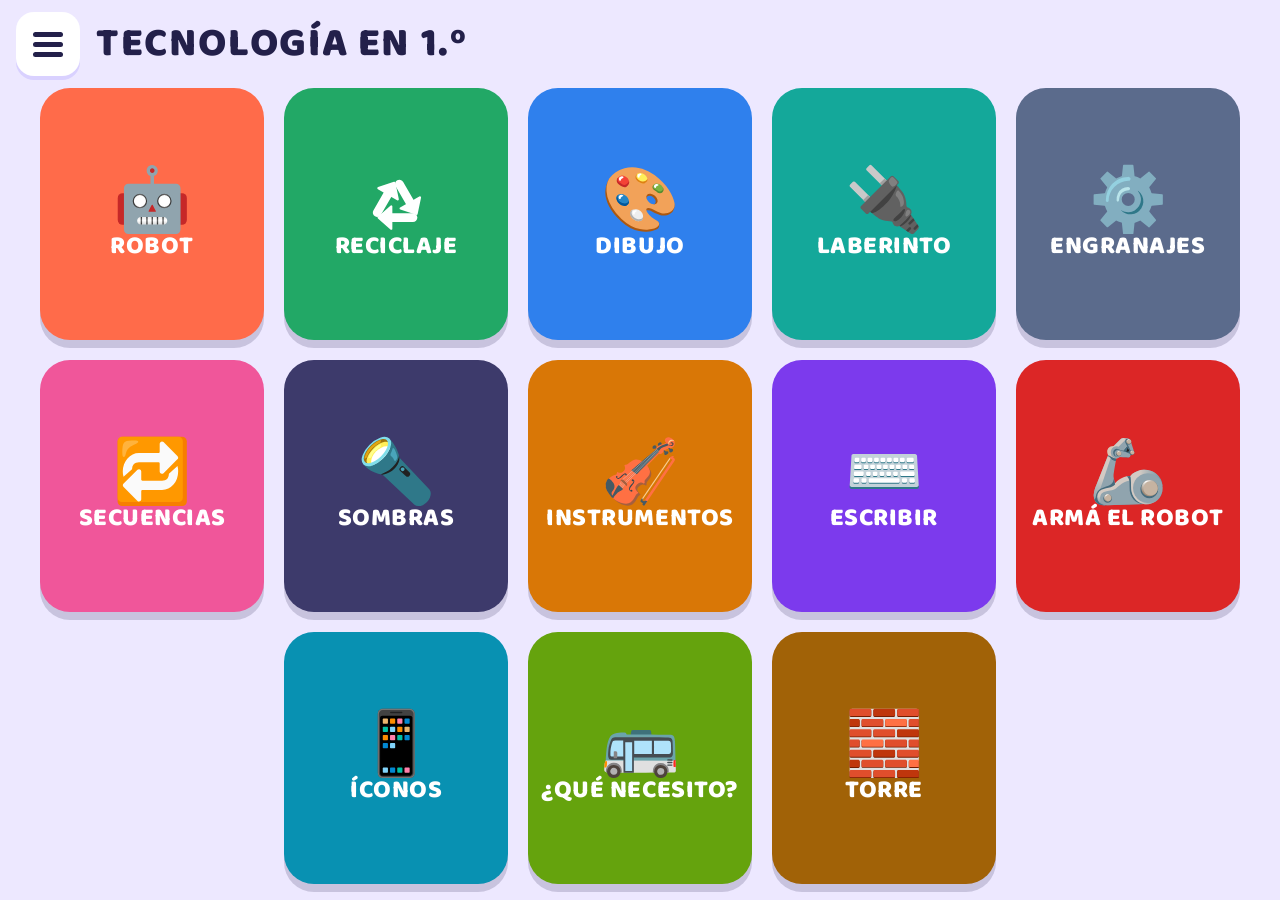
<file: index.html>
<!doctype html>
<html lang="es">
<head>
<meta charset="utf-8">
<meta name="viewport" content="width=device-width, initial-scale=1, viewport-fit=cover">
<title>Tecnología en Primero</title>
<link rel="stylesheet" href="https://fonts.googleapis.com/css2?family=Baloo+2:wght@600;800&family=Noto+Color+Emoji&display=swap">
<link rel="stylesheet" href="comun/estilos.css">
<!-- estilos de cada juego (mismo orden que los scripts de abajo) -->
<link rel="stylesheet" href="juegos/robot/estilos.css">
<link rel="stylesheet" href="juegos/reciclaje/estilos.css">
<link rel="stylesheet" href="juegos/dibujo/estilos.css">
<link rel="stylesheet" href="juegos/laberinto/estilos.css">
<link rel="stylesheet" href="juegos/engranajes/estilos.css">
<link rel="stylesheet" href="juegos/secuencias/estilos.css">
<link rel="stylesheet" href="juegos/sombras/estilos.css">
<link rel="stylesheet" href="juegos/instrumentos/estilos.css">
<link rel="stylesheet" href="juegos/escribir/estilos.css">
<link rel="stylesheet" href="juegos/arma-robot/estilos.css">
<link rel="stylesheet" href="juegos/iconos/estilos.css">
<link rel="stylesheet" href="juegos/que-necesito/estilos.css">
<link rel="stylesheet" href="juegos/torre/estilos.css">
<link rel="stylesheet" href="juegos/premio/estilos.css">
</head>
<body>

<div id="app">
  <div class="bar">
    <button class="burger" id="burger" aria-label="MENÚ"><span></span></button>
    <h1 id="title"></h1>
    <div class="dots" id="dots"></div>
  </div>
  <div class="stage" id="stage"></div>
</div>
<div class="scrim" id="scrim" hidden></div>
<nav class="menu" id="menu" hidden></nav>
<button class="fab" id="fab" aria-label="INICIO" hidden>🏠</button>

<!-- 1. DATOS: todo lo que se puede cambiar sin tocar código -->
<script src="datos/textos.js"></script>
<script src="datos/personajes.js"></script>
<script src="datos/fondos.js"></script>
<script src="datos/niveles/robot.js"></script>
<script src="datos/niveles/reciclaje.js"></script>
<script src="datos/niveles/dibujo.js"></script>
<script src="datos/niveles/laberinto.js"></script>
<script src="datos/niveles/engranajes.js"></script>
<script src="datos/niveles/secuencias.js"></script>
<script src="datos/niveles/sombras.js"></script>
<script src="datos/niveles/instrumentos.js"></script>
<script src="datos/niveles/escribir.js"></script>
<script src="datos/niveles/arma-robot.js"></script>
<script src="datos/niveles/iconos.js"></script>
<script src="datos/niveles/que-necesito.js"></script>
<script src="datos/niveles/torre.js"></script>

<!-- 2. NÚCLEO compartido -->
<script src="comun/nucleo.js"></script>
<script src="comun/sonido.js"></script>
<script src="comun/voz.js"></script>
<script src="comun/estrellas.js"></script>
<script src="comun/victoria.js"></script>
<script src="comun/menu.js"></script>
<script src="comun/clasificar.js"></script>

<!-- 3. JUEGOS: el orden de estas líneas es el orden de las fichas en el inicio -->
<script src="juegos/robot/juego.js"></script>
<script src="juegos/reciclaje/juego.js"></script>
<script src="juegos/dibujo/juego.js"></script>
<script src="juegos/laberinto/juego.js"></script>
<script src="juegos/engranajes/juego.js"></script>
<script src="juegos/secuencias/juego.js"></script>
<script src="juegos/sombras/juego.js"></script>
<script src="juegos/instrumentos/juego.js"></script>
<script src="juegos/escribir/juego.js"></script>
<script src="juegos/arma-robot/juego.js"></script>
<script src="juegos/iconos/juego.js"></script>
<script src="juegos/que-necesito/juego.js"></script>
<script src="juegos/torre/juego.js"></script>
<script src="juegos/premio/juego.js"></script>
<!-- juegos desactivados (ver README): luz y orden -->

<!-- 4. ARRANQUE: siempre al final -->
<script src="comun/arranque.js"></script>
</body>
</html>
</file>
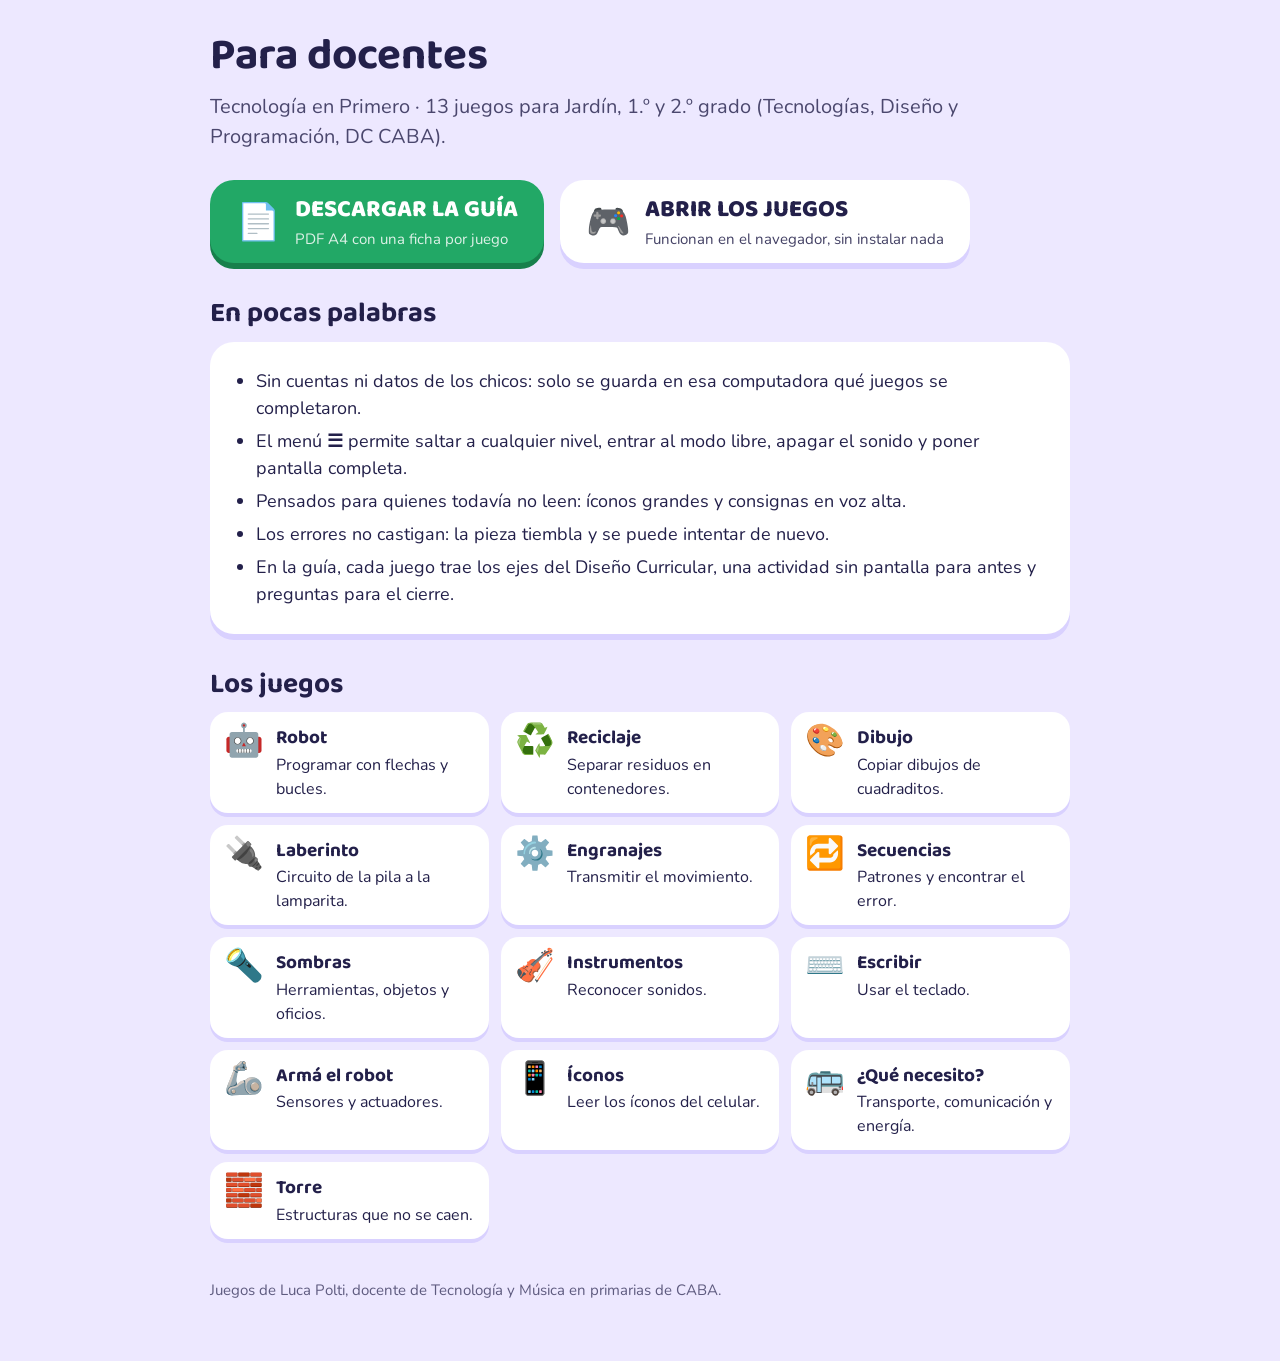
<file: docentes/index.html>
<!doctype html>
<html lang="es">
<head>
<meta charset="utf-8">
<meta name="viewport" content="width=device-width, initial-scale=1">
<title>Para docentes · Tecnología en Primero</title>
<link rel="stylesheet" href="https://fonts.googleapis.com/css2?family=Baloo+2:wght@600;800&family=Nunito:wght@400;700&family=Noto+Color+Emoji&display=swap">
<style>
:root{--bg:#EDE8FF;--ink:#23204A;--card:#FFFFFF;--soft:#D9D1FF;--ok:#22A866;
  --emoji:"Segoe UI Emoji","Apple Color Emoji","Noto Color Emoji",sans-serif}
*{box-sizing:border-box}
body{margin:0;background:var(--bg);color:var(--ink);font-family:Nunito,"Trebuchet MS",Arial,var(--emoji);font-size:18px;line-height:1.5;padding:0 16px}
main{max-width:860px;margin:0 auto;padding:32px 0 60px}
h1,h2{font-family:"Baloo 2","Trebuchet MS",Arial,var(--emoji);line-height:1.1;margin:0 0 12px}
h1{font-size:44px}
h2{font-size:28px;margin-top:36px}
.sub{font-size:20px;margin:0 0 28px;opacity:.8}
.botones{display:flex;flex-wrap:wrap;gap:16px}
.btn{display:flex;align-items:center;gap:14px;min-height:72px;padding:12px 26px;border-radius:24px;font-family:"Baloo 2",Arial,sans-serif;font-weight:800;font-size:24px;text-decoration:none;color:var(--ink);background:var(--card);box-shadow:0 6px 0 var(--soft)}
.btn:active{transform:translateY(4px);box-shadow:0 2px 0 var(--soft)}
.btn:focus-visible{outline:4px solid var(--ink);outline-offset:3px}
.btn .i{font-size:36px;font-family:var(--emoji)}
.btn.prin{background:var(--ok);color:#fff;box-shadow:0 6px 0 #17804C}
.btn small{display:block;font-family:Nunito,Arial,sans-serif;font-weight:400;font-size:15px;opacity:.85}
.card{background:var(--card);border-radius:24px;padding:20px 24px;box-shadow:0 6px 0 var(--soft)}
ul{margin:0;padding-left:1.2em}
li{margin:6px 0}
.juegos{display:grid;grid-template-columns:repeat(auto-fill,minmax(240px,1fr));gap:12px;list-style:none;padding:0}
.juegos li{display:flex;gap:12px;align-items:flex-start;background:var(--card);border-radius:18px;padding:12px 14px;margin:0;box-shadow:0 4px 0 var(--soft);font-size:16px}
.juegos .i{font-size:32px;line-height:1;font-family:var(--emoji)}
.juegos b{display:block;font-family:"Baloo 2",Arial,sans-serif;font-size:19px}
footer{margin-top:40px;font-size:15px;opacity:.7}
</style>
</head>
<body>
<main>
  <h1>Para docentes</h1>
  <p class="sub">Tecnología en Primero · 13 juegos para Jardín, 1.º y 2.º grado (Tecnologías, Diseño y Programación, DC CABA).</p>

  <div class="botones">
    <a class="btn prin" href="guia-docente.pdf" download><span class="i">📄</span><span>DESCARGAR LA GUÍA<small>PDF A4 con una ficha por juego</small></span></a>
    <a class="btn" href="../index.html"><span class="i">🎮</span><span>ABRIR LOS JUEGOS<small>Funcionan en el navegador, sin instalar nada</small></span></a>
  </div>

  <h2>En pocas palabras</h2>
  <div class="card">
    <ul>
      <li>Sin cuentas ni datos de los chicos: solo se guarda en esa computadora qué juegos se completaron.</li>
      <li>El menú <b>☰</b> permite saltar a cualquier nivel, entrar al modo libre, apagar el sonido y poner pantalla completa.</li>
      <li>Pensados para quienes todavía no leen: íconos grandes y consignas en voz alta.</li>
      <li>Los errores no castigan: la pieza tiembla y se puede intentar de nuevo.</li>
      <li>En la guía, cada juego trae los ejes del Diseño Curricular, una actividad sin pantalla para antes y preguntas para el cierre.</li>
    </ul>
  </div>

  <h2>Los juegos</h2>
  <ul class="juegos">
    <li><span class="i">🤖</span><span><b>Robot</b>Programar con flechas y bucles.</span></li>
    <li><span class="i">♻️</span><span><b>Reciclaje</b>Separar residuos en contenedores.</span></li>
    <li><span class="i">🎨</span><span><b>Dibujo</b>Copiar dibujos de cuadraditos.</span></li>
    <li><span class="i">🔌</span><span><b>Laberinto</b>Circuito de la pila a la lamparita.</span></li>
    <li><span class="i">⚙️</span><span><b>Engranajes</b>Transmitir el movimiento.</span></li>
    <li><span class="i">🔁</span><span><b>Secuencias</b>Patrones y encontrar el error.</span></li>
    <li><span class="i">🔦</span><span><b>Sombras</b>Herramientas, objetos y oficios.</span></li>
    <li><span class="i">🎻</span><span><b>Instrumentos</b>Reconocer sonidos.</span></li>
    <li><span class="i">⌨️</span><span><b>Escribir</b>Usar el teclado.</span></li>
    <li><span class="i">🦾</span><span><b>Armá el robot</b>Sensores y actuadores.</span></li>
    <li><span class="i">📱</span><span><b>Íconos</b>Leer los íconos del celular.</span></li>
    <li><span class="i">🚌</span><span><b>¿Qué necesito?</b>Transporte, comunicación y energía.</span></li>
    <li><span class="i">🧱</span><span><b>Torre</b>Estructuras que no se caen.</span></li>
  </ul>

  <footer>Juegos de Luca Polti, docente de Tecnología y Música en primarias de CABA.</footer>
</main>
</body>
</html>
</file>
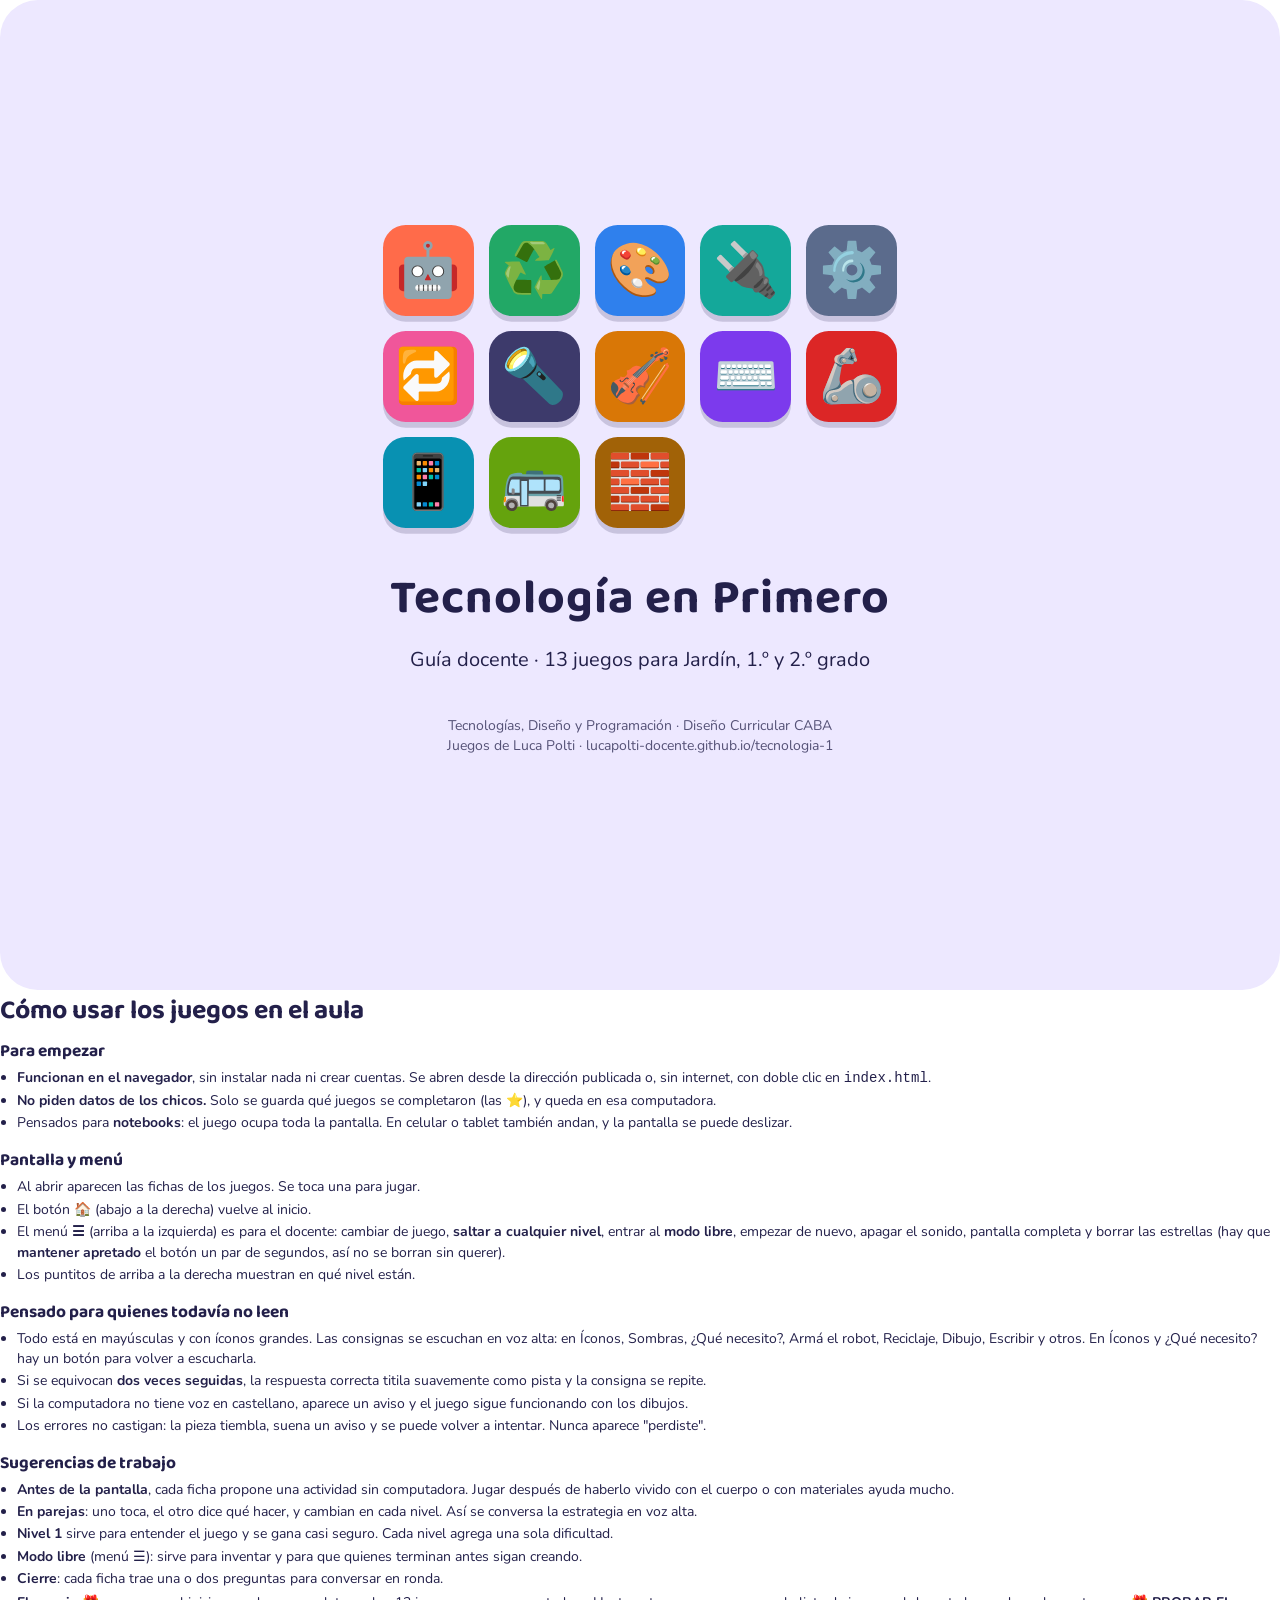
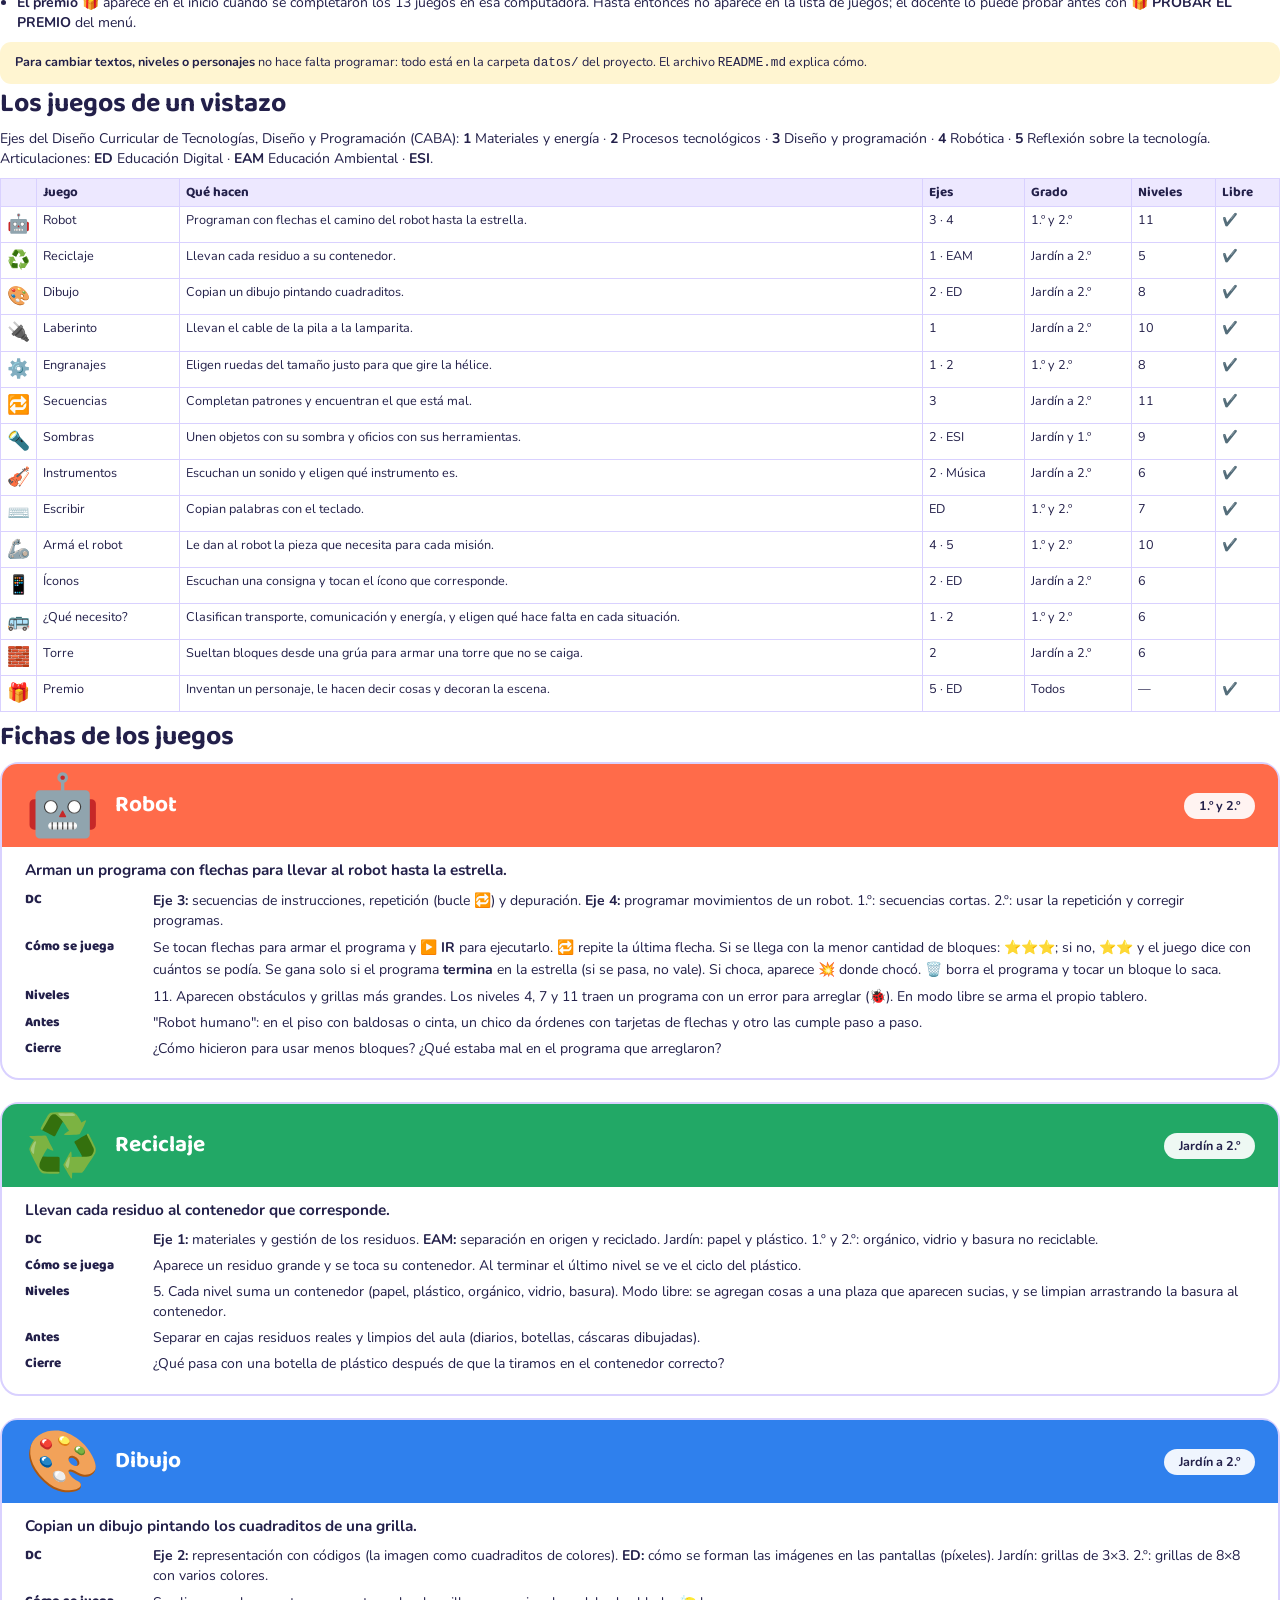
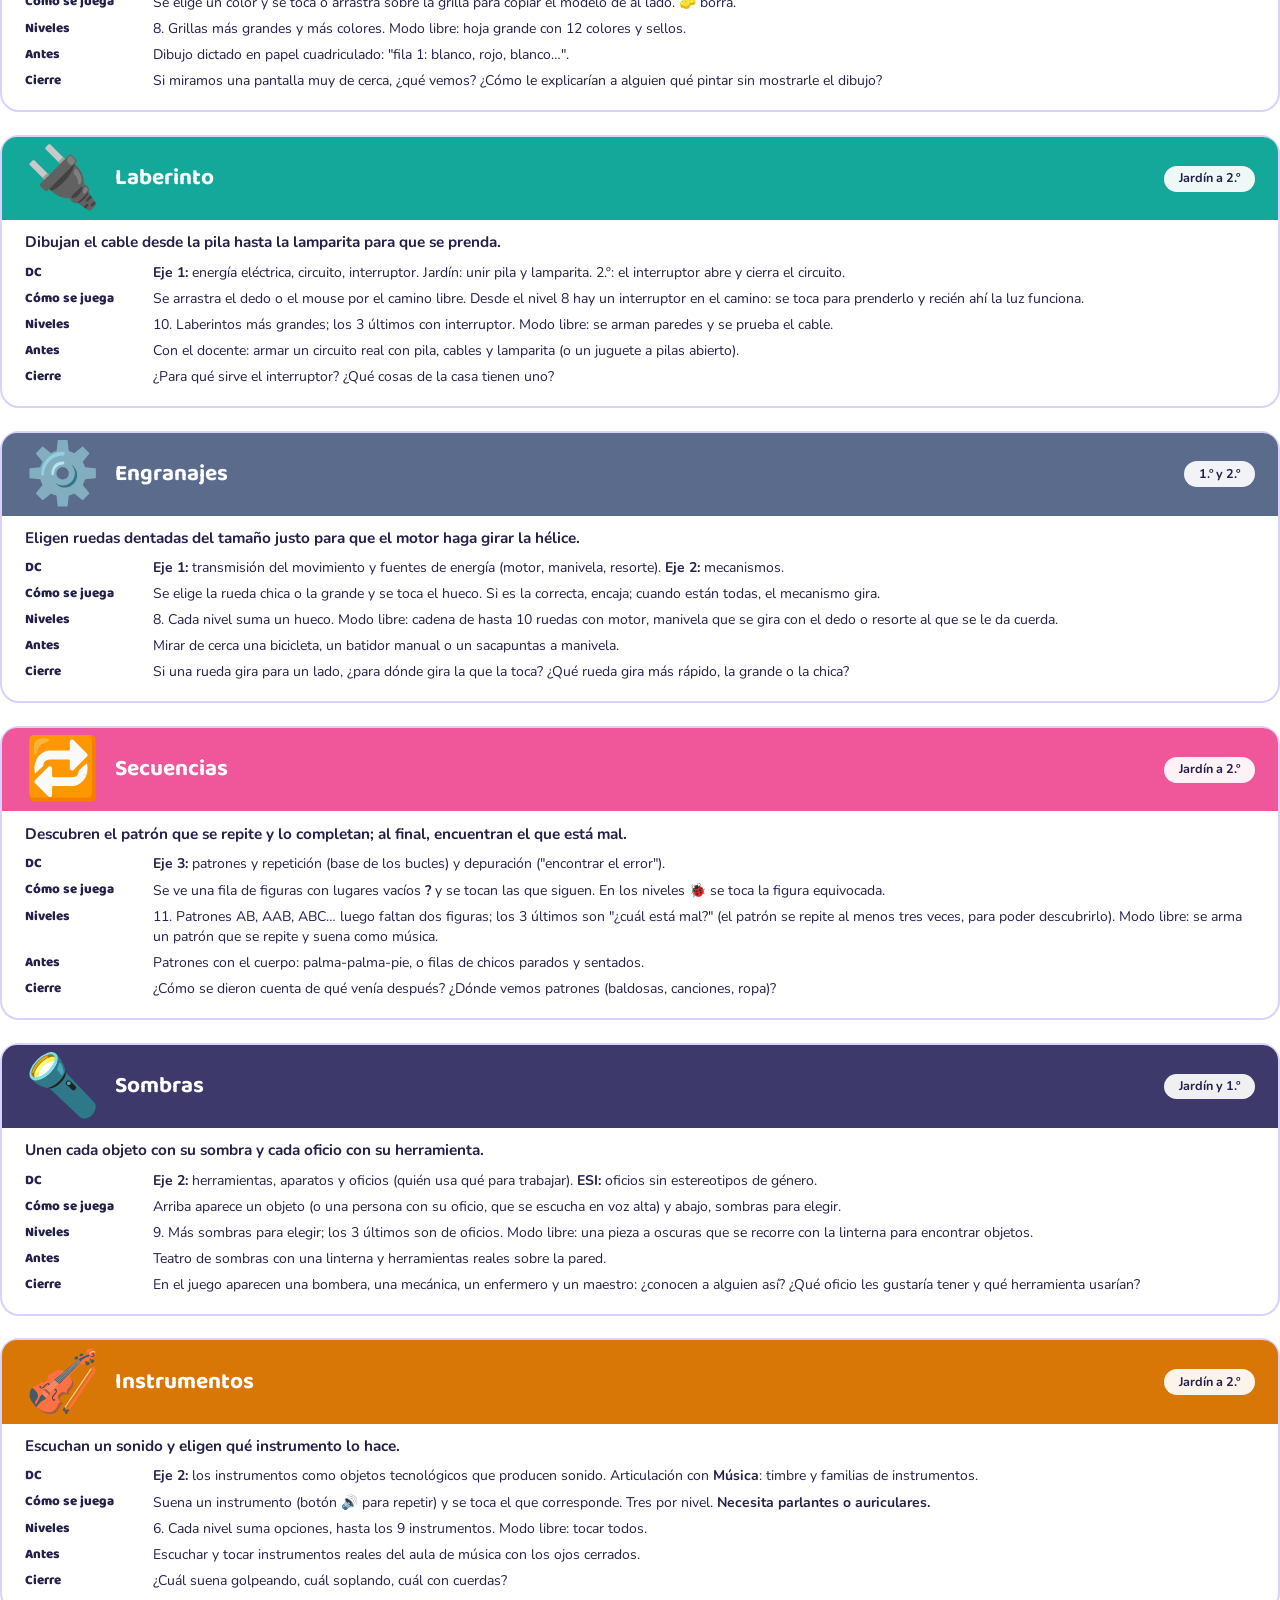
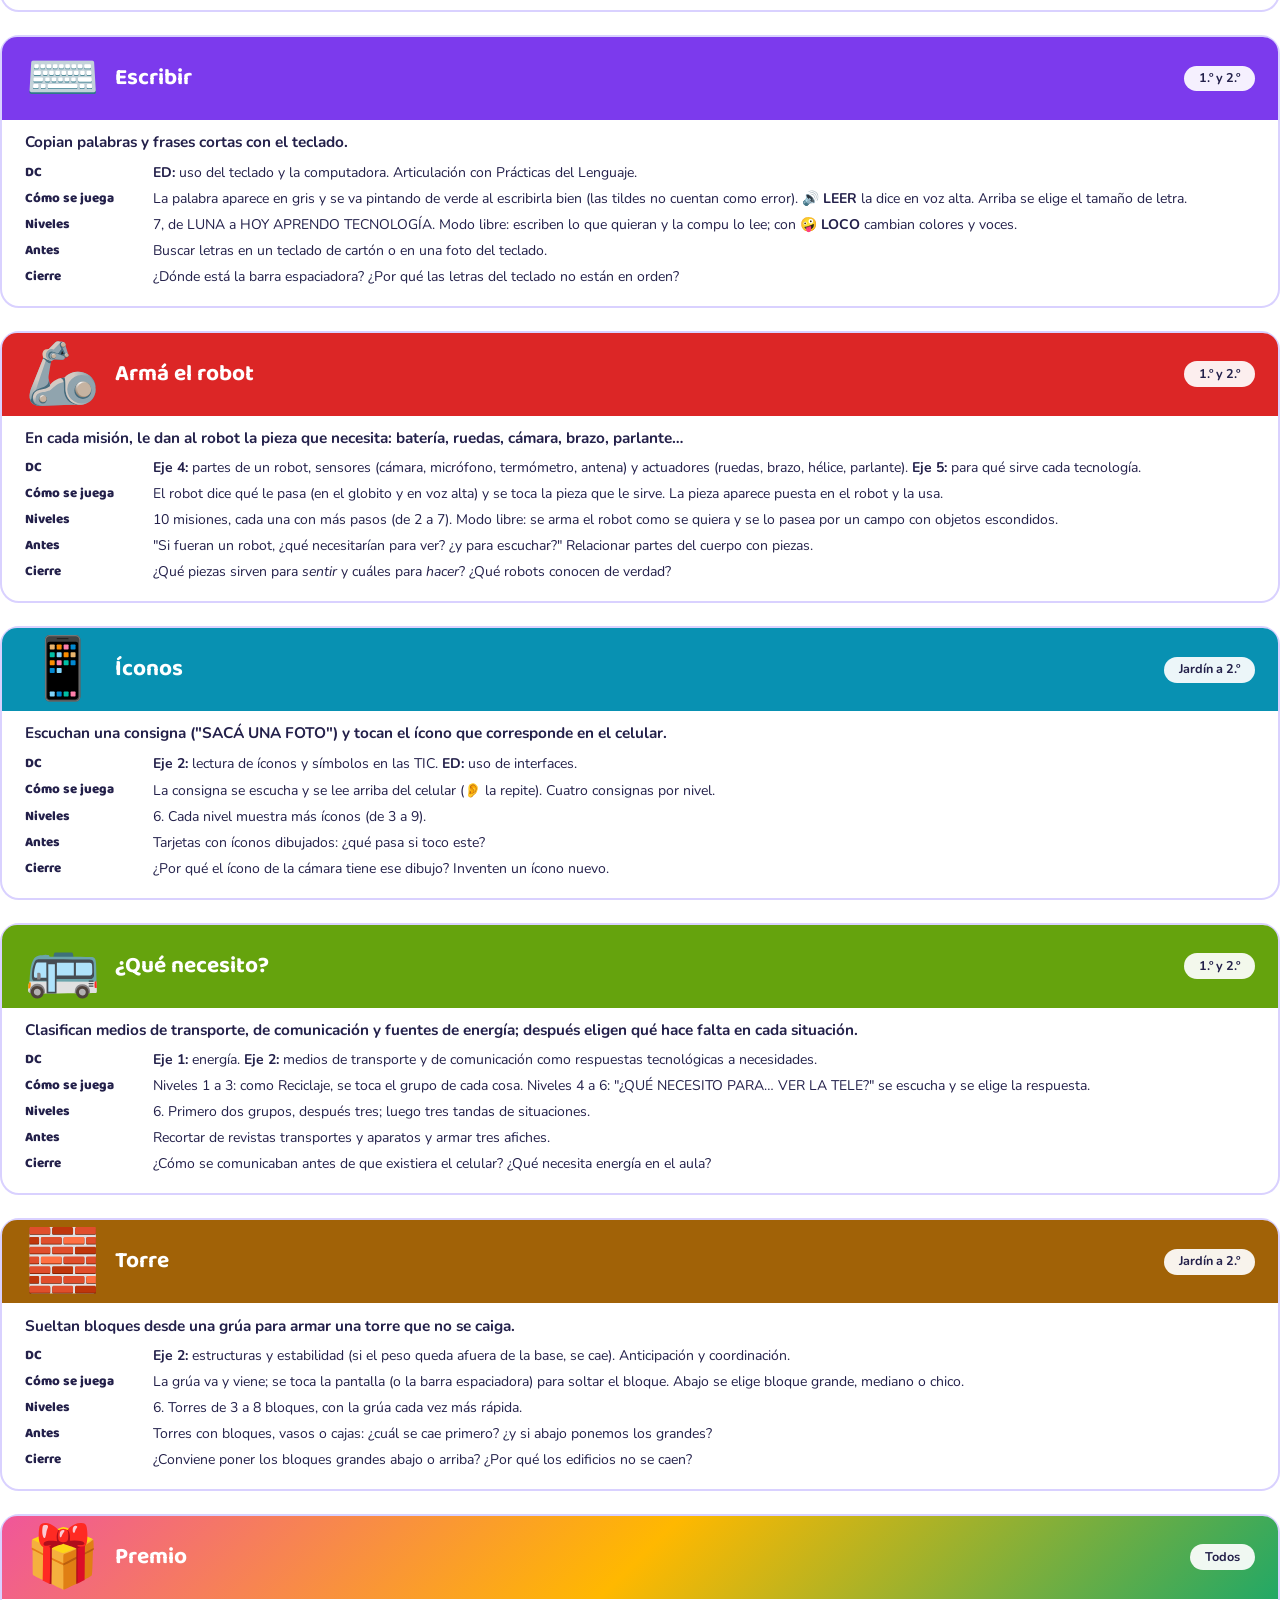
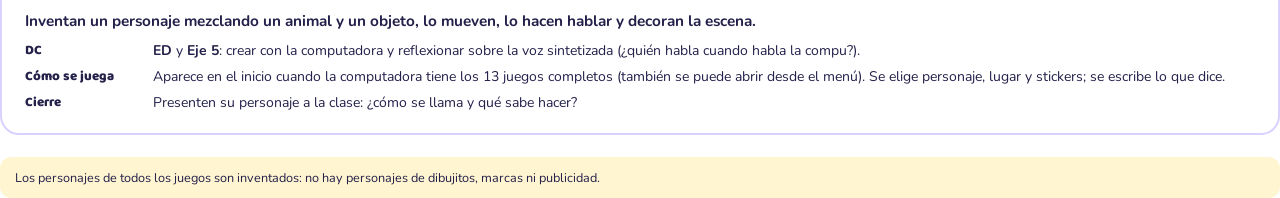
<file: docentes/guia-docente.html>
<!doctype html>
<html lang="es">
<head>
<meta charset="utf-8">
<meta name="viewport" content="width=device-width, initial-scale=1">
<title>Guía docente · Tecnología en Primero</title>
<link rel="stylesheet" href="https://fonts.googleapis.com/css2?family=Baloo+2:wght@600;800&family=Nunito:wght@400;700&family=Noto+Color+Emoji&display=swap">
<style>
/* Para regenerar el PDF: abrir este archivo en Chrome → Imprimir → Guardar como PDF (A4, sin márgenes extra, con gráficos de fondo) */
@page{size:A4;margin:16mm 15mm 16mm 15mm}
:root{--ink:#23204A;--bg:#EDE8FF;--soft:#D9D1FF;--emoji:"Segoe UI Emoji","Apple Color Emoji","Noto Color Emoji",sans-serif}
*{box-sizing:border-box}
body{margin:0;font-family:Nunito,"Trebuchet MS",Arial,var(--emoji);color:var(--ink);font-size:10.5pt;line-height:1.45;-webkit-print-color-adjust:exact;print-color-adjust:exact}
h1,h2,h3{font-family:"Baloo 2","Trebuchet MS",Arial,var(--emoji);line-height:1.1;margin:0 0 .4em}
h2{font-size:20pt;margin-top:.2em}
h3{font-size:13pt;margin-top:1em}
p{margin:.3em 0 .6em}
ul{margin:.2em 0 .6em;padding-left:1.2em}
li{margin:.15em 0}
.pagina{page-break-after:always;break-after:page}
.pagina:last-child{page-break-after:auto;break-after:auto}
.emo{font-family:var(--emoji)}

/* portada */
.portada{height:262mm;display:flex;flex-direction:column;justify-content:center;align-items:center;text-align:center;background:var(--bg);border-radius:10mm;padding:20mm}
.portada .grilla{display:grid;grid-template-columns:repeat(5,1fr);gap:4mm;margin-bottom:12mm}
.portada .grilla span{width:24mm;height:24mm;border-radius:6mm;display:grid;place-items:center;font-size:14mm;font-family:var(--emoji);box-shadow:0 1.5mm 0 rgba(35,32,74,.18)}
.portada h1{font-size:36pt;letter-spacing:.02em}
.portada .sub{font-size:15pt;margin:0 0 10mm}
.portada .pie{font-size:10.5pt;opacity:.75}

/* tablas */
table{width:100%;border-collapse:collapse;font-size:9.5pt;margin:.4em 0 .8em}
th,td{border:1px solid var(--soft);padding:4px 6px;vertical-align:top;text-align:left}
th{background:var(--bg);font-family:"Baloo 2",Arial,sans-serif;font-size:10pt}
td.ico{font-family:var(--emoji);font-size:14pt;text-align:center;width:9mm}

/* fichas */
.ficha{border:2px solid var(--soft);border-radius:5mm;padding:5mm 6mm;margin-bottom:6mm;break-inside:avoid;page-break-inside:avoid}
.ficha header{display:flex;align-items:center;gap:4mm;margin:-5mm -6mm 3mm;padding:3mm 6mm;border-radius:4mm 4mm 0 0;color:#fff}
.ficha header .i{font-size:16mm;line-height:1;font-family:var(--emoji)}
.ficha header h3{margin:0;font-size:17pt;color:#fff}
.ficha header .grado{margin-left:auto;background:rgba(255,255,255,.92);color:var(--ink);border-radius:99px;padding:1mm 4mm;font-weight:700;font-size:9.5pt;white-space:nowrap}
.ficha .que{font-size:11.5pt;font-weight:700}
.ficha dl{display:grid;grid-template-columns:30mm 1fr;gap:1.5mm 4mm;margin:2mm 0 0}
.ficha dt{font-family:"Baloo 2",Arial,sans-serif;font-weight:800;font-size:10pt}
.ficha dd{margin:0}
.nota{background:#FFF5D1;border-radius:3mm;padding:3mm 4mm;font-size:9.5pt}
.recy{display:inline-block;width:1em;height:1em;vertical-align:-.14em}
</style>
</head>
<body>

<!-- PORTADA -->
<section class="pagina">
  <div class="portada">
    <div class="grilla">
      <span style="background:#FF6B4A">🤖</span><span style="background:#22A866">♻️</span><span style="background:#2F80ED">🎨</span><span style="background:#14A89A">🔌</span><span style="background:#5B6B8C">⚙️</span>
      <span style="background:#F0569A">🔁</span><span style="background:#3D3A6B">🔦</span><span style="background:#D97706">🎻</span><span style="background:#7C3AED">⌨️</span><span style="background:#DC2626">🦾</span>
      <span style="background:#0891B2">📱</span><span style="background:#65A30D">🚌</span><span style="background:#A16207">🧱</span>
    </div>
    <h1>Tecnología en Primero</h1>
    <p class="sub">Guía docente · 13 juegos para Jardín, 1.º y 2.º grado</p>
    <p class="pie">Tecnologías, Diseño y Programación · Diseño Curricular CABA<br>Juegos de Luca Polti · lucapolti-docente.github.io/tecnologia-1</p>
  </div>
</section>

<!-- CÓMO USAR -->
<section class="pagina">
  <h2>Cómo usar los juegos en el aula</h2>
  <h3>Para empezar</h3>
  <ul>
    <li><b>Funcionan en el navegador</b>, sin instalar nada ni crear cuentas. Se abren desde la dirección publicada o, sin internet, con doble clic en <code>index.html</code>.</li>
    <li><b>No piden datos de los chicos.</b> Solo se guarda qué juegos se completaron (las ⭐), y queda en esa computadora.</li>
    <li>Pensados para <b>notebooks</b>: el juego ocupa toda la pantalla. En celular o tablet también andan, y la pantalla se puede deslizar.</li>
  </ul>
  <h3>Pantalla y menú</h3>
  <ul>
    <li>Al abrir aparecen las fichas de los juegos. Se toca una para jugar.</li>
    <li>El botón <span class="emo">🏠</span> (abajo a la derecha) vuelve al inicio.</li>
    <li>El menú <b>☰</b> (arriba a la izquierda) es para el docente: cambiar de juego, <b>saltar a cualquier nivel</b>, entrar al <b>modo libre</b>, empezar de nuevo, apagar el sonido, pantalla completa y borrar las estrellas (hay que <b>mantener apretado</b> el botón un par de segundos, así no se borran sin querer).</li>
    <li>Los puntitos de arriba a la derecha muestran en qué nivel están.</li>
  </ul>
  <h3>Pensado para quienes todavía no leen</h3>
  <ul>
    <li>Todo está en mayúsculas y con íconos grandes. Las consignas se escuchan en voz alta: en Íconos, Sombras, ¿Qué necesito?, Armá el robot, Reciclaje, Dibujo, Escribir y otros. En Íconos y ¿Qué necesito? hay un botón para volver a escucharla.</li>
    <li>Si se equivocan <b>dos veces seguidas</b>, la respuesta correcta titila suavemente como pista y la consigna se repite.</li>
    <li>Si la computadora no tiene voz en castellano, aparece un aviso y el juego sigue funcionando con los dibujos.</li>
    <li>Los errores no castigan: la pieza tiembla, suena un aviso y se puede volver a intentar. Nunca aparece "perdiste".</li>
  </ul>
  <h3>Sugerencias de trabajo</h3>
  <ul>
    <li><b>Antes de la pantalla</b>, cada ficha propone una actividad sin computadora. Jugar después de haberlo vivido con el cuerpo o con materiales ayuda mucho.</li>
    <li><b>En parejas</b>: uno toca, el otro dice qué hacer, y cambian en cada nivel. Así se conversa la estrategia en voz alta.</li>
    <li><b>Nivel 1</b> sirve para entender el juego y se gana casi seguro. Cada nivel agrega una sola dificultad.</li>
    <li><b>Modo libre</b> (menú ☰): sirve para inventar y para que quienes terminan antes sigan creando.</li>
    <li><b>Cierre</b>: cada ficha trae una o dos preguntas para conversar en ronda.</li>
    <li><b>El premio <span class="emo">🎁</span></b> aparece en el inicio cuando se completaron los 13 juegos en esa computadora. Hasta entonces no aparece en la lista de juegos; el docente lo puede probar antes con <b>🎁 PROBAR EL PREMIO</b> del menú.</li>
  </ul>
  <div class="nota"><b>Para cambiar textos, niveles o personajes</b> no hace falta programar: todo está en la carpeta <code>datos/</code> del proyecto. El archivo <code>README.md</code> explica cómo.</div>
</section>

<!-- TABLA -->
<section class="pagina">
  <h2>Los juegos de un vistazo</h2>
  <p>Ejes del Diseño Curricular de Tecnologías, Diseño y Programación (CABA):
    <b>1</b> Materiales y energía · <b>2</b> Procesos tecnológicos · <b>3</b> Diseño y programación · <b>4</b> Robótica · <b>5</b> Reflexión sobre la tecnología.
    Articulaciones: <b>ED</b> Educación Digital · <b>EAM</b> Educación Ambiental · <b>ESI</b>.</p>
  <table>
    <tr><th></th><th>Juego</th><th>Qué hacen</th><th>Ejes</th><th>Grado</th><th>Niveles</th><th>Libre</th></tr>
    <tr><td class="ico">🤖</td><td>Robot</td><td>Programan con flechas el camino del robot hasta la estrella.</td><td>3 · 4</td><td>1.º y 2.º</td><td>11</td><td>✔</td></tr>
    <tr><td class="ico">♻️</td><td>Reciclaje</td><td>Llevan cada residuo a su contenedor.</td><td>1 · EAM</td><td>Jardín a 2.º</td><td>5</td><td>✔</td></tr>
    <tr><td class="ico">🎨</td><td>Dibujo</td><td>Copian un dibujo pintando cuadraditos.</td><td>2 · ED</td><td>Jardín a 2.º</td><td>8</td><td>✔</td></tr>
    <tr><td class="ico">🔌</td><td>Laberinto</td><td>Llevan el cable de la pila a la lamparita.</td><td>1</td><td>Jardín a 2.º</td><td>10</td><td>✔</td></tr>
    <tr><td class="ico">⚙️</td><td>Engranajes</td><td>Eligen ruedas del tamaño justo para que gire la hélice.</td><td>1 · 2</td><td>1.º y 2.º</td><td>8</td><td>✔</td></tr>
    <tr><td class="ico">🔁</td><td>Secuencias</td><td>Completan patrones y encuentran el que está mal.</td><td>3</td><td>Jardín a 2.º</td><td>11</td><td>✔</td></tr>
    <tr><td class="ico">🔦</td><td>Sombras</td><td>Unen objetos con su sombra y oficios con sus herramientas.</td><td>2 · ESI</td><td>Jardín y 1.º</td><td>9</td><td>✔</td></tr>
    <tr><td class="ico">🎻</td><td>Instrumentos</td><td>Escuchan un sonido y eligen qué instrumento es.</td><td>2 · Música</td><td>Jardín a 2.º</td><td>6</td><td>✔</td></tr>
    <tr><td class="ico">⌨️</td><td>Escribir</td><td>Copian palabras con el teclado.</td><td>ED</td><td>1.º y 2.º</td><td>7</td><td>✔</td></tr>
    <tr><td class="ico">🦾</td><td>Armá el robot</td><td>Le dan al robot la pieza que necesita para cada misión.</td><td>4 · 5</td><td>1.º y 2.º</td><td>10</td><td>✔</td></tr>
    <tr><td class="ico">📱</td><td>Íconos</td><td>Escuchan una consigna y tocan el ícono que corresponde.</td><td>2 · ED</td><td>Jardín a 2.º</td><td>6</td><td></td></tr>
    <tr><td class="ico">🚌</td><td>¿Qué necesito?</td><td>Clasifican transporte, comunicación y energía, y eligen qué hace falta en cada situación.</td><td>1 · 2</td><td>1.º y 2.º</td><td>6</td><td></td></tr>
    <tr><td class="ico">🧱</td><td>Torre</td><td>Sueltan bloques desde una grúa para armar una torre que no se caiga.</td><td>2</td><td>Jardín a 2.º</td><td>6</td><td></td></tr>
    <tr><td class="ico">🎁</td><td>Premio</td><td>Inventan un personaje, le hacen decir cosas y decoran la escena.</td><td>5 · ED</td><td>Todos</td><td>—</td><td>✔</td></tr>
  </table>
</section>

<!-- FICHAS -->
<section class="pagina">
  <h2>Fichas de los juegos</h2>

  <div class="ficha"><header style="background:#FF6B4A"><span class="i">🤖</span><h3>Robot</h3><span class="grado">1.º y 2.º</span></header>
    <p class="que">Arman un programa con flechas para llevar al robot hasta la estrella.</p>
    <dl>
      <dt>DC</dt><dd><b>Eje 3:</b> secuencias de instrucciones, repetición (bucle <span class="emo">🔁</span>) y depuración. <b>Eje 4:</b> programar movimientos de un robot. 1.º: secuencias cortas. 2.º: usar la repetición y corregir programas.</dd>
      <dt>Cómo se juega</dt><dd>Se tocan flechas para armar el programa y <b>▶ IR</b> para ejecutarlo. <span class="emo">🔁</span> repite la última flecha. Si se llega con la menor cantidad de bloques: <span class="emo">⭐⭐⭐</span>; si no, <span class="emo">⭐⭐</span> y el juego dice con cuántos se podía. Se gana solo si el programa <b>termina</b> en la estrella (si se pasa, no vale). Si choca, aparece <span class="emo">💥</span> donde chocó. <span class="emo">🗑️</span> borra el programa y tocar un bloque lo saca.</dd>
      <dt>Niveles</dt><dd>11. Aparecen obstáculos y grillas más grandes. Los niveles 4, 7 y 11 traen un programa con un error para arreglar (<span class="emo">🐞</span>). En modo libre se arma el propio tablero.</dd>
      <dt>Antes</dt><dd>"Robot humano": en el piso con baldosas o cinta, un chico da órdenes con tarjetas de flechas y otro las cumple paso a paso.</dd>
      <dt>Cierre</dt><dd>¿Cómo hicieron para usar menos bloques? ¿Qué estaba mal en el programa que arreglaron?</dd>
    </dl></div>

  <div class="ficha"><header style="background:#22A866"><span class="i">♻️</span><h3>Reciclaje</h3><span class="grado">Jardín a 2.º</span></header>
    <p class="que">Llevan cada residuo al contenedor que corresponde.</p>
    <dl>
      <dt>DC</dt><dd><b>Eje 1:</b> materiales y gestión de los residuos. <b>EAM:</b> separación en origen y reciclado. Jardín: papel y plástico. 1.º y 2.º: orgánico, vidrio y basura no reciclable.</dd>
      <dt>Cómo se juega</dt><dd>Aparece un residuo grande y se toca su contenedor. Al terminar el último nivel se ve el ciclo del plástico.</dd>
      <dt>Niveles</dt><dd>5. Cada nivel suma un contenedor (papel, plástico, orgánico, vidrio, basura). Modo libre: se agregan cosas a una plaza que aparecen sucias, y se limpian arrastrando la basura al contenedor.</dd>
      <dt>Antes</dt><dd>Separar en cajas residuos reales y limpios del aula (diarios, botellas, cáscaras dibujadas).</dd>
      <dt>Cierre</dt><dd>¿Qué pasa con una botella de plástico después de que la tiramos en el contenedor correcto?</dd>
    </dl></div>
</section>

<section class="pagina">
  <div class="ficha"><header style="background:#2F80ED"><span class="i">🎨</span><h3>Dibujo</h3><span class="grado">Jardín a 2.º</span></header>
    <p class="que">Copian un dibujo pintando los cuadraditos de una grilla.</p>
    <dl>
      <dt>DC</dt><dd><b>Eje 2:</b> representación con códigos (la imagen como cuadraditos de colores). <b>ED:</b> cómo se forman las imágenes en las pantallas (píxeles). Jardín: grillas de 3×3. 2.º: grillas de 8×8 con varios colores.</dd>
      <dt>Cómo se juega</dt><dd>Se elige un color y se toca o arrastra sobre la grilla para copiar el modelo de al lado. <span class="emo">🧽</span> borra.</dd>
      <dt>Niveles</dt><dd>8. Grillas más grandes y más colores. Modo libre: hoja grande con 12 colores y sellos.</dd>
      <dt>Antes</dt><dd>Dibujo dictado en papel cuadriculado: "fila 1: blanco, rojo, blanco…".</dd>
      <dt>Cierre</dt><dd>Si miramos una pantalla muy de cerca, ¿qué vemos? ¿Cómo le explicarían a alguien qué pintar sin mostrarle el dibujo?</dd>
    </dl></div>

  <div class="ficha"><header style="background:#14A89A"><span class="i">🔌</span><h3>Laberinto</h3><span class="grado">Jardín a 2.º</span></header>
    <p class="que">Dibujan el cable desde la pila hasta la lamparita para que se prenda.</p>
    <dl>
      <dt>DC</dt><dd><b>Eje 1:</b> energía eléctrica, circuito, interruptor. Jardín: unir pila y lamparita. 2.º: el interruptor abre y cierra el circuito.</dd>
      <dt>Cómo se juega</dt><dd>Se arrastra el dedo o el mouse por el camino libre. Desde el nivel 8 hay un interruptor en el camino: se toca para prenderlo y recién ahí la luz funciona.</dd>
      <dt>Niveles</dt><dd>10. Laberintos más grandes; los 3 últimos con interruptor. Modo libre: se arman paredes y se prueba el cable.</dd>
      <dt>Antes</dt><dd>Con el docente: armar un circuito real con pila, cables y lamparita (o un juguete a pilas abierto).</dd>
      <dt>Cierre</dt><dd>¿Para qué sirve el interruptor? ¿Qué cosas de la casa tienen uno?</dd>
    </dl></div>
</section>

<section class="pagina">
  <div class="ficha"><header style="background:#5B6B8C"><span class="i">⚙️</span><h3>Engranajes</h3><span class="grado">1.º y 2.º</span></header>
    <p class="que">Eligen ruedas dentadas del tamaño justo para que el motor haga girar la hélice.</p>
    <dl>
      <dt>DC</dt><dd><b>Eje 1:</b> transmisión del movimiento y fuentes de energía (motor, manivela, resorte). <b>Eje 2:</b> mecanismos.</dd>
      <dt>Cómo se juega</dt><dd>Se elige la rueda chica o la grande y se toca el hueco. Si es la correcta, encaja; cuando están todas, el mecanismo gira.</dd>
      <dt>Niveles</dt><dd>8. Cada nivel suma un hueco. Modo libre: cadena de hasta 10 ruedas con motor, manivela que se gira con el dedo o resorte al que se le da cuerda.</dd>
      <dt>Antes</dt><dd>Mirar de cerca una bicicleta, un batidor manual o un sacapuntas a manivela.</dd>
      <dt>Cierre</dt><dd>Si una rueda gira para un lado, ¿para dónde gira la que la toca? ¿Qué rueda gira más rápido, la grande o la chica?</dd>
    </dl></div>

  <div class="ficha"><header style="background:#F0569A"><span class="i">🔁</span><h3>Secuencias</h3><span class="grado">Jardín a 2.º</span></header>
    <p class="que">Descubren el patrón que se repite y lo completan; al final, encuentran el que está mal.</p>
    <dl>
      <dt>DC</dt><dd><b>Eje 3:</b> patrones y repetición (base de los bucles) y depuración ("encontrar el error").</dd>
      <dt>Cómo se juega</dt><dd>Se ve una fila de figuras con lugares vacíos <b>?</b> y se tocan las que siguen. En los niveles <span class="emo">🐞</span> se toca la figura equivocada.</dd>
      <dt>Niveles</dt><dd>11. Patrones AB, AAB, ABC… luego faltan dos figuras; los 3 últimos son "¿cuál está mal?" (el patrón se repite al menos tres veces, para poder descubrirlo). Modo libre: se arma un patrón que se repite y suena como música.</dd>
      <dt>Antes</dt><dd>Patrones con el cuerpo: palma-palma-pie, o filas de chicos parados y sentados.</dd>
      <dt>Cierre</dt><dd>¿Cómo se dieron cuenta de qué venía después? ¿Dónde vemos patrones (baldosas, canciones, ropa)?</dd>
    </dl></div>
</section>

<section class="pagina">
  <div class="ficha"><header style="background:#3D3A6B"><span class="i">🔦</span><h3>Sombras</h3><span class="grado">Jardín y 1.º</span></header>
    <p class="que">Unen cada objeto con su sombra y cada oficio con su herramienta.</p>
    <dl>
      <dt>DC</dt><dd><b>Eje 2:</b> herramientas, aparatos y oficios (quién usa qué para trabajar). <b>ESI:</b> oficios sin estereotipos de género.</dd>
      <dt>Cómo se juega</dt><dd>Arriba aparece un objeto (o una persona con su oficio, que se escucha en voz alta) y abajo, sombras para elegir.</dd>
      <dt>Niveles</dt><dd>9. Más sombras para elegir; los 3 últimos son de oficios. Modo libre: una pieza a oscuras que se recorre con la linterna para encontrar objetos.</dd>
      <dt>Antes</dt><dd>Teatro de sombras con una linterna y herramientas reales sobre la pared.</dd>
      <dt>Cierre</dt><dd>En el juego aparecen una bombera, una mecánica, un enfermero y un maestro: ¿conocen a alguien así? ¿Qué oficio les gustaría tener y qué herramienta usarían?</dd>
    </dl></div>

  <div class="ficha"><header style="background:#D97706"><span class="i">🎻</span><h3>Instrumentos</h3><span class="grado">Jardín a 2.º</span></header>
    <p class="que">Escuchan un sonido y eligen qué instrumento lo hace.</p>
    <dl>
      <dt>DC</dt><dd><b>Eje 2:</b> los instrumentos como objetos tecnológicos que producen sonido. Articulación con <b>Música</b>: timbre y familias de instrumentos.</dd>
      <dt>Cómo se juega</dt><dd>Suena un instrumento (botón <span class="emo">🔊</span> para repetir) y se toca el que corresponde. Tres por nivel. <b>Necesita parlantes o auriculares.</b></dd>
      <dt>Niveles</dt><dd>6. Cada nivel suma opciones, hasta los 9 instrumentos. Modo libre: tocar todos.</dd>
      <dt>Antes</dt><dd>Escuchar y tocar instrumentos reales del aula de música con los ojos cerrados.</dd>
      <dt>Cierre</dt><dd>¿Cuál suena golpeando, cuál soplando, cuál con cuerdas?</dd>
    </dl></div>
</section>

<section class="pagina">
  <div class="ficha"><header style="background:#7C3AED"><span class="i">⌨️</span><h3>Escribir</h3><span class="grado">1.º y 2.º</span></header>
    <p class="que">Copian palabras y frases cortas con el teclado.</p>
    <dl>
      <dt>DC</dt><dd><b>ED:</b> uso del teclado y la computadora. Articulación con Prácticas del Lenguaje.</dd>
      <dt>Cómo se juega</dt><dd>La palabra aparece en gris y se va pintando de verde al escribirla bien (las tildes no cuentan como error). <b>🔊 LEER</b> la dice en voz alta. Arriba se elige el tamaño de letra.</dd>
      <dt>Niveles</dt><dd>7, de LUNA a HOY APRENDO TECNOLOGÍA. Modo libre: escriben lo que quieran y la compu lo lee; con <b>🤪 LOCO</b> cambian colores y voces.</dd>
      <dt>Antes</dt><dd>Buscar letras en un teclado de cartón o en una foto del teclado.</dd>
      <dt>Cierre</dt><dd>¿Dónde está la barra espaciadora? ¿Por qué las letras del teclado no están en orden?</dd>
    </dl></div>

  <div class="ficha"><header style="background:#DC2626"><span class="i">🦾</span><h3>Armá el robot</h3><span class="grado">1.º y 2.º</span></header>
    <p class="que">En cada misión, le dan al robot la pieza que necesita: batería, ruedas, cámara, brazo, parlante…</p>
    <dl>
      <dt>DC</dt><dd><b>Eje 4:</b> partes de un robot, sensores (cámara, micrófono, termómetro, antena) y actuadores (ruedas, brazo, hélice, parlante). <b>Eje 5:</b> para qué sirve cada tecnología.</dd>
      <dt>Cómo se juega</dt><dd>El robot dice qué le pasa (en el globito y en voz alta) y se toca la pieza que le sirve. La pieza aparece puesta en el robot y la usa.</dd>
      <dt>Niveles</dt><dd>10 misiones, cada una con más pasos (de 2 a 7). Modo libre: se arma el robot como se quiera y se lo pasea por un campo con objetos escondidos.</dd>
      <dt>Antes</dt><dd>"Si fueran un robot, ¿qué necesitarían para ver? ¿y para escuchar?" Relacionar partes del cuerpo con piezas.</dd>
      <dt>Cierre</dt><dd>¿Qué piezas sirven para <i>sentir</i> y cuáles para <i>hacer</i>? ¿Qué robots conocen de verdad?</dd>
    </dl></div>
</section>

<section class="pagina">
  <div class="ficha"><header style="background:#0891B2"><span class="i">📱</span><h3>Íconos</h3><span class="grado">Jardín a 2.º</span></header>
    <p class="que">Escuchan una consigna ("SACÁ UNA FOTO") y tocan el ícono que corresponde en el celular.</p>
    <dl>
      <dt>DC</dt><dd><b>Eje 2:</b> lectura de íconos y símbolos en las TIC. <b>ED:</b> uso de interfaces.</dd>
      <dt>Cómo se juega</dt><dd>La consigna se escucha y se lee arriba del celular (<span class="emo">👂</span> la repite). Cuatro consignas por nivel.</dd>
      <dt>Niveles</dt><dd>6. Cada nivel muestra más íconos (de 3 a 9).</dd>
      <dt>Antes</dt><dd>Tarjetas con íconos dibujados: ¿qué pasa si toco este?</dd>
      <dt>Cierre</dt><dd>¿Por qué el ícono de la cámara tiene ese dibujo? Inventen un ícono nuevo.</dd>
    </dl></div>

  <div class="ficha"><header style="background:#65A30D"><span class="i">🚌</span><h3>¿Qué necesito?</h3><span class="grado">1.º y 2.º</span></header>
    <p class="que">Clasifican medios de transporte, de comunicación y fuentes de energía; después eligen qué hace falta en cada situación.</p>
    <dl>
      <dt>DC</dt><dd><b>Eje 1:</b> energía. <b>Eje 2:</b> medios de transporte y de comunicación como respuestas tecnológicas a necesidades.</dd>
      <dt>Cómo se juega</dt><dd>Niveles 1 a 3: como Reciclaje, se toca el grupo de cada cosa. Niveles 4 a 6: "¿QUÉ NECESITO PARA… VER LA TELE?" se escucha y se elige la respuesta.</dd>
      <dt>Niveles</dt><dd>6. Primero dos grupos, después tres; luego tres tandas de situaciones.</dd>
      <dt>Antes</dt><dd>Recortar de revistas transportes y aparatos y armar tres afiches.</dd>
      <dt>Cierre</dt><dd>¿Cómo se comunicaban antes de que existiera el celular? ¿Qué necesita energía en el aula?</dd>
    </dl></div>
</section>

<section class="pagina">
  <div class="ficha"><header style="background:#A16207"><span class="i">🧱</span><h3>Torre</h3><span class="grado">Jardín a 2.º</span></header>
    <p class="que">Sueltan bloques desde una grúa para armar una torre que no se caiga.</p>
    <dl>
      <dt>DC</dt><dd><b>Eje 2:</b> estructuras y estabilidad (si el peso queda afuera de la base, se cae). Anticipación y coordinación.</dd>
      <dt>Cómo se juega</dt><dd>La grúa va y viene; se toca la pantalla (o la barra espaciadora) para soltar el bloque. Abajo se elige bloque grande, mediano o chico.</dd>
      <dt>Niveles</dt><dd>6. Torres de 3 a 8 bloques, con la grúa cada vez más rápida.</dd>
      <dt>Antes</dt><dd>Torres con bloques, vasos o cajas: ¿cuál se cae primero? ¿y si abajo ponemos los grandes?</dd>
      <dt>Cierre</dt><dd>¿Conviene poner los bloques grandes abajo o arriba? ¿Por qué los edificios no se caen?</dd>
    </dl></div>

  <div class="ficha"><header style="background:linear-gradient(135deg,#F0569A,#FFB800 50%,#22A866)"><span class="i">🎁</span><h3>Premio</h3><span class="grado">Todos</span></header>
    <p class="que">Inventan un personaje mezclando un animal y un objeto, lo mueven, lo hacen hablar y decoran la escena.</p>
    <dl>
      <dt>DC</dt><dd><b>ED</b> y <b>Eje 5</b>: crear con la computadora y reflexionar sobre la voz sintetizada (¿quién habla cuando habla la compu?).</dd>
      <dt>Cómo se juega</dt><dd>Aparece en el inicio cuando la computadora tiene los 13 juegos completos (también se puede abrir desde el menú). Se elige personaje, lugar y stickers; se escribe lo que dice.</dd>
      <dt>Cierre</dt><dd>Presenten su personaje a la clase: ¿cómo se llama y qué sabe hacer?</dd>
    </dl></div>

  <div class="nota">Los personajes de todos los juegos son inventados: no hay personajes de dibujitos, marcas ni publicidad.</div>
</section>

</body>
</html>
</file>
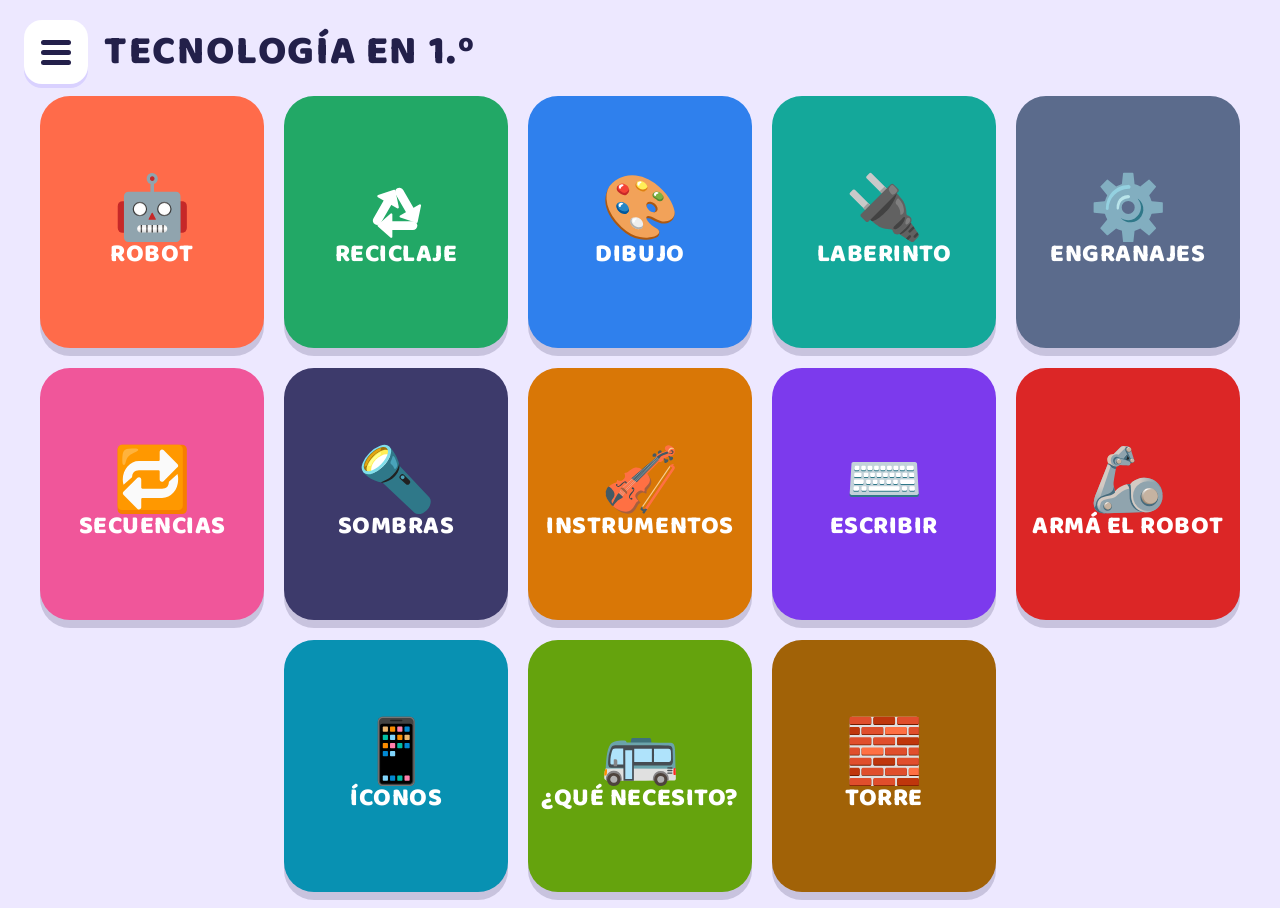
<file: original/tecnologia-1.html>
<!doctype html>
<html lang="es">
<head>
<meta charset="utf-8">
<meta name="viewport" content="width=device-width, initial-scale=1, viewport-fit=cover">
</head>
<body>
<title>Tecnología en Primero</title>
<meta name="claude:viewport-fit-sides" content="cover">
<link rel="stylesheet" href="https://fonts.googleapis.com/css2?family=Baloo+2:wght@600;800&family=Noto+Color+Emoji&display=swap">
<style>
/* Layout: una pantalla fija, barra superior con menú hamburguesa, el juego ocupa todo lo demás */
:root{
  --bg:#EDE8FF; --ink:#23204A; --card:#FFFFFF; --soft:#D9D1FF;
  --robot:#FF6B4A; --reci:#22A866; --dibu:#2F80ED; --luz:#FFB800;
  --ok:#22A866; --bad:#E5484D;
  --display:"Baloo 2","Trebuchet MS",Arial,Helvetica,"Liberation Sans","Segoe UI Emoji","Apple Color Emoji","Noto Color Emoji",sans-serif;
  color-scheme:light;
}
html,body{height:100%}
body{background:var(--bg);color:var(--ink);font-family:var(--display);text-transform:uppercase;overflow-x:hidden;overflow-y:auto;
  padding-left:max(16px,env(safe-area-inset-left,0px));padding-right:max(16px,env(safe-area-inset-right,0px));box-sizing:border-box;
  user-select:none;-webkit-user-select:none}
*{box-sizing:border-box}
[hidden]{display:none!important}
button{font-family:inherit;text-transform:uppercase;color:var(--ink);cursor:pointer;border:0}
button:focus-visible{outline:4px solid var(--ink);outline-offset:3px}
#app{height:100%;display:flex;flex-direction:column}
.bar{display:flex;align-items:center;gap:16px;padding-block:12px;min-height:84px}
.burger{width:64px;height:64px;border-radius:18px;background:var(--card);display:grid;place-items:center;box-shadow:0 4px 0 var(--soft);flex:none}
.burger span{display:block;width:30px;height:5px;border-radius:3px;background:var(--ink);box-shadow:0 10px 0 var(--ink),0 -10px 0 var(--ink)}
.bar h1{margin:0;font-size:clamp(28px,4.5vh,48px);font-weight:800;letter-spacing:.04em;line-height:1;flex:1;min-width:0}
.dots{display:flex;gap:10px;align-items:center}
.dots i{width:22px;height:22px;border-radius:50%;background:var(--soft)}
.dots i.on{background:var(--c,var(--ink))}
.chip{background:var(--ink);color:#fff;border-radius:999px;padding:6px 18px;font-size:24px;font-weight:800;letter-spacing:.06em}
.stage{flex:1;min-height:0;display:flex;align-items:center;justify-content:center;padding-bottom:16px;position:relative}

/* inicio */
.home{--gap:clamp(12px,2.2vh,24px);display:flex;flex-wrap:wrap;justify-content:center;align-content:stretch;gap:var(--gap);width:min(100%,1200px);height:100%;max-height:820px}
.home .tile{flex:0 0 calc((100% - 4 * var(--gap)) / 5);height:calc((100% - 2 * var(--gap)) / 3);text-align:center;line-height:1.05;padding:0 8px}
.fab{position:fixed;right:calc(20px + env(safe-area-inset-right,0px));bottom:calc(20px + env(safe-area-inset-bottom,0px));z-index:15;width:84px;height:84px;border-radius:50%;background:var(--ink);font-size:42px;line-height:1;display:grid;place-items:center;box-shadow:0 6px 0 rgba(35,32,74,.3)}
.fab:active{transform:translateY(4px);box-shadow:0 2px 0 rgba(35,32,74,.3)}
.tile{border-radius:30px;background:var(--c);display:flex;flex-direction:column;align-items:center;justify-content:center;gap:2px;min-width:0;
  box-shadow:0 8px 0 rgba(35,32,74,.18);transition:transform .15s;color:#fff;font-weight:800;font-size:clamp(17px,2.8vh,32px);letter-spacing:.02em}
.tile{position:relative}
.recy{display:inline-block;vertical-align:-.14em}
.tile .ico .recy{display:block;margin:0 auto;width:1em;height:1em}
.badge{position:absolute;top:6px;right:10px;font-size:clamp(30px,5.5vh,54px);line-height:1;font-family:"Apple Color Emoji","Segoe UI Emoji","Noto Color Emoji",sans-serif;filter:drop-shadow(0 3px 0 rgba(35,32,74,.3));animation:pop .6s}
.tile:hover{transform:translateY(-4px) rotate(-1deg)}
.tile .ico{font-size:clamp(36px,7vh,92px);line-height:1;display:block;width:100%;text-align:center;font-family:"Apple Color Emoji","Segoe UI Emoji","Noto Color Emoji",sans-serif}
.bin .bi,.item,.opt,.cell,.seq b{font-family:"Apple Color Emoji","Segoe UI Emoji","Noto Color Emoji",var(--display)}
.tile.g-luz{color:var(--ink)}

/* menú */
.scrim{position:fixed;top:0;right:0;bottom:0;left:0;background:rgba(35,32,74,.45);z-index:20}
.menu{position:fixed;top:0;left:0;bottom:0;width:min(420px,92vw);background:var(--card);z-index:21;overflow:auto;
  padding:calc(20px + env(safe-area-inset-top,0px)) 24px calc(20px + env(safe-area-inset-bottom,0px)) max(24px,env(safe-area-inset-left,0px));
  display:flex;flex-direction:column;gap:18px}
.menu h2{margin:8px 0 0;font-size:20px;letter-spacing:.12em;opacity:.6}
.menu .row{display:flex;flex-wrap:wrap;gap:10px}
.mbtn{background:var(--bg);border-radius:16px;padding:12px 18px;font-size:24px;font-weight:800;display:flex;align-items:center;gap:10px}
.mbtn.big{width:100%}
.mbtn.sel{background:var(--ink);color:#fff}
.lvl{width:64px;height:64px;justify-content:center;font-size:30px;padding:0}
.close{align-self:flex-end;width:56px;height:56px;border-radius:50%;background:var(--bg);font-size:30px;font-weight:800}

/* comunes */
.big-btn{border-radius:24px;font-weight:800;font-size:clamp(26px,4vh,40px);padding:12px 26px;background:var(--card);box-shadow:0 6px 0 var(--soft)}
.big-btn:active{transform:translateY(4px);box-shadow:0 2px 0 var(--soft)}
.shake{animation:shake .4s}
@keyframes shake{20%,60%{transform:translateX(-12px)}40%,80%{transform:translateX(12px)}}
.pop{animation:pop .35s}
@keyframes pop{50%{transform:scale(1.15)}}

/* robot */
.robot{display:flex;gap:28px;align-items:center;justify-content:center;flex-wrap:wrap;width:100%;height:100%}
.grid{display:grid;gap:6px;background:var(--soft);padding:6px;border-radius:24px}
.cell{width:var(--cell);height:var(--cell);border-radius:14px;background:var(--card);display:grid;place-items:center;font-size:calc(var(--cell)*.62);line-height:1}
.editing .cell{cursor:pointer}
.ctrl{display:flex;flex-direction:column;gap:16px;align-items:center}
.tools{display:flex;gap:10px}
.tools button{width:calc(var(--btn)*.85);height:calc(var(--btn)*.85);border-radius:18px;background:var(--card);font-size:calc(var(--btn)*.5);box-shadow:0 5px 0 var(--soft);border:5px solid transparent}
.tools button.sel{border-color:var(--ink)}
.arrows{display:grid;grid-template-columns:repeat(3,var(--btn));grid-template-rows:repeat(3,var(--btn));gap:10px}
.arrows button{border-radius:20px;background:var(--robot);color:#fff;font-size:calc(var(--btn)*.55);font-weight:800;box-shadow:0 6px 0 #C9472C}
.arrows button:active{transform:translateY(4px);box-shadow:0 2px 0 #C9472C}
.seq{display:flex;flex-wrap:wrap;gap:8px;background:var(--card);border-radius:20px;padding:10px;min-height:calc(var(--btn)*.6 + 20px);width:calc(var(--btn)*3 + 20px + 120px);max-width:100%;align-content:flex-start}
.seq b{width:calc(var(--btn)*.6);height:calc(var(--btn)*.6);border-radius:12px;background:var(--robot);color:#fff;display:grid;place-items:center;font-size:calc(var(--btn)*.38)}
.seq b.now{background:var(--ink)}
.go{display:flex;gap:12px}
.go .run{background:var(--ok);color:#fff;box-shadow:0 6px 0 #17804C}

/* reciclaje */
.reci{display:flex;flex-direction:column;align-items:center;justify-content:space-between;height:100%;width:100%;gap:16px}
.item{font-size:min(26vh,200px);line-height:1;background:var(--card);border-radius:40px;padding:20px 40px;box-shadow:0 8px 0 var(--soft)}
.prog{display:flex;gap:8px}
.prog i{width:18px;height:18px;border-radius:50%;background:var(--soft)}
.prog i.on{background:var(--reci)}
.bins{display:flex;gap:clamp(12px,2vw,28px);justify-content:center;flex-wrap:wrap;width:100%}
.bin{width:clamp(130px,19vw,240px);aspect-ratio:1/1.05;max-width:100%;border-radius:22px 22px 40px 40px;background:var(--c);color:#fff;display:flex;flex-direction:column;align-items:center;justify-content:center;
  font-size:clamp(20px,2.6vh,30px);font-weight:800;box-shadow:0 8px 0 rgba(35,32,74,.25);position:relative;padding-top:18px}
.bin::before{content:"";position:absolute;top:-14px;left:-6px;right:-6px;height:26px;border-radius:12px;background:var(--c);filter:brightness(.82)}
.bin .bi{font-size:clamp(44px,7vh,80px);line-height:1}
.bin.ama{color:var(--ink)}

/* dibujo */
.dibu{display:flex;gap:28px;align-items:center;justify-content:center;flex-wrap:wrap;width:100%;height:100%}
.model{display:flex;flex-direction:column;align-items:center;gap:8px;font-size:24px;font-weight:800}
.model .grid{gap:3px;padding:4px;border-radius:14px}
.model .cell{border-radius:5px}
.paint{touch-action:none}
.paint .cell{cursor:pointer;border-radius:10px}
.paint.fine{gap:2px;padding:4px;border-radius:12px}
.paint.fine .cell{border-radius:3px}
.pal{display:flex;flex-direction:column;gap:12px}
.pal.two{display:grid;grid-template-columns:repeat(2,var(--btn))}
.pal button{width:var(--btn);height:var(--btn);border-radius:50%;box-shadow:0 5px 0 rgba(35,32,74,.2);border:6px solid transparent}
.pal button.sel{border-color:var(--ink);transform:scale(1.08)}
.pal .eraser{background:var(--card);font-size:calc(var(--btn)*.45)}

/* luz */
.luz{width:100%;height:100%;display:flex;align-items:center;justify-content:center}
.luz svg{touch-action:none;background:var(--card);border-radius:30px;box-shadow:0 8px 0 var(--soft);max-width:100%;height:auto}
.term{cursor:pointer}
.sw{cursor:pointer}
.wclick{cursor:pointer}

/* laberinto */
.maze{position:relative;border-radius:14px;overflow:hidden;touch-action:none;box-shadow:0 8px 0 var(--soft);cursor:pointer}
.maze > div{position:absolute;width:var(--cell);height:var(--cell);background:var(--card);display:flex;align-items:center;justify-content:center;overflow:hidden;font-size:calc(var(--cell)*.68);line-height:1;font-family:"Segoe UI Emoji","Apple Color Emoji","Noto Color Emoji",sans-serif}
.maze .w{background:var(--ink)}
.maze .p{background:#FFE9A0}
.maze.lit .p{background:var(--luz)}
.maze.lit .goal{filter:drop-shadow(0 0 10px var(--luz));animation:pop .6s}

/* secuencias, sombras, ordenar */
.col{display:flex;flex-direction:column;align-items:center;justify-content:space-around;gap:28px;width:100%;height:100%}
.line{display:flex;gap:12px;flex-wrap:wrap;justify-content:center;background:var(--card);border-radius:30px;padding:16px 20px;box-shadow:0 8px 0 var(--soft);max-width:100%}
.line span{font-size:var(--e);width:calc(var(--e)*1.3);height:calc(var(--e)*1.3);display:grid;place-items:center;line-height:1;border-radius:18px}
.line span.q{background:var(--bg);font-weight:800;color:var(--ink);font-size:calc(var(--e)*.7)}
.opts{display:flex;gap:clamp(12px,2vw,28px);flex-wrap:wrap;justify-content:center}
.opt{font-size:var(--o);width:calc(var(--o)*1.5);height:calc(var(--o)*1.5);border-radius:28px;background:var(--card);box-shadow:0 8px 0 var(--soft);display:grid;place-items:center;line-height:1}
.opt:active{transform:translateY(4px);box-shadow:0 3px 0 var(--soft)}
.target{font-size:var(--e);line-height:1;background:var(--card);border-radius:36px;padding:14px 34px;box-shadow:0 8px 0 var(--soft)}
.dark{filter:brightness(0) opacity(.85)}

/* engranajes */
.gears{display:flex;flex-direction:column;align-items:center;justify-content:space-around;gap:20px;width:100%;height:100%}
.gears svg{max-width:100%;height:auto;background:var(--card);border-radius:30px;box-shadow:0 8px 0 var(--soft)}
.slot{cursor:pointer}
.spin{transform-box:view-box;animation:rot var(--d) linear infinite}
.spin.rev{animation-direction:reverse}
@keyframes rot{to{transform:rotate(360deg)}}
.tray{display:flex;gap:20px}
.tray button{width:120px;height:120px;border-radius:26px;background:var(--card);box-shadow:0 6px 0 var(--soft);border:6px solid transparent;display:grid;place-items:center}
.tray button.sel{border-color:var(--ink)}

/* instrumentos */
.inst{display:flex;flex-direction:column;align-items:center;justify-content:space-around;gap:24px;width:100%;height:100%}
.play{width:var(--p);height:var(--p);border-radius:50%;background:#D97706;color:#fff;font-size:calc(var(--p)*.42);box-shadow:0 8px 0 #A85A05;display:grid;place-items:center}
.play:active{transform:translateY(5px);box-shadow:0 3px 0 #A85A05}
.play.ring{animation:pop .5s}
.opt.ins{flex-direction:column;display:flex;align-items:center;justify-content:center;gap:4px;height:auto;padding:14px 0 10px}
.opt.ins small{font-size:max(15px,calc(var(--o)*.2));font-weight:800;letter-spacing:.04em}
.freeinst{display:grid;grid-template-columns:repeat(5,1fr);gap:clamp(12px,2vw,24px);width:min(100%,1100px)}
.freeinst .opt{width:100%;height:auto;aspect-ratio:1/1;max-width:100%}

/* escribir */
.typer{position:relative;width:100%;height:100%;min-height:55vh;background:var(--card);border-radius:30px;box-shadow:0 8px 0 var(--soft)}
.typer .scroll{position:absolute;top:0;right:0;bottom:0;left:0;overflow:auto;padding:24px 32px}
.typer textarea{position:absolute;top:0;right:0;bottom:0;left:0;width:100%;height:100%;opacity:0;resize:none;border:0;font-size:16px;cursor:text;z-index:2}
.txt{font-weight:800;line-height:1.2;letter-spacing:.04em;color:var(--ink);word-break:break-all}
.txt span{display:inline-block;min-width:.3em}
.size0{font-size:clamp(32px,6vh,56px)}.size1{font-size:clamp(56px,11vh,110px)}.size2{font-size:clamp(90px,18vh,180px)}
.loco span:last-of-type{animation:pop .3s}
.caret{display:inline-block;width:.08em;height:.95em;background:var(--ink);vertical-align:-.1em;margin-left:.04em;animation:blink 1s steps(1) infinite}
@keyframes blink{50%{opacity:0}}
.hint{opacity:.25}
.txt .ghost{color:#C4BDE6}
.txt .ok{color:var(--ok)}
.txt .bad{color:var(--bad);text-decoration:underline}

.typewrap{display:flex;flex-direction:column;gap:14px;width:100%;height:100%}
.tbar{display:flex;gap:12px;justify-content:center;flex-wrap:wrap}
.tbtn{min-width:72px;height:72px;border-radius:20px;background:var(--card);font-weight:800;box-shadow:0 5px 0 var(--soft);border:5px solid transparent;line-height:1;padding:0 10px}
.tbtn.wide{font-size:26px;padding:0 18px}
.tbtn[data-t="clear"]{font-size:34px}
.toast{position:fixed;left:50%;bottom:calc(120px + env(safe-area-inset-bottom,0px));transform:translateX(-50%);z-index:30;background:var(--ink);color:#fff;border-radius:18px;padding:14px 22px;font-size:22px;font-weight:800;text-align:center;max-width:calc(100% - 32px)}
.tbtn.say{background:#D97706;color:#fff}
.tbtn.sel{border-color:var(--ink);background:#FFE9A0}
.typewrap .typer{flex:1;min-height:0}
/* plaza */
.plaza{display:flex;flex-direction:column;gap:14px;width:100%;height:100%}
.prow{display:flex;gap:14px;flex:1;min-height:0}
.scene{position:relative;flex:1;min-width:0;min-height:300px;border-radius:30px;overflow:hidden;background:linear-gradient(#BFE6FF 0 28%,#8BD46E 28% 100%);touch-action:none;box-shadow:0 8px 0 var(--soft)}
.scene .it{position:absolute;transform:translate(-50%,-50%);font-size:var(--it);line-height:1;transition:filter .5s;pointer-events:none;font-family:"Apple Color Emoji","Segoe UI Emoji","Noto Color Emoji",sans-serif}
.scene .it.dirty{filter:sepia(1) saturate(.6) brightness(.55)}
.scene .it.clean{filter:drop-shadow(0 0 10px #fff)}
.tr{position:absolute;transform:translate(-50%,-50%);line-height:1;cursor:grab;touch-action:none;z-index:2;font-family:"Apple Color Emoji","Segoe UI Emoji","Noto Color Emoji",sans-serif}
.tr.drag{position:fixed;z-index:40;cursor:grabbing;filter:drop-shadow(0 6px 4px rgba(0,0,0,.3));pointer-events:none}
.side{display:flex;flex-direction:column;gap:12px;justify-content:center}
.minibin{width:120px;height:86px;border-radius:14px 14px 26px 26px;background:var(--c);color:#fff;font-weight:800;font-size:15px;display:flex;flex-direction:column;align-items:center;justify-content:center;box-shadow:0 5px 0 rgba(35,32,74,.25)}
.minibin.ama{color:var(--ink)}
.minibin .bi{font-size:34px;line-height:1.1;font-family:"Apple Color Emoji","Segoe UI Emoji","Noto Color Emoji",sans-serif}
.addbar{display:flex;gap:10px;flex-wrap:wrap;justify-content:center}
.addbar button{width:76px;height:76px;border-radius:20px;background:var(--card);font-size:44px;box-shadow:0 5px 0 var(--soft);font-family:"Apple Color Emoji","Segoe UI Emoji","Noto Color Emoji",sans-serif}
.addbar button:active{transform:translateY(4px)}
.line span.now{background:#FFE9A0;transform:scale(1.12)}
/* sombras libre */
.room{position:relative;width:100%;height:100%;min-height:340px;border-radius:30px;overflow:hidden;background:#F4F2FF;touch-action:none;cursor:crosshair}
.hid{position:absolute;transform:translate(-50%,-50%);font-size:var(--sz);line-height:1;text-align:center;font-family:"Apple Color Emoji","Segoe UI Emoji","Noto Color Emoji",sans-serif}
.hid small{display:block;font-family:var(--display);font-size:max(14px,calc(var(--sz)*.22));font-weight:800;color:var(--ink);margin-top:4px;min-height:1em}
.hid.lit{z-index:3;filter:drop-shadow(0 0 14px #FFE066)}
.darkness{position:absolute;top:0;right:0;bottom:0;left:0;z-index:2;pointer-events:none;background:radial-gradient(circle at var(--x,-300px) var(--y,-300px),transparent 0,transparent 70px,rgba(14,12,40,.97) 140px)}
.found{position:absolute;top:14px;left:50%;transform:translateX(-50%);z-index:4;display:flex;gap:8px}
.found i{width:18px;height:18px;border-radius:50%;background:rgba(255,255,255,.25)}
.found i.on{background:#FFB800}
/* agregados */
.bugtag{font-weight:800;font-size:20px;background:#FFE9A0;border-radius:14px;padding:6px 14px;text-align:center}
.bugtag.big{font-size:clamp(24px,4vh,40px);padding:10px 22px}
.arrows .loop{background:#8E5BE8;box-shadow:0 6px 0 #6A3FC0}
.seq b{position:relative}
.seq b sup{position:absolute;right:-8px;top:-10px;background:var(--ink);color:#fff;border-radius:10px;font-size:max(14px,calc(var(--btn)*.22));padding:1px 6px;line-height:1.2;font-family:var(--display)}
.win .star.multi{font-size:min(14vh,110px);letter-spacing:.05em}
.win .note{font-size:clamp(20px,3.4vh,32px);font-weight:800;background:#fff;border-radius:18px;padding:10px 20px;text-align:center}
.cycle{display:flex;align-items:center;gap:10px;font-size:clamp(34px,7vh,64px);font-family:"Apple Color Emoji","Segoe UI Emoji","Noto Color Emoji",var(--display)}
.cycle span{animation:pop .5s backwards}.cycle b{font-size:.6em;opacity:.5}
.line .tap{cursor:pointer;background:var(--bg)}
.line .fixed{background:#C8F2D8}
.target{text-align:center}
.target small.who{display:block;font-size:max(18px,calc(var(--e)*.2));font-weight:800;margin-top:6px;font-family:var(--display)}
.maze .swc{cursor:pointer}
.maze .need{animation:shake .4s,pulse .8s 2}
@keyframes pulse{50%{background:#FFB3B5}}
.fall{transform-box:fill-box;transform-origin:center;animation:fallaway .9s ease-in forwards}
@keyframes fallaway{to{transform:translate(var(--dx),520px) rotate(var(--rot,40deg));opacity:0}}
.robo{display:flex;gap:40px;align-items:center;justify-content:center;flex-wrap:wrap;width:100%;height:100%}
.bot{position:relative;display:flex;flex-direction:column;align-items:center}
.ant{width:8px;height:34px;background:#5B6B8C;position:relative}
.ant::before{content:"";position:absolute;top:-14px;left:-10px;width:28px;height:28px;border-radius:50%;background:#E5484D}
.head{background:#AFC0E0;border:5px solid #5B6B8C;border-radius:30px;padding:16px 24px 26px;display:flex;gap:16px;justify-content:center;min-width:calc(var(--s)*2.6)}
.eyes{display:flex;gap:18px;padding:10px}.eyes i{width:24px;height:24px;border-radius:50%;background:#23204A}
.torso{position:relative;margin-top:8px;background:#C9D6EF;border:5px solid #5B6B8C;border-radius:26px;padding:18px 18px 30px;display:flex;flex-direction:column;gap:34px;align-items:center;min-width:calc(var(--s)*2.8);min-height:calc(var(--s)*2.4)}
.arm{position:absolute;left:100%;top:20px;margin-left:10px}
.base{margin-top:8px;background:#AFC0E0;border:5px solid #5B6B8C;border-radius:18px;padding:10px 26px 26px;min-width:calc(var(--s)*2.6);min-height:calc(var(--s)*.6);display:flex;justify-content:center}
.wheels{display:flex;gap:calc(var(--s)*1.1);margin-top:-8px}
.wheels i{width:calc(var(--s)*.9);height:calc(var(--s)*.9);border-radius:50%;background:#23204A;border:8px dashed #9A97AE}
.slot2{width:var(--s);height:var(--s);border-radius:18px;border:4px dashed #5B6B8C;background:rgba(255,255,255,.6);display:grid;place-items:center;font-size:calc(var(--s)*.62);line-height:1;position:relative;cursor:pointer;font-family:"Apple Color Emoji","Segoe UI Emoji","Noto Color Emoji",sans-serif}
.slot2.hint{border-color:#FFB800;background:#FFF5D1}
.slot2.ok{border-style:solid;border-color:#22A866;background:#fff}
.slot2 small{position:absolute;top:100%;left:50%;transform:translateX(-50%);white-space:nowrap;font-family:var(--display);font-size:14px;font-weight:800;background:var(--ink);color:#fff;border-radius:8px;padding:2px 8px;margin-top:3px;z-index:2}
.slot2 small:empty{display:none}
.bot.alive{animation:botgo 1.1s ease-in-out infinite alternate}
@keyframes botgo{from{transform:translateX(-24px) rotate(-2deg)}to{transform:translateX(24px) rotate(2deg)}}
.bot.alive .wheels i{animation:rot .6s linear infinite}
.bot.alive .ant::before{background:#FFB800;box-shadow:0 0 18px #FFB800}
.tray2{display:flex;flex-wrap:wrap;gap:14px;justify-content:center;max-width:430px;--o:calc(var(--s)*.85)}
.opt.sel{outline:6px solid var(--ink);outline-offset:2px}
.opt.used{opacity:.2}
.phone{background:#23204A;border-radius:44px;padding:18px 16px 26px;box-shadow:0 10px 0 var(--soft);max-width:100%}
.phone .say{display:flex;align-items:center;gap:12px;background:#fff;border-radius:22px;padding:10px 16px;margin-bottom:14px;font-weight:800;font-size:clamp(20px,3.2vh,30px)}
.phone .say button{width:56px;height:56px;border-radius:50%;background:#D97706;color:#fff;font-size:28px;flex:none}
.apps{display:grid;grid-template-columns:repeat(3,calc(var(--ic)*1.35));gap:14px;justify-content:center;background:linear-gradient(#5CC8F0,#8E5BE8);border-radius:26px;padding:18px}
.app{width:calc(var(--ic)*1.35);height:calc(var(--ic)*1.35);border-radius:24%;background:rgba(255,255,255,.92);font-size:var(--ic);line-height:1;display:grid;place-items:center;font-family:"Apple Color Emoji","Segoe UI Emoji","Noto Color Emoji",sans-serif;box-shadow:0 4px 0 rgba(35,32,74,.25)}
.app.ok{background:#C8F2D8}
.tray button.sel{border-color:var(--ink)}
.minibin{height:74px}
.sitcard{background:#fff;border-radius:30px;padding:18px 26px;box-shadow:0 8px 0 var(--soft);display:flex;flex-direction:column;align-items:center;gap:10px;max-width:100%}
.sitpic{display:flex;align-items:center;gap:16px;font-size:var(--e);line-height:1;font-family:"Apple Color Emoji","Segoe UI Emoji","Noto Color Emoji",sans-serif}
.sitpic .plus{font-size:.4em;opacity:.4;font-family:var(--display);font-weight:800}
.sitpic .ans{width:1.2em;height:1.2em;border-radius:24px;background:var(--bg);display:grid;place-items:center;font-size:.8em}
.sitpic .ans.got{background:#C8F2D8;animation:pop .5s}
.sittxt{display:flex;align-items:center;gap:12px;font-weight:800;font-size:clamp(20px,3.4vh,34px);text-align:center}
.sittxt button{width:52px;height:52px;border-radius:50%;background:#D97706;color:#fff;font-size:26px;flex:none}
.rstory{display:flex;flex-direction:column;gap:16px;width:100%;height:100%;align-items:center;justify-content:center}
.scene2{position:relative;width:100%;border-radius:30px;overflow:hidden;background:linear-gradient(#CDEBFF 0 70%,#B9E3A0 70%);box-shadow:0 8px 0 var(--soft)}
.scene2.night::after{content:"";position:absolute;top:0;right:0;bottom:0;left:0;background:rgba(12,10,40,.86);z-index:5;pointer-events:none}
.scene2.lit .lamp{filter:drop-shadow(0 0 16px #FFE066)}
.bubble{position:absolute;top:5%;left:3%;max-width:70%;z-index:6;background:#fff;border:4px solid var(--ink);border-radius:24px;padding:10px 18px;font-weight:800;font-size:clamp(18px,3vh,32px);line-height:1.15}
.bubble:empty{display:none}
.rbot{position:absolute;bottom:22%;left:6%;display:flex;flex-direction:column;align-items:center;transition:left 1.7s ease-in-out,bottom 1.2s ease-in-out;z-index:3}
.rbot.moved{left:calc(80% - var(--u)*3.4)}
.rbot .att{display:none;font-size:calc(var(--u)*.7);line-height:1;font-family:"Apple Color Emoji","Segoe UI Emoji","Noto Color Emoji",sans-serif}
.rbot.has-bat .bat,.rbot.has-lamp .lamp,.rbot.has-cam .cam,.rbot.has-spk .spk,.rbot.has-arm .arm,.rbot.has-whl .whl,.rbot.has-mic .mic,.rbot.has-ant2 .ant2,.rbot.has-heli .heli,.rbot.has-mag .mag,.rbot.has-term .term,.rbot.has-leg2 .leg2{display:block;animation:pop .45s}
.rbot .lamp,.rbot .cam{position:absolute;top:calc(var(--u)*-.75)}
.rbot .lamp{left:0}.rbot .cam{right:0}
.rhead{position:relative;width:calc(var(--u)*2.1);height:calc(var(--u)*1.5);background:#AFC0E0;border:5px solid #5B6B8C;border-radius:22px;display:grid;place-items:center}
.screen{width:75%;height:62%;border-radius:14px;background:#23204A;display:flex;align-items:center;justify-content:center;gap:22%;transition:background .4s}
.screen i{width:16%;aspect-ratio:1;border-radius:50%;background:#23204A;transition:background .4s}
.rbot.on .screen{background:#5CC8F0}.rbot.on .screen i{background:#fff;box-shadow:0 0 8px #fff}
.rhead .spk{position:absolute;left:100%;top:20%;margin-left:4px}
.rbody{position:relative;width:calc(var(--u)*1.7);height:calc(var(--u)*1.3);margin-top:6px;background:#C9D6EF;border:5px solid #5B6B8C;border-radius:18px;display:grid;place-items:center}
.rbody .arm{position:absolute;left:100%;top:0;margin-left:2px}
.legs{width:calc(var(--u)*1.1);height:calc(var(--u)*.4);background:#5B6B8C;border-radius:0 0 10px 10px}
.rbot .whl{font-size:calc(var(--u)*1.1);margin-top:-4px}
.rbot.moved .whl svg circle:nth-child(2n){animation:pop .3s 5}
.rbot.no{animation:shake .4s}
.rbot.happy{animation:pop .6s 3}
.goal{position:absolute;left:80%;bottom:22%;font-size:calc(var(--u)*1.1);line-height:1;transition:all 1s;z-index:2;font-family:"Apple Color Emoji","Segoe UI Emoji","Noto Color Emoji",sans-serif}
.goal.hidden{opacity:0}
.goal.small{font-size:calc(var(--u)*.6)}
.decor{position:absolute;transform:translateX(-50%);line-height:1;z-index:1;font-family:"Segoe UI Emoji","Apple Color Emoji","Noto Color Emoji",sans-serif}
.rbot .heli{position:absolute;top:calc(var(--u)*-1.5);left:50%;transform:translateX(-50%);font-size:calc(var(--u)*.9)}
.rbot.flying .heli{animation:rot .4s linear infinite}
.rbot.flying{filter:drop-shadow(0 calc(var(--u)*.8) 6px rgba(35,32,74,.35))}
.rbody .mag{position:absolute;right:100%;top:0;margin-right:2px}
.rbody .term{position:absolute;right:100%;bottom:0;margin-right:2px}
.rbot .leg2{font-size:calc(var(--u)*.8);letter-spacing:-.2em;margin-top:-4px}
.rbot.hop{animation:hop .33s ease-in-out 6}
.rbot.hop1{animation:hop .3s ease-in-out}
@keyframes hop{50%{transform:translateY(-14px)}}
.rbot.fr{transform:translateX(-50%);transition:left .3s,bottom .3s}
.rbot.fr.hop1{animation:hopf .3s ease-in-out}
@keyframes hopf{50%{transform:translate(-50%,-12px)}}
.rbot.fr.dance{animation:dancef .5s ease-in-out infinite alternate}
@keyframes dancef{from{transform:translateX(-50%) rotate(-8deg)}to{transform:translateX(-50%) rotate(8deg) translateY(-10px)}}
.scene2.field{background:linear-gradient(#CDEBFF 0 10%,#B9E3A0 10%)}
.fobj{position:absolute;transform:translateX(-50%);line-height:1;z-index:2;transition:left .3s,bottom .3s,opacity .6s;font-family:"Segoe UI Emoji","Apple Color Emoji","Noto Color Emoji",sans-serif}
.fobj.hidden{opacity:0}
.bushf{z-index:3}
.scene2.lamp-on::after{content:"";position:absolute;top:0;right:0;bottom:0;left:0;z-index:5;pointer-events:none;background:radial-gradient(circle at var(--lx,50%) var(--ly,50%),rgba(12,10,40,0) 0,rgba(12,10,40,0) 12%,rgba(12,10,40,.86) 26%)}
.scene2 .snow{position:absolute;top:-5%;left:20%;font-size:calc(var(--u)*.7);animation:snowfall 1.8s linear forwards;z-index:4}
.scene2 .snow:nth-of-type(2n){left:45%}.scene2 .snow:nth-of-type(3n){left:70%}
@keyframes snowfall{to{transform:translateY(calc(var(--u)*6)) rotate(90deg);opacity:0}}
.scene2 .note2,.scene2 .flash{position:absolute;font-size:calc(var(--u)*.8);animation:floatup 1.8s ease-out forwards;z-index:4;transform:translateX(-50%)}
.tray2.parts{--o:calc(var(--u)*1.1)}
.tray2.parts .opt.sel{background:#C8F2D8;outline:4px solid var(--ok)}
.tbtn.mv{font-size:34px}
.bush{position:absolute;left:76%;bottom:20%;font-size:calc(var(--u)*1.9);line-height:1;transition:all .8s;z-index:3;font-family:"Apple Color Emoji","Segoe UI Emoji","Noto Color Emoji",sans-serif}
.bush.aside{left:88%;opacity:.6}
.beam{position:absolute;left:calc(6% + var(--u)*1.6);bottom:calc(22% + var(--u)*3.2);height:calc(var(--u)*1.4);width:0;background:linear-gradient(90deg,rgba(255,230,102,.8),rgba(255,230,102,0));clip-path:polygon(0 45%,100% 0,100% 100%,0 55%);z-index:2;transition:width .8s}
.beam.scan{width:72%}
.rbot .mic{position:absolute;right:100%;top:20%;margin-right:4px}
.rbot .ant2{position:absolute;top:calc(var(--u)*-.75);left:50%;transform:translateX(-50%)}
.rbot.dance{animation:dance .5s ease-in-out infinite alternate}
@keyframes dance{from{transform:rotate(-8deg) translateY(0)}to{transform:rotate(8deg) translateY(-12px)}}
.scene2 .note{position:absolute;left:80%;bottom:40%;font-size:calc(var(--u)*.8);animation:floatup 1.8s ease-out forwards;z-index:4}
@keyframes floatup{to{transform:translate(calc(var(--u)*-4),calc(var(--u)*-2.5)) rotate(-20deg);opacity:0}}
.scene2 .mail{position:absolute;right:4%;top:6%;font-size:calc(var(--u)*.9);animation:mailfly 1.2s ease-in forwards;z-index:4}
@keyframes mailfly{to{right:calc(94% - var(--u)*2);top:40%;opacity:.2;transform:scale(.5)}}
.tray2.wide{max-width:none;--o:calc(var(--u)*1.1)}
/* premio */
.tile.g-premio{background:var(--c)}
.tile.shine{box-shadow:0 0 0 6px #FFE066,0 8px 0 rgba(35,32,74,.18)}
.prem{display:flex;flex-direction:column;gap:12px;width:100%;height:100%}
.pscene{position:relative;width:100%;border-radius:30px;overflow:hidden;box-shadow:0 8px 0 var(--soft);cursor:pointer;touch-action:none}
.bg-plaza{background:linear-gradient(#BFE6FF 0 40%,#8BD46E 40%)}
.bg-espacio{background:radial-gradient(circle at 20% 30%,#fff 0 2px,transparent 3px),radial-gradient(circle at 70% 20%,#fff 0 2px,transparent 3px),radial-gradient(circle at 45% 60%,#fff 0 1.5px,transparent 3px),radial-gradient(circle at 85% 70%,#fff 0 2px,transparent 3px),linear-gradient(#0E0C28,#3D3A6B)}
.bg-mar{background:linear-gradient(#9EDCFF 0 30%,#2F80ED 30% 85%,#F4D58D 85%)}
.bg-noche{background:radial-gradient(circle at 85% 18%,#FFF5D1 0 30px,transparent 32px),linear-gradient(#23204A,#3D3A6B 60%,#2E5D3A 60%)}
.pchar{position:absolute;left:50%;bottom:30%;transform:translateX(-50%);transition:left .6s ease-in-out,bottom .6s ease-in-out;z-index:3;line-height:1;font-family:"Segoe UI Emoji","Apple Color Emoji","Noto Color Emoji",sans-serif;pointer-events:none}
.pchar .pa{font-size:calc(var(--u)*1.6);display:block}
.pchar .po{position:absolute;right:calc(var(--u)*-.55);top:calc(var(--u)*-.35);font-size:calc(var(--u)*.85)}
.pchar.dance{animation:dancef .35s ease-in-out 8 alternate}
.pchar.jump{animation:pjump .5s ease-out 2}
@keyframes pjump{50%{transform:translate(-50%,-30px)}}
.pchar.spin{animation:pspin .5s linear}
@keyframes pspin{to{transform:translateX(-50%) rotate(360deg)}}
.pchar.bob{animation:pbob .45s ease-in-out 3 alternate}
@keyframes pbob{from{transform:translateX(-50%) rotate(-10deg)}to{transform:translateX(-50%) rotate(10deg) translateY(-8px)}}
.pbub{position:absolute;top:5%;left:3%;max-width:80%;z-index:6;background:#fff;border:4px solid var(--ink);border-radius:24px;padding:8px 18px;font-weight:800;font-size:clamp(18px,3vh,32px);line-height:1.15}
.pbub:empty{display:none}
.pstk{position:absolute;transform:translate(-50%,50%);font-size:calc(var(--u)*.8);line-height:1;z-index:2;pointer-events:none;font-family:"Segoe UI Emoji","Apple Color Emoji","Noto Color Emoji",sans-serif}
.big67{position:absolute;left:50%;top:50%;transform:translate(-50%,-50%);font-size:calc(var(--u)*2.6);font-weight:800;color:#FFE066;-webkit-text-stroke:6px var(--ink);paint-order:stroke;z-index:7;opacity:0;pointer-events:none}
.big67.show{animation:p67 .45s ease-out forwards}
@keyframes p67{0%{opacity:0;transform:translate(-50%,-50%) scale(.3) rotate(-20deg)}60%{opacity:1;transform:translate(-50%,-50%) scale(1.15) rotate(6deg)}100%{opacity:1;transform:translate(-50%,-50%) scale(1)}}
.conf{position:absolute;top:-8%;font-size:calc(var(--u)*.55);animation:snowfall 1.8s ease-in forwards;z-index:6}
.prow2{display:flex;gap:12px;flex-wrap:wrap;justify-content:center}
.pbox{background:var(--card);border-radius:22px;padding:8px 12px 12px;box-shadow:0 5px 0 var(--soft);display:flex;flex-direction:column;gap:6px;flex:1 1 300px;min-width:0}
.pbox b{font-size:15px;letter-spacing:.08em;opacity:.55}
.pick{display:flex;flex-wrap:wrap;gap:6px}
.pick button{width:46px;height:46px;border-radius:14px;background:var(--bg);font-size:28px;line-height:1;border:3px solid transparent;font-family:"Segoe UI Emoji","Apple Color Emoji","Noto Color Emoji",var(--display)}
.pick button.sel{border-color:var(--ink);background:#FFE9A0}
.pick .b67{width:auto;padding:0 12px;font-family:var(--display);font-weight:800;font-size:24px;background:#FFE066}
.saywrap input{width:100%;height:46px;border-radius:14px;border:3px solid var(--soft);padding:0 12px;font-family:var(--display);font-weight:800;font-size:22px;text-transform:uppercase;color:var(--ink);background:var(--bg)}
/* ganaste */
.win{position:absolute;top:0;right:0;bottom:0;left:0;display:flex;flex-direction:column;align-items:center;justify-content:center;gap:20px;background:rgba(237,232,255,.92);z-index:12;border-radius:30px}
.win .star{font-size:min(22vh,180px);line-height:1;animation:pop .6s}
.win h2{margin:0;font-size:clamp(40px,8vh,80px);font-weight:800;letter-spacing:.05em}
.win .row{display:flex;gap:16px;flex-wrap:wrap;justify-content:center}
.win .next{background:var(--ok);color:#fff;box-shadow:0 6px 0 #17804C}

/* celular / pantallas chicas: se puede scrollear */
@media (max-width:700px),(max-height:500px){
  #app{height:auto;min-height:100%}
  .stage{flex:none;padding-block:8px 32px}
  .home{grid-template-columns:1fr 1fr;height:auto;max-height:none}
  .tile{min-height:150px;font-size:20px}
  .home .tile{flex-basis:calc((100% - var(--gap)) / 2);height:auto}
  .prem{height:auto}
  .freeinst{grid-template-columns:repeat(3,1fr)}
  .typer .scroll{padding:16px}
  .typewrap{height:auto}.typewrap .typer{flex:none;height:55vh}
  .fab{width:68px;height:68px;font-size:34px}
  .stage{padding-bottom:110px}
  .tile .ico{font-size:58px}
  .tray button{width:96px;height:96px}
  .robo{height:auto}.arm{position:static;margin:10px 0 0}.apps{gap:10px;padding:12px}
  .plaza{height:auto}.prow{flex-direction:column}.scene{min-height:360px}.side{flex-direction:row;flex-wrap:wrap}.minibin{width:calc(50% - 6px)}.addbar button{width:62px;height:62px;font-size:36px}.room{min-height:65vh}
  .bar{min-height:72px}
  .dots{gap:6px}.dots i{width:14px;height:14px}.chip{font-size:18px;padding:4px 12px}
  .item{font-size:110px;padding:12px 28px}
  .bin{width:calc(50% - 8px);aspect-ratio:auto;height:120px}
  .reci{height:auto;gap:28px}
  .robot,.dibu{height:auto}
  .pal,.pal.two{display:flex;flex-direction:row;flex-wrap:wrap;justify-content:center}
  .pal button{width:56px;height:56px}
  .arrows{grid-template-columns:repeat(3,72px);grid-template-rows:repeat(3,72px)}
  .arrows button{font-size:38px}
  .seq b{width:44px;height:44px;font-size:26px}
  .tools button{width:64px;height:64px;font-size:34px}
}
@media (prefers-reduced-motion:reduce){*{animation:none!important;transition:none!important}}
</style>

<div id="app">
  <div class="bar">
    <button class="burger" id="burger" aria-label="MENÚ"><span></span></button>
    <h1 id="title">TECNOLOGÍA</h1>
    <div class="dots" id="dots"></div>
  </div>
  <div class="stage" id="stage"></div>
</div>
<div class="scrim" id="scrim" hidden></div>
<nav class="menu" id="menu" hidden></nav>
<button class="fab" id="fab" aria-label="INICIO" hidden>🏠</button>

<script>
const RECY=(()=>{const V=[[0,-44],[38.1,22],[-38.1,22]];let h="";
  for(let i=0;i<3;i++){const A=V[i],B=V[(i+1)%3],dx=B[0]-A[0],dy=B[1]-A[1],L=Math.hypot(dx,dy),ux=dx/L,uy=dy/L,nx=-uy,ny=ux;
    const at=t=>[A[0]+dx*t,A[1]+dy*t],P=at(.13),Q=at(.62),T=at(.9);
    h+=`<line x1="${P[0].toFixed(1)}" y1="${P[1].toFixed(1)}" x2="${Q[0].toFixed(1)}" y2="${Q[1].toFixed(1)}" stroke="currentColor" stroke-width="15" stroke-linecap="round"/>`+
       `<polygon points="${T[0].toFixed(1)},${T[1].toFixed(1)} ${(Q[0]+nx*19).toFixed(1)},${(Q[1]+ny*19).toFixed(1)} ${(Q[0]-nx*19).toFixed(1)},${(Q[1]-ny*19).toFixed(1)}" fill="currentColor" stroke="currentColor" stroke-width="4" stroke-linejoin="round"/>`}
  return `<svg class="recy" viewBox="-54 -63 108 108" width="1em" height="1em" aria-hidden="true">${h}</svg>`})();
const GAMES={
  robot:{name:"ROBOT",ico:"🤖",c:"var(--robot)",free:true},
  reci:{name:"RECICLAJE",ico:RECY,c:"var(--reci)",free:true},
  dibu:{name:"DIBUJO",ico:"🎨",c:"var(--dibu)",free:true},
  labe:{name:"LABERINTO",ico:"🔌",c:"#14A89A",free:true},
  engr:{name:"ENGRANAJES",ico:"⚙️",c:"#5B6B8C",free:true},
  secu:{name:"SECUENCIAS",ico:"🔁",c:"#F0569A",free:true},
  somb:{name:"SOMBRAS",ico:"🔦",c:"#3D3A6B",free:true},
  inst:{name:"INSTRUMENTOS",ico:"🎻",c:"#D97706",free:true},
  escribir:{name:"ESCRIBIR",ico:"⌨️",c:"#7C3AED",free:true},
  robo:{name:"ARMÁ EL ROBOT",ico:"🦾",c:"#DC2626",free:true},
  icon:{name:"ÍCONOS",ico:"📱",c:"#0891B2"},
  tycom:{name:"¿QUÉ NECESITO?",ico:"🚌",c:"#65A30D"},
  torre:{name:"TORRE",ico:"🧱",c:"#A16207"},
  premio:{name:"PREMIO",ico:"🎁",c:"linear-gradient(135deg,#F0569A,#FFB800 50%,#22A866)",hidden:true,nolv:true}
};
let cur=null, lvl=0, sound=true, timers=[], freeSize=5;
const $=s=>document.querySelector(s);
const stage=$("#stage");
const clearTimers=()=>{timers.forEach(clearTimeout);timers=[]};
const later=(f,ms)=>timers.push(setTimeout(f,ms));
const count=g=>({robot:RLV,reci:ELV,dibu:DLV,luz:LZ,labe:MZ,engr:GR,secu:SQ,somb:SHL,orden:ORD,inst:INSLV,escribir:ESC,robo:ROLV,icon:ILV,tycom:TLV,torre:TOW,premio:[]})[g].length;
let typeSize=1,loco=false,typeVal="",typeAttrs=[];
const escMenu=()=>`<h2>LETRA</h2><div class="row">${[0,1,2].map(s=>`<button class="mbtn lvl ${s===typeSize?'sel':''}" data-z="${s}" style="font-size:${[20,32,46][s]}px">A</button>`).join("")}</div><button class="mbtn big ${loco?'sel':''}" data-a="loco">🤪 MODO LOCO ${loco?"SÍ":"NO"}</button>`;
const shuffle=a=>{for(let i=a.length-1;i>0;i--){const j=Math.floor(Math.random()*(i+1));[a[i],a[j]]=[a[j],a[i]]}return a};
const shakeEl=el=>{el.classList.remove("shake");void el.offsetWidth;el.classList.add("shake");bad()};

/* sonido */
let ac;
function beep(f=600,d=.12,type="sine"){ if(!sound)return; try{ac=ac||new (window.AudioContext||window.webkitAudioContext)();
  const o=ac.createOscillator(),g=ac.createGain();o.type=type;o.frequency.value=f;g.gain.setValueAtTime(.2,ac.currentTime);
  g.gain.exponentialRampToValueAtTime(.001,ac.currentTime+d);o.connect(g).connect(ac.destination);o.start();o.stop(ac.currentTime+d);}catch(e){} }
const good=()=>beep(880,.15), bad=()=>beep(180,.25,"square");
function fanfare(){[523,659,784,1047].forEach((f,i)=>later(()=>beep(f,.2),i*130))}

/* menú */
function openMenu(){
  const m=$("#menu");const free=lvl==="free";
  m.innerHTML=`<button class="close" data-a="close" aria-label="CERRAR">✕</button>
  <button class="mbtn big" data-a="home">🏠 INICIO</button>
  <h2>JUEGOS</h2>
  ${Object.entries(GAMES).map(([k,g])=>`<button class="mbtn big ${k===cur?'sel':''}" data-g="${k}">${g.ico} ${g.name}</button>`).join("")}
  ${cur?`${GAMES[cur].nolv?"":"<h2>NIVEL</h2>"}<div class="row">${[...Array(count(cur)).keys()].map(i=>`<button class="mbtn lvl ${i===lvl?'sel':''}" data-l="${i}">${i+1}</button>`).join("")}</div>
  ${GAMES[cur].free?`<button class="mbtn big ${free?'sel':''}" data-l="free">✏️ MODO LIBRE</button>`:""}
  ${cur==="robot"&&free?`<h2>TAMAÑO</h2><div class="row">${[3,4,5,6,7,8].map(s=>`<button class="mbtn lvl ${s===freeSize?'sel':''}" data-s="${s}">${s}</button>`).join("")}</div>`:""}
  ${cur==="escribir"&&lvl==="free"?"":`<button class="mbtn big" data-a="again">↺ EMPEZAR DE NUEVO</button>`}`:""}
  <h2>AJUSTES</h2>
  <button class="mbtn big" data-a="sound">${sound?"🔊 SONIDO SÍ":"🔇 SONIDO NO"}</button>
  ${doneSet.size?`<button class="mbtn big" data-a="stars">⭐ BORRAR ESTRELLAS</button>`:""}
  <button class="mbtn big" data-a="premio">🎁 PROBAR EL PREMIO</button>
  <button class="mbtn big" data-a="full">⛶ PANTALLA COMPLETA</button>`;
  m.hidden=false;$("#scrim").hidden=false;
}
function closeMenu(){$("#menu").hidden=true;$("#scrim").hidden=true}
$("#burger").onclick=openMenu;$("#scrim").onclick=closeMenu;
$("#menu").onclick=e=>{
  const b=e.target.closest("button");if(!b)return;
  if(b.dataset.g){closeMenu();start(b.dataset.g,0)}
  else if(b.dataset.l){closeMenu();start(cur,b.dataset.l==="free"?"free":+b.dataset.l)}
  else if(b.dataset.s){freeSize=+b.dataset.s;closeMenu();start("robot","free")}
  else if(b.dataset.z){typeSize=+b.dataset.z;closeMenu();start("escribir",0)}
  else switch(b.dataset.a){
    case"close":closeMenu();break;
    case"home":closeMenu();home();break;
    case"again":closeMenu();start(cur,lvl);break;
    case"loco":loco=!loco;closeMenu();start("escribir",0);break;
    case"premio":closeMenu();start("premio",0);break;
    case"stars":doneSet.clear();saveDone();closeMenu();if(!cur)home();break;
    case"sound":sound=!sound;openMenu();break;
    case"full":try{document.fullscreenElement?document.exitFullscreen():document.documentElement.requestFullscreen().catch(()=>{})}catch(e){}closeMenu();break;
  }
};

function setBar(){
  $("#title").innerHTML=cur?GAMES[cur].ico+" "+GAMES[cur].name:"TECNOLOGÍA EN 1.º";
  $("#dots").innerHTML=!cur||GAMES[cur].nolv?"":lvl==="free"?`<span class="chip">✏️ LIBRE</span>`:
    [...Array(count(cur)).keys()].map(i=>`<i class="${i<=lvl?'on':''}" style="--c:${GAMES[cur].c}"></i>`).join("");
}
$("#fab").onclick=()=>{beep(660);home()};
let doneSet=new Set();try{doneSet=new Set(JSON.parse(localStorage.getItem("tec1-estrellas")||"[]"))}catch(e){}
const saveDone=()=>{try{localStorage.setItem("tec1-estrellas",JSON.stringify([...doneSet]))}catch(e){}};
function home(){
  clearTimers();cur=null;setBar();$("#fab").hidden=true;window.onpointerup=null;window.onpointermove=null;
  stage.innerHTML=`<div class="home">${Object.entries(GAMES).filter(([k,g])=>!g.hidden||allStars()).map(([k,g])=>
    `<button class="tile g-${k}" style="--c:${g.c}" data-g="${k}">${doneSet.has(k)?`<span class="badge" aria-label="COMPLETADO">⭐</span>`:""}<span class="ico">${g.ico}</span>${g.name}</button>`).join("")}</div>`;
  const pt=stage.querySelector(".tile.g-premio");if(pt)pt.classList.add("pop","shine");
  stage.querySelectorAll(".tile").forEach(t=>t.onclick=()=>{beep(660);start(t.dataset.g,0)});
}
function start(g,l){clearTimers();cur=g;lvl=l;setBar();$("#fab").hidden=false;window.onpointerup=null;window.onpointermove=null;({robot,reci,dibu,luz,labe,engr,secu,somb,orden,inst,escribir,robo,icon,tycom,torre,premio})[g]()}
function win(onFree,opt={}){
  fanfare();
  const last=lvl===count(cur)-1;
  const wasAll=allStars();
  if(!onFree&&last){doneSet.add(cur);saveDone()}
  if(!wasAll&&allStars())opt={...opt,note:"🎁 ¡DESBLOQUEASTE EL PREMIO! MIRÁ EL INICIO"};
  const w=document.createElement("div");w.className="win";
  w.innerHTML=onFree?`<div class="star">⭐</div><h2>¡MUY BIEN!</h2><div class="row"><button class="big-btn next" data-x="edit">✏️ SEGUIR</button></div>`:
   `<div class="star ${opt.star&&opt.star.length>2?'multi':''}">${opt.star||(last?"🏆":"⭐")}</div><h2>${opt.title||(last?"¡GANASTE!":"¡MUY BIEN!")}</h2>${opt.note?`<div class="note">${opt.note}</div>`:""}
   <div class="row"><button class="big-btn" data-x="again">↺</button>
   ${last&&GAMES[cur].free?`<button class="big-btn" data-x="free">✏️ JUGAR LIBRE</button>`:""}
   <button class="big-btn next" data-x="next">${last?"🏠 INICIO":"SIGUIENTE ▶"}</button></div>`;
  w.onclick=e=>{const b=e.target.closest("button");if(!b)return;
    if(b.dataset.x==="edit"){w.remove();onFree()}
    else if(b.dataset.x==="free")start(cur,"free");
    else if(b.dataset.x==="again")start(cur,lvl);else last?home():start(cur,lvl+1)};
  stage.appendChild(w);
}
const narrow=()=>innerWidth<=700||innerHeight<=500;
function area(){const r=stage.getBoundingClientRect();if(narrow())return{w:r.width,h:Math.max(360,r.width*1.1),n:1};return{w:r.width,h:r.height-16}}

/* ROBOT */
const RLV=[
  {r:3,c:5,s:[1,0],g:[1,3],k:[]},
  {r:4,c:4,s:[0,0],g:[2,2],k:[]},
  {r:4,c:5,s:[3,0],g:[0,4],k:[[2,0],[3,2],[1,3]]},
  {r:3,c:5,s:[1,0],g:[1,4],k:[],bug:[["R",3]]},
  {r:5,c:5,s:[0,0],g:[4,4],k:[[0,2],[1,2],[2,2],[4,1],[4,3]]},
  {r:5,c:5,s:[2,0],g:[2,4],k:[[1,2],[2,2],[3,2],[4,2],[2,1]]},
  {r:4,c:4,s:[0,0],g:[3,3],k:[[1,1],[2,1]],bug:[["R",3],["U",3]]},
  {r:5,c:6,s:[4,0],g:[0,5],k:[[3,0],[3,1],[3,2],[1,2],[1,3],[1,4],[0,1]]},
  {r:6,c:6,s:[0,0],g:[5,0],k:[[1,0],[2,0],[3,0],[4,0],[1,2],[2,2],[3,2],[4,2],[2,4],[3,4],[5,3]]},
  {r:6,c:6,s:[5,5],g:[0,0],k:[[4,5],[4,4],[4,3],[2,1],[2,2],[2,3],[2,4],[0,2],[1,2],[5,0]]},
  {r:5,c:5,s:[4,0],g:[0,4],k:[[3,0],[3,1],[1,3],[1,4]],bug:[["U",4],["R",4]]}
];
const DIR={U:[-1,0,"↑"],D:[1,0,"↓"],L:[0,-1,"←"],R:[0,1,"→"]};
function minBlocks(L,rocks,st,goal){
  const D=Object.values(DIR);const best=new Map();const dq=[[st[0],st[1],-1,0]];best.set(st+",-1",0);
  while(dq.length){const[r,c,d,cost]=dq.shift();if(cost>(best.get(r+","+c+","+d)??99))continue;
    if(r===goal[0]&&c===goal[1])return cost;
    D.forEach(([dr,dc],nd)=>{const nr=r+dr,nc=c+dc;if(nr<0||nc<0||nr>=L.r||nc>=L.c||rocks.has(nr+","+nc))return;
      const ncost=cost+(nd===d?0:1),k=nr+","+nc+","+nd;if(ncost<(best.get(k)??99)){best.set(k,ncost);nd===d?dq.unshift([nr,nc,nd,ncost]):dq.push([nr,nc,nd,ncost])}})}
  return 99;
}
function robot(){
  const free=lvl==="free";
  const L=free?{r:freeSize,c:freeSize,s:[0,0],g:[freeSize-1,freeSize-1],k:[]}:RLV[lvl];
  let st=[...L.s],goal=[...L.g],rocks=new Set(L.k.map(k=>k.join(","))),pos=[...st],running=false,tool="k";
  let seq=L.bug?L.bug.map(([d,n])=>({d,n})):[];
  const a=area();const btn=Math.max(64,Math.min(104,a.h/(free?6.2:5.4)));
  const side=btn*3+20+130+28;
  const cell=a.n?Math.floor(Math.min((a.w-24)/L.c-6,80)):Math.floor(Math.min((a.w-side-30)/L.c,(a.h-20)/L.r)-6);
  stage.innerHTML=`<div class="robot" style="--cell:${Math.max(36,cell)}px;--btn:${btn}px">
    <div class="grid ${free?'editing':''}" id="rg" style="grid-template-columns:repeat(${L.c},auto)"></div>
    <div class="ctrl">
      ${free?`<div class="tools" id="tools"><button data-t="r" aria-label="ROBOT">🤖</button><button data-t="g" aria-label="META">⭐</button><button data-t="k" aria-label="OBSTÁCULO">🧱</button></div>`:""}
      ${L.bug?`<div class="bugtag">🐞 ARREGLÁ EL PROGRAMA</div>`:""}
      <div class="arrows"><span></span><button data-d="U">↑</button><span></span>
        <button data-d="L">←</button><button class="loop" id="lp" aria-label="REPETIR">🔁</button><button data-d="R">→</button>
        <span></span><button data-d="D">↓</button><span></span></div>
      <div class="seq" id="seq"></div>
      <div class="go"><button class="big-btn" id="del" aria-label="BORRAR">↺</button><button class="big-btn run" id="run">▶ IR</button></div>
    </div></div>`;
  const same=(p,r,c)=>p[0]===r&&p[1]===c;
  function draw(){
    let h="";for(let r=0;r<L.r;r++)for(let c=0;c<L.c;c++){
      const t=same(pos,r,c)?"🤖":same(goal,r,c)?"⭐":rocks.has(r+","+c)?"🧱":"";
      h+=`<div class="cell" data-r="${r}" data-c="${c}">${t}</div>`}
    $("#rg").innerHTML=h;
  }
  function drawSeq(now=-1){$("#seq").innerHTML=seq.map((s,i)=>`<b class="${i===now?'now':''}" data-i="${i}">${DIR[s.d][2]}${s.n>1?`<sup>×${s.n}</sup>`:""}</b>`).join("")}
  const reset=()=>{pos=[...st];running=false;draw();drawSeq()};
  draw();drawSeq();
  if(free){
    const selT=()=>$("#tools").querySelectorAll("button").forEach(b=>b.classList.toggle("sel",b.dataset.t===tool));selT();
    $("#tools").onclick=e=>{const b=e.target.closest("button");if(!b)return;tool=b.dataset.t;beep(520,.06);selT()};
    $("#rg").onclick=e=>{
      const el=e.target.closest(".cell");if(!el||running)return;const r=+el.dataset.r,c=+el.dataset.c,k=r+","+c;
      if(tool==="r"){if(same(goal,r,c))return;rocks.delete(k);st=[r,c]}
      else if(tool==="g"){if(same(st,r,c))return;rocks.delete(k);goal=[r,c]}
      else{if(same(st,r,c)||same(goal,r,c))return;rocks.has(k)?rocks.delete(k):rocks.add(k)}
      beep(600,.05);pos=[...st];draw();
    };
  }
  stage.querySelectorAll("[data-d]").forEach(b=>b.onclick=()=>{if(running||seq.length>=16)return;seq.push({d:b.dataset.d,n:1});beep(500+seq.length*25,.08);drawSeq()});
  $("#lp").onclick=()=>{if(running)return;const s=seq[seq.length-1];if(!s){shakeEl($("#seq"));return}if(s.n<9){s.n++;beep(600+s.n*40,.08)}drawSeq(seq.length-1);later(()=>drawSeq(),250)};
  $("#seq").onclick=e=>{const b=e.target.closest("b");if(!b||running)return;seq.splice(+b.dataset.i,1);drawSeq()};
  $("#del").onclick=()=>{if(running)return;seq=[];reset()};
  $("#run").onclick=()=>{
    if(running||!seq.length)return;running=true;pos=[...st];draw();
    const steps=[];seq.forEach((s,i)=>{for(let k=0;k<s.n;k++)steps.push([s.d,i])});
    let i=0;
    const fail=()=>{bad();$("#rg").classList.add("shake");later(()=>{$("#rg").classList.remove("shake");reset()},600)};
    const step=()=>{
      if(i>=steps.length){fail();return}
      drawSeq(steps[i][1]);const[dr,dc]=DIR[steps[i][0]];const n=[pos[0]+dr,pos[1]+dc];
      if(n[0]<0||n[1]<0||n[0]>=L.r||n[1]>=L.c||rocks.has(n.join(","))){fail();return}
      pos=n;draw();beep(700,.06);i++;
      if(same(pos,goal[0],goal[1])){
        if(free){later(()=>win(reset),300);return}
        const best=minBlocks(L,rocks,st,goal),perfect=seq.length<=best;
        later(()=>win(null,perfect?{title:"¡PERFECTO!",star:"⭐⭐⭐"}:{star:"⭐⭐",note:`🔁 SE PUEDE CON ${best} BLOQUE${best>1?"S":""}`}),300);return}
      later(step,420);
    };
    later(step,250);
  };
}

/* RECICLAJE */
const BINS={
  pap:{n:"PAPEL",i:"📄",c:"#2F80ED",it:["📰","✉️","📄"]},
  pla:{n:"PLÁSTICO",i:"🧴",c:"#FFC21A",it:["🧴","🥤","🛍️"],ama:1},
  org:{n:"ORGÁNICO",i:"🍎",c:"#8B5E3C",it:["🍌","🍎","🥕","🥚"]},
  vid:{n:"VIDRIO",i:"🍾",c:"#22A866",it:["🍾","🫙","🍷"]},
  nor:{n:"BASURA",i:"🗑️",c:"#6B6880",it:["🩹","🧻","🧽","🍬"]}
};
const CYCLE=`<div class="cycle">${["🧴","🗑️","🏭","🧴"].map((e,i)=>`<span style="animation-delay:${.3+i*.4}s">${e}</span>`).join("<b>➜</b>")}</div>`;
const ELV=[{b:["pap","pla"],n:4},{b:["pap","pla","org"],n:6},{b:["pap","pla","org","vid"],n:6},{b:["pap","pla","org","vid","nor"],n:8},{b:["pap","pla","org","vid","nor"],n:10}];
function reci(){
  if(lvl==="free")return reciFree();
  const L=ELV[lvl];let q=[];
  const pools={};L.b.forEach(k=>pools[k]=shuffle([...BINS[k].it]));
  for(let i=0;i<L.n;i++){const k=L.b[i%L.b.length];if(!pools[k].length)pools[k]=shuffle([...BINS[k].it]);q.push({k,e:pools[k].pop()})}
  q.sort(()=>Math.random()-.5);let done=0;
  stage.innerHTML=`<div class="reci"><div class="prog" id="pr"></div><div class="item" id="it"></div>
   <div class="bins">${L.b.map(k=>`<button class="bin ${BINS[k].ama?'ama':''}" style="--c:${BINS[k].c}" data-k="${k}"><span class="bi">${BINS[k].i}</span>${BINS[k].n}</button>`).join("")}</div></div>`;
  const show=()=>{$("#pr").innerHTML=q.map((_,i)=>`<i class="${i<done?'on':''}"></i>`).join("");$("#it").textContent=q[done].e;$("#it").classList.remove("pop");void $("#it").offsetWidth;$("#it").classList.add("pop")};
  show();
  stage.querySelectorAll(".bin").forEach(b=>b.onclick=()=>{
    if(done>=q.length)return;
    if(b.dataset.k===q[done].k){good();b.classList.remove("pop");void b.offsetWidth;b.classList.add("pop");done++;
      if(done>=q.length){$("#pr").innerHTML=q.map(()=>`<i class="on"></i>`).join("");later(()=>win(null,lvl===ELV.length-1?{note:CYCLE}:{}),300)}else show()}
    else{bad();$("#it").classList.remove("shake");void $("#it").offsetWidth;$("#it").classList.add("shake")}
  });
}

/* DIBUJO */
const COL={R:"#E5484D",O:"#FF8A1F",A:"#FFC21A",V:"#22A866",L:"#9BD650",Z:"#2F80ED",C:"#5CC8F0",P:"#8E5BE8",K:"#FF8FC4",M:"#8B5E3C",G:"#9A97AE",N:"#23204A",".":"#FFFFFF"};
const STAMPS=[{i:"❤️",p:["R.R","RRR",".R."]},{i:"🌳",p:[".V.","VVV",".M."]},{i:"🌼",p:[".A.","ARA",".A."]},{i:"⭐",p:[".A.","AAA","A.A"]}];
const FREECOL=["R","O","A","V","L","Z","C","P","K","M","G","N"];
const DLV=[
  [".R.","RRR",".R."],
  ["Z..Z",".ZZ.",".ZZ.","Z..Z"],
  [".R.R.","RRRRR","RRRRR",".RRR.","..R.."],
  ["..R..",".RRR.","RRRRR",".AZA.",".AZA."],
  ["..VV..",".VVVV.","VVVVVV",".VVVV.","..MM..","..MM.."],
  [".ZZZZ.","ZNZZNZ","ZZZZZZ","ZRRRRZ","ZZZZZZ",".V..V."],
  ["..RRR..",".RRARR.",".RAAAR.","..RRR..","...V...","..VV...","...V..."],
  ["...RR...","..RRRR..","..ZZZZ..","..ZAAZ..","..ZZZZ..",".ZZZZZZ.","ZZ.ZZ.ZZ","..O..O.."]
];
function dibu(){
  const free=lvl==="free";
  const P=free?[...Array(20)].map(()=>".".repeat(20)):DLV[lvl],n=P.length;
  const used=free?FREECOL:[...new Set(P.join("").replace(/\./g,""))];
  let pick=used[0],cur2=P.map(r=>[...r].map(()=>"."));
  const a=area();
  const btn=free?Math.max(44,Math.min(70,a.h/10.2)):Math.max(60,Math.min(96,a.h/(used.length+2)));
  const palW=free?btn*2+12:btn;
  const gap=free?2:6;
  const big=a.n?Math.floor((a.w-24)/n-gap):Math.floor(Math.min((a.h-24)/n,(a.w-palW-(free?80:260))/n)-gap);
  const small=Math.max(18,Math.floor(Math.min(36,(a.h*.35)/n)));
  stage.innerHTML=`<div class="dibu" style="--btn:${btn}px">
    ${free?"":`<div class="model">👀<div class="grid" style="grid-template-columns:repeat(${n},auto);--cell:${small}px">${P.join("").split("").map(ch=>`<div class="cell" style="background:${COL[ch]}"></div>`).join("")}</div></div>`}
    <div class="grid paint ${free?'fine':''}" id="pg" style="grid-template-columns:repeat(${n},auto);--cell:${Math.max(free?12:40,big)}px"></div>
    <div class="pal ${free?'two':''}" id="pal">${used.map(ch=>`<button data-c="${ch}" style="background:${COL[ch]}" aria-label="COLOR"></button>`).join("")}<button class="eraser" data-c="." aria-label="BORRAR">🧽</button>${free?`<button class="eraser" data-x="clear" aria-label="BORRAR TODO">🗑️</button>`+STAMPS.map((t,i)=>`<button class="eraser stamp" data-st="${i}" aria-label="SELLO">${t.i}</button>`).join(""):""}</div></div>`;
  const pg=$("#pg");
  pg.innerHTML=cur2.flat().map((_,i)=>`<div class="cell" data-i="${i}"></div>`).join("");
  const selPal=()=>$("#pal").querySelectorAll("button").forEach(b=>b.classList.toggle("sel",(b.dataset.st!==undefined?"st"+b.dataset.st:b.dataset.c)===pick));
  selPal();
  $("#pal").onclick=e=>{const b=e.target.closest("button");if(!b)return;
    if(b.dataset.x==="clear"){cur2.forEach(row=>row.fill("."));pg.querySelectorAll(".cell").forEach(c=>c.style.background="");beep(300,.2);pg.classList.remove("shake");void pg.offsetWidth;pg.classList.add("shake");return}
    if(b.dataset.st!==undefined){pick="st"+b.dataset.st;beep(620,.06);selPal();return}
    pick=b.dataset.c;beep(520,.06);selPal()};
  let down=false,finished=false;
  const paint=el=>{if(!el||finished||!el.dataset.i)return;const i=+el.dataset.i,r=Math.floor(i/n),c=i%n;
    if(cur2[r][c]===pick)return;cur2[r][c]=pick;el.style.background=COL[pick];beep(400+Math.random()*300,.04);
    if(!free&&cur2.every((row,ri)=>row.join("")===P[ri])){finished=true;later(win,350)}};
  const stamp=el=>{if(!el||!el.dataset.i)return;const i=+el.dataset.i,r0=Math.floor(i/n)-1,c0=i%n-1,S=STAMPS[+pick.slice(2)].p;
    S.forEach((row,dr)=>[...row].forEach((ch,dc)=>{const r=r0+dr,c=c0+dc;if(ch==="."||r<0||c<0||r>=n||c>=n)return;cur2[r][c]=ch;pg.children[r*n+c].style.background=COL[ch]}));beep(760,.08,"triangle")};
  pg.addEventListener("pointerdown",e=>{if(String(pick).startsWith("st")){stamp(e.target.closest(".cell"));return}down=true;paint(e.target.closest(".cell"));try{pg.releasePointerCapture(e.pointerId)}catch(_){}});
  pg.addEventListener("pointermove",e=>{if(!down)return;const el=document.elementFromPoint(e.clientX,e.clientY);paint(el&&el.closest("#pg .cell"))});
  window.onpointerup=()=>down=false;
}

/* LUZ: pila, lamparitas e interruptores; se conectan cables tocando dos puntos */
const LZ=[
  {b:[[700,360]],s:[]},
  {b:[[640,250]],s:[]},
  {b:[[760,300]],s:[[480,500]]},
  {b:[[560,260],[820,420]],s:[]},
  {b:[[540,240],[830,420]],s:[[460,520]]},
  {b:[[480,220],[740,220],[650,480]],s:[]}
];
const WCOL=["#E5484D","#2F80ED","#22A866","#FF8A1F","#8E5BE8"];
function luz(){
  const L=LZ[lvl];
  const pos={"B+":[160,150],"B-":[160,470]};
  L.b.forEach(([x,y],i)=>{pos["L"+i+"a"]=[x-34,y+58];pos["L"+i+"b"]=[x+34,y+58]});
  L.s.forEach(([x,y],i)=>{pos["S"+i+"a"]=[x-80,y];pos["S"+i+"b"]=[x+80,y]});
  let wires=[],sw=L.s.map(()=>false),sel=null,downT=null,done=false;
  const a=area();const w=Math.min(a.w,(a.h-10)*1000/600);
  stage.innerHTML=`<div class="luz"><svg id="lz" viewBox="0 0 1000 600" width="${Math.floor(w)}" height="${Math.floor(w*.6)}"></svg></div>`;
  const svg=$("#lz");
  function lit(){
    return L.b.map((_,i)=>{
      const p={};const f=x=>p[x]===undefined||p[x]===x?(p[x]=x):(p[x]=f(p[x]));const u=(x,y)=>{p[f(x)]=f(y)};
      wires.forEach(([x,y])=>u(x,y));
      L.b.forEach((_,j)=>{if(j!==i)u("L"+j+"a","L"+j+"b")});
      sw.forEach((on,j)=>{if(on)u("S"+j+"a","S"+j+"b")});
      const s=(x,y)=>f(x)===f(y),A="L"+i+"a",B="L"+i+"b";
      return (s("B+",A)&&s(B,"B-"))||(s("B+",B)&&s(A,"B-"));
    });
  }
  const cable=(p,q)=>`M${p[0]} ${p[1]} C${p[0]} ${p[1]+140} ${q[0]} ${q[1]+140} ${q[0]} ${q[1]}`;
  function draw(){
    const on=lit();
    let h=`<rect x="90" y="190" width="140" height="240" rx="22" fill="#23204A"/>
      <rect x="90" y="190" width="140" height="110" rx="22" fill="#E5484D"/><rect x="90" y="260" width="140" height="40" fill="#E5484D"/>
      <rect x="128" y="160" width="64" height="34" rx="8" fill="#9A97AE"/>
      <text x="160" y="268" text-anchor="middle" font-size="70" font-weight="800" fill="#fff" font-family="Baloo 2,sans-serif">+</text>
      <text x="160" y="395" text-anchor="middle" font-size="80" font-weight="800" fill="#fff" font-family="Baloo 2,sans-serif">−</text>`;
    L.s.forEach(([x,y],i)=>{
      const tip=sw[i]?[x+80,y]:[x+50,y-80];
      h+=`<g class="sw" data-sw="${i}"><rect x="${x-110}" y="${y-30}" width="220" height="60" rx="16" fill="#D9D1FF"/>
        <rect x="${x-110}" y="${y-110}" width="220" height="90" fill="transparent"/>
        <line x1="${x-80}" y1="${y}" x2="${tip[0]}" y2="${tip[1]}" stroke="#23204A" stroke-width="16" stroke-linecap="round"/>
        <circle cx="${tip[0]}" cy="${tip[1]}" r="14" fill="${sw[i]?'#22A866':'#E5484D'}"/></g>`;
    });
    L.b.forEach(([x,y],i)=>{
      h+=`${on[i]?`<circle cx="${x}" cy="${y-70}" r="105" fill="#FFB800" opacity=".28"/>
        ${[0,45,90,135,180,225,270,315].map(d=>{const r=d*Math.PI/180;return`<line x1="${x+Math.cos(r)*80}" y1="${y-70+Math.sin(r)*80}" x2="${x+Math.cos(r)*110}" y2="${y-70+Math.sin(r)*110}" stroke="#FFB800" stroke-width="10" stroke-linecap="round"/>`}).join("")}`:""}
        <circle cx="${x}" cy="${y-70}" r="62" fill="${on[i]?'#FFE066':'#F4F2FF'}" stroke="#23204A" stroke-width="7"/>
        <path d="M${x-18} ${y-40} L${x-10} ${y-80} L${x} ${y-62} L${x+10} ${y-80} L${x+18} ${y-40}" fill="none" stroke="${on[i]?'#FF8A1F':'#9A97AE'}" stroke-width="6" stroke-linejoin="round"/>
        <rect x="${x-38}" y="${y-14}" width="76" height="50" rx="10" fill="#9A97AE" stroke="#23204A" stroke-width="6"/>`;
    });
    wires.forEach(([p,q,c],i)=>{h+=`<path d="${cable(pos[p],pos[q])}" stroke="${c}" stroke-width="14" fill="none" stroke-linecap="round"/>
      <path class="wclick" data-w="${i}" d="${cable(pos[p],pos[q])}" stroke="transparent" stroke-width="40" fill="none"/>`});
    Object.entries(pos).forEach(([id,[x,y]])=>{h+=`<circle class="term" data-t="${id}" cx="${x}" cy="${y}" r="26" fill="${sel===id?'#FFB800':'#FFFFFF'}" stroke="#23204A" stroke-width="7"/>`});
    h+=`<path id="tmp" d="" stroke="#23204A" stroke-width="10" stroke-dasharray="4 18" stroke-linecap="round" fill="none" pointer-events="none"/>`;
    svg.innerHTML=h;
    if(!done&&on.length&&on.every(Boolean)&&sw.every(Boolean)){done=true;fanfare();later(win,1100)}
  }
  function connect(x,y){
    if(x===y||wires.some(([p,q])=>(p===x&&q===y)||(p===y&&q===x)))return;
    wires.push([x,y,WCOL[wires.length%WCOL.length]]);beep(660,.08);
  }
  const pt=e=>{const m=svg.getScreenCTM().inverse();const p=new DOMPoint(e.clientX,e.clientY).matrixTransform(m);return[p.x,p.y]};
  svg.addEventListener("pointerdown",e=>{
    if(done)return;
    const t=e.target.closest(".term"),s=e.target.closest(".sw"),wc=e.target.closest(".wclick");
    if(t){const id=t.dataset.t;
      if(sel&&sel!==id){connect(sel,id);sel=null;downT=null}
      else{sel=id;downT=id;beep(520,.05)}
      draw();return}
    if(wc){wires.splice(+wc.dataset.w,1);sel=null;beep(300,.08);draw();return}
    if(s){const i=+s.dataset.sw;sw[i]=!sw[i];beep(sw[i]?800:400,.08);draw();return}
    sel=null;draw();
  });
  svg.addEventListener("pointermove",e=>{if(!downT)return;const tmp=$("#tmp");if(!tmp)return;const p=pos[downT],q=pt(e);tmp.setAttribute("d",`M${p[0]} ${p[1]} L${q[0]} ${q[1]}`)});
  window.onpointerup=e=>{
    if(!downT)return;const from=downT;downT=null;
    const el=document.elementFromPoint(e.clientX,e.clientY);const t=el&&el.closest&&el.closest("#lz .term");
    if(t&&t.dataset.t!==from){connect(from,t.dataset.t);sel=null}
    draw();
  };
  draw();
}

/* LABERINTO: dibujar el cable desde la pila hasta la lamparita */
const MZ=[2,3,3,4,4,5,5,6,7,8],MZSW=7;
const swSvg=on=>`<svg viewBox="0 0 100 100" width="84%" height="84%" aria-hidden="true"><rect x="8" y="58" width="84" height="20" rx="10" fill="#9A97AE"/><circle cx="22" cy="68" r="10" fill="#23204A"/><line x1="22" y1="68" x2="${on?82:66}" y2="${on?68:18}" stroke="#23204A" stroke-width="11" stroke-linecap="round"/><circle cx="${on?82:66}" cy="${on?68:18}" r="11" fill="${on?'#22A866':'#E5484D'}"/></svg>`;
function labe(){
  if(lvl==="free")return labeFree();
  const n=MZ[lvl],S=2*n+1;let seed=lvl*7919+101;const R=()=>(seed=(seed*16807)%2147483647)/2147483647;
  const g=[...Array(S)].map(()=>Array(S).fill(1));
  const st=[[0,0]];const seen=new Set(["0,0"]);g[1][1]=0;
  while(st.length){const[r,c]=st[st.length-1];
    const nb=[[0,1],[1,0],[0,-1],[-1,0]].map(([a,b])=>[r+a,c+b]).filter(([a,b])=>a>=0&&b>=0&&a<n&&b<n&&!seen.has(a+","+b));
    if(!nb.length){st.pop();continue}
    const[a,b]=nb[Math.floor(R()*nb.length)];g[r+a+1][c+b+1]=0;g[2*a+1][2*b+1]=0;seen.add(a+","+b);st.push([a,b])}
  const goal=[S-2,S-2];let path=[[1,1]],done=false,sw=null,swOn=false;
  if(lvl>=MZSW){const prev=new Map([["1,1",null]]),q=[[1,1]];
    while(q.length){const[r,c]=q.shift();if(r===goal[0]&&c===goal[1])break;
      [[0,1],[1,0],[0,-1],[-1,0]].forEach(([a,b])=>{const k=(r+a)+","+(c+b);if(!g[r+a][c+b]&&!prev.has(k)){prev.set(k,r+","+c);q.push([r+a,c+b])}})}
    const sol=[];let k=goal.join(",");while(k){sol.unshift(k);k=prev.get(k)}
    sw=sol[Math.floor(sol.length/2)].split(",").map(Number)}
  const a=area();const cell=Math.max(18,Math.floor(Math.min((a.h-20)/S,(a.w-10)/S,120)));
  stage.innerHTML=`<div class="maze" id="mz" style="--cell:${cell}px;width:${S*cell}px;height:${S*cell}px"></div>`;
  const mz=$("#mz");let h="";
  const isSw=(r,c)=>sw&&sw[0]===r&&sw[1]===c;
  for(let r=0;r<S;r++)for(let c=0;c<S;c++){const s=r===1&&c===1,e=r===goal[0]&&c===goal[1];
    h+=`<div class="${g[r][c]?'w':''}${e?' goal':''}${isSw(r,c)?' swc':''}" data-r="${r}" data-c="${c}" style="left:${c*cell}px;top:${r*cell}px">${s?"🔋":e?"💡":isSw(r,c)?swSvg(false):""}</div>`}
  mz.innerHTML=h;
  const at=(r,c)=>mz.children[r*S+c];
  const paint=()=>{mz.querySelectorAll(".p").forEach(d=>d.classList.remove("p"));path.forEach(([r,c])=>at(r,c).classList.add("p"))};
  paint();
  const atGoal=()=>{const[r,c]=path[path.length-1];return r===goal[0]&&c===goal[1]};
  const check=()=>{if(!atGoal()||done)return;
    if(sw&&!swOn){const el=at(...sw);el.classList.remove("need");void el.offsetWidth;el.classList.add("need");beep(250,.15);return}
    done=true;mz.classList.add("lit");later(win,900)};
  const step=el=>{
    if(!el||done||el.dataset.r===undefined)return;const r=+el.dataset.r,c=+el.dataset.c;
    const[lr,lc]=path[path.length-1];
    if(path.length>1){const[pr,pc]=path[path.length-2];if(pr===r&&pc===c){path.pop();paint();return}}
    if(Math.abs(lr-r)+Math.abs(lc-c)!==1||g[r][c]||path.some(([x,y])=>x===r&&y===c))return;
    path.push([r,c]);paint();beep(500+path.length*12,.04);check();
  };
  let down=false;
  mz.addEventListener("pointerdown",e=>{const el=e.target.closest("#mz > div");try{mz.releasePointerCapture(e.pointerId)}catch(_){}
    if(el&&sw&&!done&&isSw(+el.dataset.r,+el.dataset.c)&&path.some(([x,y])=>isSw(x,y))){swOn=!swOn;el.innerHTML=swSvg(swOn);el.classList.remove("need");beep(swOn?800:400,.08);check();return}
    down=true;step(el)});
  mz.addEventListener("pointermove",e=>{if(!down)return;const el=document.elementFromPoint(e.clientX,e.clientY);step(el&&el.closest("#mz > div"))});
  window.onpointerup=()=>down=false;
}

/* ENGRANAJES: poner ruedas del tamaño justo para que gire la hélice */
const GR=[["s"],["b"],["s","b"],["b","s"],["s","s","b"],["b","s","b"],["s","b","s","b"],["b","s","s","b","s"]];
const GRAD={s:50,b:80};
function gearPath(x,y,r){const t=Math.max(8,Math.round(r/6.5)),ri=r-12,st=Math.PI*2/t;let d="";
  for(let i=0;i<t;i++){const a=i*st;[[ri,a],[r,a+st*.18],[r,a+st*.48],[ri,a+st*.66]].forEach(([rr,aa],k)=>{d+=(i===0&&k===0?"M":"L")+(x+rr*Math.cos(aa)).toFixed(1)+" "+(y+rr*Math.sin(aa)).toFixed(1)})}
  return d+"Z"}
function engr(){
  if(lvl==="free")return engrFree();
  const L=GR[lvl];let fill=L.map(()=>false),pick="s",done=false;
  const y=190,list=[{r:66,k:"m"},...L.map(s=>({r:GRAD[s],k:"slot",s})),{r:66,k:"f"}];
  let x=40;list.forEach((g,i)=>{x+=i===0?g.r:list[i-1].r+g.r-8;g.x=x});const W=x+66+40;
  const a=area();const w=Math.min(a.w,(a.h-170)*W/380,W*1.3);
  stage.innerHTML=`<div class="gears"><svg id="gs" viewBox="0 0 ${W} 380" width="${Math.floor(w)}" height="${Math.floor(w*380/W)}"></svg>
    <div class="tray" id="tray">${["s","b"].map(s=>`<button data-s="${s}" aria-label="RUEDA"><svg viewBox="-90 -90 180 180" width="${s==="s"?62:96}" height="${s==="s"?62:96}"><path d="${gearPath(0,0,GRAD[s])}" fill="#2F80ED"/><circle r="14" fill="#fff"/></svg></button>`).join("")}</div></div>`;
  const svg=$("#gs");
  function draw(){
    const all=fill.every(Boolean);let h="",dir=false;
    list.forEach((g,i)=>{
      const sp=all?`class="spin ${dir?'rev':''}" style="transform-origin:${g.x}px ${y}px;--d:${(g.r/28).toFixed(2)}s"`:"";dir=!dir;
      if(g.k==="slot"&&!fill[i-1]){h+=`<g class="slot" data-i="${i-1}"><circle cx="${g.x}" cy="${y}" r="${g.r-4}" fill="#EDE8FF" stroke="#B9B2D8" stroke-width="6" stroke-dasharray="14 10"/><circle cx="${g.x}" cy="${y}" r="8" fill="#B9B2D8"/></g>`;return}
      const col=g.k==="m"?"#FF6B4A":g.k==="f"?"#FFB800":(i%2?"#2F80ED":"#22A866");
      h+=`<g ${sp}><path d="${gearPath(g.x,y,g.r)}" fill="${col}"/><circle cx="${g.x}" cy="${y}" r="13" fill="#fff"/>
        ${g.k==="m"?`<rect x="${g.x-6}" y="${y-g.r+16}" width="12" height="${g.r-16}" rx="6" fill="#23204A"/><circle cx="${g.x}" cy="${y-g.r+18}" r="14" fill="#23204A"/>`:""}
        ${g.k==="f"?[0,120,240].map(d=>`<ellipse cx="${g.x}" cy="${y-48}" rx="18" ry="48" fill="#F0569A" transform="rotate(${d} ${g.x} ${y})"/>`).join("")+`<circle cx="${g.x}" cy="${y}" r="16" fill="#23204A"/>`:""}</g>`;
    });
    svg.innerHTML=h;
  }
  const selT=()=>$("#tray").querySelectorAll("button").forEach(b=>b.classList.toggle("sel",b.dataset.s===pick));
  selT();draw();
  $("#tray").onclick=e=>{const b=e.target.closest("button");if(!b)return;pick=b.dataset.s;beep(520,.06);selT()};
  svg.addEventListener("click",e=>{
    const s=e.target.closest(".slot");if(!s||done)return;const i=+s.dataset.i;
    if(L[i]!==pick){shakeEl(svg);return}
    fill[i]=true;good();draw();
    if(fill.every(Boolean)){done=true;[392,440,523].forEach((f,k)=>later(()=>beep(f,.15,"triangle"),k*150));later(win,2400)}
  });
}

/* SECUENCIAS: completar el patrón */
const SQ=[{t:"AB",n:6,m:1},{t:"AAB",n:6,m:1},{t:"ABC",n:6,m:1},{t:"ABB",n:6,m:1},{t:"AB",n:8,m:2},{t:"AABB",n:8,m:2},{t:"ABC",n:9,m:2},{t:"ABCD",n:8,m:2},{t:"AB",n:8,err:1},{t:"ABC",n:9,err:1},{t:"AABB",n:8,err:1}];
const SETS=[["🔴","🔵","🟡","🟢"],["🍎","🍌","🍇","🍊"],["🐱","🐶","🐸","🐰"],["⭐","❤️","🔷","🌙"]];
function secu(){
  if(lvl==="free")return secuFree();
  const L=SQ[lvl];const set=shuffle([...SETS[Math.floor(Math.random()*SETS.length)]]);
  const seq=[...Array(L.n)].map((_,i)=>set[L.t.charCodeAt(i%L.t.length)-65]);
  const a=area();const e=Math.max(30,Math.floor(Math.min(100,(Math.min(a.w,1400)-60-12*L.n)/(1.3*L.n))));
  if(L.err){
    const bi=2+Math.floor(Math.random()*(L.n-2)),right=seq[bi];const shown=[...seq];shown[bi]=shuffle(set.filter(x=>x!==right))[0];let fixed=false;
    stage.innerHTML=`<div class="col" style="--e:${e}px;justify-content:center;gap:40px"><div class="bugtag big">🐞 ¿CUÁL ESTÁ MAL?</div><div class="line" id="ln">${shown.map((x,i)=>`<span class="tap" data-i="${i}">${x}</span>`).join("")}</div></div>`;
    $("#ln").onclick=ev=>{const s=ev.target.closest(".tap");if(!s||fixed)return;
      if(+s.dataset.i===bi){fixed=true;good();s.textContent=right;s.classList.add("pop","fixed");later(win,800)}else shakeEl(s)};
    return;
  }
  const uniq=new Set(L.t).size;const opts=shuffle(set.slice(0,Math.max(3,uniq)));
  let k=L.n-L.m;
  const o=Math.max(56,Math.floor(Math.min(100,a.h/4.5,(a.w-40)/(opts.length*1.7))));
  stage.innerHTML=`<div class="col" style="--e:${e}px;--o:${o}px"><div class="line" id="ln"></div><div class="opts" id="op">${opts.map(x=>`<button class="opt" data-x="${x}">${x}</button>`).join("")}</div></div>`;
  const draw=()=>{$("#ln").innerHTML=seq.map((x,i)=>i<k?`<span>${x}</span>`:`<span class="q">?</span>`).join("")};
  draw();
  $("#op").onclick=ev=>{const b=ev.target.closest(".opt");if(!b||k>=L.n)return;
    if(b.dataset.x===seq[k]){k++;good();draw();if(k>=L.n)later(win,500)}else shakeEl(b)};
}

/* SOMBRAS: unir el objeto con su sombra */
const SHL=[{n:2},{n:3},{n:3},{n:4},{n:4},{n:5},{n:3,of:1},{n:4,of:1},{n:5,of:1}];
const SHI=["🔨","🔧","✂️","💡","🔋","📱","🎧","📷","🔌","🧲","🔦","⏰","🚲","✏️","🔑","🖱️","🎸","🚗"];
const OFI=[["👨‍🍳","COCINERO","🍳"],["👨‍🔧","MECÁNICO","🔧"],["👩‍🎨","PINTORA","🖌️"],["👨‍🚒","BOMBERO","🧯"],["👩‍⚕️","MÉDICA","🩺"],["💇","PELUQUERA","✂️"],["👷","CONSTRUCTOR","🔨"],["👩‍🌾","GRANJERA","🚜"],["👩‍🏫","MAESTRA","📚"],["👨‍🚀","ASTRONAUTA","🚀"]];
function somb(){
  if(lvl==="free")return sombFree();
  const L=SHL[lvl],N=L.n,R=3;let round=0;
  const a=area();const e=Math.max(80,Math.floor(Math.min(170,a.h/3.8)));
  const o=Math.max(56,Math.floor(Math.min(110,a.h/4.5,(a.w-40)/(N*1.7))));
  stage.innerHTML=`<div class="col" style="--e:${e}px;--o:${o}px"><div class="prog" id="pr"></div><div class="target" id="tg"></div><div class="opts" id="op"></div></div>`;
  let target;const people=L.of?shuffle([...OFI]).slice(0,R):null;const usedT=new Set();
  const next=()=>{
    let opts;
    if(L.of){const p=people[round];target=p[2];opts=shuffle([p[2],...shuffle(OFI.filter(o=>o!==p).map(o=>o[2]).filter(t=>t!==p[2])).slice(0,N-1)]);
      $("#tg").innerHTML=`${p[0]}<small class="who">${p[1]}</small>`;sayQuiet(p[1])}
    else{target=shuffle(SHI.filter(x=>!usedT.has(x)))[0];usedT.add(target);opts=shuffle([target,...shuffle(SHI.filter(x=>x!==target)).slice(0,N-1)]);$("#tg").textContent=target}
    $("#pr").innerHTML=[...Array(R)].map((_,i)=>`<i class="${i<round?'on':''}" style="background:${i<round?'#3D3A6B':''}"></i>`).join("");
    $("#tg").classList.remove("pop");void $("#tg").offsetWidth;$("#tg").classList.add("pop");
    $("#op").innerHTML=opts.map(x=>`<button class="opt" data-x="${x}"><span class="${L.of?'':'dark'}">${x}</span></button>`).join("");
  };
  next();
  $("#op").onclick=ev=>{const b=ev.target.closest(".opt");if(!b||round>=R)return;
    if(b.dataset.x===target){good();b.querySelector("span").classList.remove("dark");b.classList.add("pop");round++;
      if(round>=R)later(win,700);else later(next,800)}
    else shakeEl(b)};
}

/* ORDENAR: qué pasa primero, después y al final */
const ORD=[["🍞","🧀","🥪"],["📦","🔧","🤖"],["🥚","🐣","🐥"],["🌰","🌱","🌻"],["🌅","☀️","🌇","🌙"],["🥚","🐣","🐥","🐔"],["🌰","🌱","🌿","🌻"],["☁️","🌧️","🌈","☀️"]];
function orden(){
  const L=ORD[lvl];let k=0,cards;
  do{cards=shuffle(L.map((_,i)=>i))}while(cards.every((v,i)=>v===i));
  const a=area();const e=Math.max(56,Math.floor(Math.min(130,a.h/4,(a.w-60-12*L.length)/(1.3*L.length))));
  const o=Math.max(56,Math.floor(Math.min(120,a.h/4.2,(a.w-40)/(L.length*1.7))));
  stage.innerHTML=`<div class="col" style="--e:${e}px;--o:${o}px"><div class="line" id="ln"></div><div class="opts" id="op"></div></div>`;
  const draw=()=>{
    $("#ln").innerHTML=L.map((x,i)=>i<k?`<span>${x}</span>`:`<span class="q">${i+1}</span>`).join("");
    $("#op").innerHTML=cards.filter(i=>i>=k).map(i=>`<button class="opt" data-i="${i}">${L[i]}</button>`).join("");
  };
  draw();
  $("#op").onclick=ev=>{const b=ev.target.closest(".opt");if(!b)return;
    if(+b.dataset.i===k){k++;good();draw();if(k>=L.length)later(win,500)}else shakeEl(b)};
}

/* INSTRUMENTOS: sonidos sintetizados */
function AC(){ac=ac||new (window.AudioContext||window.webkitAudioContext)();if(ac.state==="suspended")ac.resume();return ac}
function tone(type,f,t0,dur,o={}){
  const{a=.01,vol=.25,vib=0,vibDelay=0,lp=0,lpEnv=null,bp=0,hold=false,slide=0}=o;const c=AC();const os=c.createOscillator(),g=c.createGain();os.type=type;
  if(slide){os.frequency.setValueAtTime(f*slide,t0);os.frequency.exponentialRampToValueAtTime(f,t0+.08)}else os.frequency.setValueAtTime(f,t0);
  let node=os;
  if(vib){const l=c.createOscillator(),lg=c.createGain();l.frequency.value=5.8;lg.gain.setValueAtTime(vibDelay?0:f*vib,t0);
    if(vibDelay)lg.gain.linearRampToValueAtTime(f*vib,t0+vibDelay);l.connect(lg).connect(os.frequency);l.start(t0);l.stop(t0+dur+.1)}
  if(lp||lpEnv||bp){const fl=c.createBiquadFilter();fl.type=bp?"bandpass":"lowpass";
    if(bp){fl.frequency.value=bp;fl.Q.value=1.2}
    else if(lpEnv){fl.frequency.setValueAtTime(lpEnv[0],t0);fl.frequency.linearRampToValueAtTime(lpEnv[1],t0+.05);fl.frequency.linearRampToValueAtTime(lpEnv[2],t0+dur)}
    else fl.frequency.value=lp;
    os.connect(fl);node=fl}
  g.gain.setValueAtTime(.0001,t0);g.gain.exponentialRampToValueAtTime(vol,t0+a);
  if(hold)g.gain.setValueAtTime(vol,t0+dur-.08);
  g.gain.exponentialRampToValueAtTime(.0001,t0+dur);
  node.connect(g).connect(c.destination);os.start(t0);os.stop(t0+dur+.05);
}
function pluck(f,t0,dur=1.4){const c=AC(),sr=c.sampleRate,N=Math.round(sr/f),len=Math.floor(sr*dur);const b=c.createBuffer(1,len,sr),d=b.getChannelData(0);
  const buf=new Float32Array(N).map(()=>Math.random()*2-1);for(let i=0;i<len;i++){const j=i%N,v=buf[j];d[i]=v*.45;buf[j]=.497*(v+buf[(j+1)%N])}
  const s=c.createBufferSource();s.buffer=b;s.connect(c.destination);s.start(t0)}
function noise(t0,dur,vol,hp,pow=3){const c=AC(),len=Math.floor(c.sampleRate*dur);const b=c.createBuffer(1,len,c.sampleRate),d=b.getChannelData(0);
  for(let i=0;i<len;i++)d[i]=(Math.random()*2-1)*Math.pow(1-i/len,pow);const s=c.createBufferSource();s.buffer=b;const f=c.createBiquadFilter();f.type="highpass";f.frequency.value=hp;
  const g=c.createGain();g.gain.value=vol;s.connect(f).connect(g).connect(c.destination);s.start(t0)}
function drum(t0,f1,f2,len,vol=1){const c=AC();const o=c.createOscillator(),g=c.createGain();o.frequency.setValueAtTime(f1,t0);o.frequency.exponentialRampToValueAtTime(f2,t0+len*.7);
  g.gain.setValueAtTime(vol,t0);g.gain.exponentialRampToValueAtTime(.001,t0+len);o.connect(g).connect(c.destination);o.start(t0);o.stop(t0+len+.05)}
const SVGI={
  platillo:`<svg viewBox="0 0 100 100" width="1em" height="1em" aria-hidden="true"><line x1="50" y1="40" x2="50" y2="94" stroke="#6B6880" stroke-width="6"/><line x1="28" y1="95" x2="72" y2="95" stroke="#6B6880" stroke-width="6" stroke-linecap="round"/><ellipse cx="50" cy="38" rx="46" ry="13" fill="#F2B705" stroke="#B88400" stroke-width="3"/><ellipse cx="50" cy="34" rx="9" ry="5" fill="#B88400"/></svg>`,
  xilofono:`<svg viewBox="0 0 100 100" width="1em" height="1em" aria-hidden="true">${["#E5484D","#FF8A1F","#FFC21A","#22A866","#2F80ED","#8E5BE8"].map((c,i)=>`<rect x="${8+i*14.5}" y="${22+i*5}" width="11" height="${62-i*10}" rx="3" fill="${c}"/>`).join("")}<line x1="20" y1="8" x2="48" y2="40" stroke="#8B5E3C" stroke-width="5" stroke-linecap="round"/><circle cx="50" cy="42" r="6" fill="#23204A"/></svg>`
};
const INS={
  tambor:{i:"🥁",n:"TAMBOR",p:t=>{drum(t,170,45,.45);drum(t+.3,240,140,.3,.8);noise(t+.3,.15,.35,2000);drum(t+.6,170,45,.45);drum(t+.75,170,45,.45);drum(t+.9,200,110,.35,.9)}},
  guitarra:{i:"🎸",n:"GUITARRA",p:t=>[0,.7].forEach(d=>[164.8,207.7,246.9,329.6,415.3].forEach((f,k)=>pluck(f,t+d+k*.04)))},
  violin:{i:"🎻",n:"VIOLÍN",p:t=>[[659.3,0,1],[587.3,1,.9],[523.3,1.9,1.4]].forEach(([f,d,l])=>tone("sawtooth",f,t+d,l,{a:.3,vol:.22,vib:.022,vibDelay:.35,bp:1800,hold:true,slide:.97}))},
  piano:{i:"🎹",n:"PIANO",p:t=>[261.6,329.6,392,523.3].forEach((f,k)=>{const s=t+k*.3;tone("sine",f,s,1.4,{a:.004,vol:.32});tone("sine",f*2,s,.8,{a:.004,vol:.12});tone("sine",f*3,s,.4,{a:.004,vol:.05})})},
  trompeta:{i:"🎺",n:"TROMPETA",p:t=>[[392,0,.16],[392,.2,.16],[392,.4,.16],[523.3,.6,.9]].forEach(([f,d,l])=>tone("sawtooth",f,t+d,l,{a:.02,vol:.3,lpEnv:[500,3800,2200],hold:true,slide:.94}))},
  platillo:{i:SVGI.platillo,n:"PLATILLO",p:t=>{noise(t,2.2,.55,5500,2);noise(t+.02,.4,.3,9000);noise(t+1.2,2,.4,5500,2)}},
  campana:{i:"🔔",n:"CAMPANA",p:t=>[784,659.3,523.3].forEach((f,k)=>{tone("sine",f,t+k*.6,2.4,{a:.003,vol:.3});tone("sine",f*2.76,t+k*.6,1.1,{a:.003,vol:.1});tone("sine",f*5.4,t+k*.6,.5,{a:.003,vol:.05})})},
  xilofono:{i:SVGI.xilofono,n:"XILOFÓN",p:t=>[523.3,587.3,659.3,784,1046.5].forEach((f,k)=>{tone("sine",f,t+k*.16,.35,{a:.002,vol:.35});tone("sine",f*3.93,t+k*.16,.08,{a:.002,vol:.12})})},
  saxo:{i:"🎷",n:"SAXO",p:t=>{noise(t,.15,.08,1200);[[196,0,.45],[233.1,.45,.45],[293.7,.9,1]].forEach(([f,d,l])=>tone("square",f,t+d,l,{a:.08,vol:.16,vib:.01,vibDelay:.2,lp:1100,hold:true,slide:.92}))}}
};
const playIns=k=>{try{INS[k].p(AC().currentTime+.05)}catch(e){}};
const INSLV=[["tambor","guitarra","violin"],["platillo","piano","trompeta","guitarra"],["tambor","platillo","campana","violin","saxo"],["guitarra","piano","xilofono","trompeta","saxo","campana"],["tambor","violin","piano","xilofono","platillo","trompeta","saxo"],Object.keys(INS)];
function inst(){
  const a=area();
  if(lvl==="free"){
    stage.innerHTML=`<div class="freeinst" style="--o:${Math.max(56,Math.floor(Math.min(110,a.h/4.6,a.w/(a.n?4:7.5))))}px">${Object.entries(INS).map(([k,v])=>`<button class="opt ins" data-k="${k}">${v.i}<small>${v.n}</small></button>`).join("")}</div>`;
    stage.querySelector(".freeinst").onclick=e=>{const b=e.target.closest(".opt");if(!b)return;playIns(b.dataset.k);b.classList.remove("pop");void b.offsetWidth;b.classList.add("pop")};
    return;
  }
  const SET=INSLV[lvl],N=SET.length,R=3;const TG=shuffle([...SET]).slice(0,R);let round=0,target,busy=false;
  const o=Math.max(56,Math.floor(Math.min(100,a.h/4.8,(a.w-40)/(N*1.7))));
  const p=Math.max(110,Math.floor(Math.min(200,a.h/3.2)));
  stage.innerHTML=`<div class="inst" style="--o:${o}px;--p:${p}px"><div class="prog" id="pr"></div><button class="play" id="pl" aria-label="ESCUCHAR">🔊</button><div class="opts" id="op"></div></div>`;
  const ring=()=>{const pl=$("#pl");pl.classList.remove("ring");void pl.offsetWidth;pl.classList.add("ring");playIns(target)};
  const next=()=>{
    const opts=shuffle([...SET]);target=TG[round];busy=false;
    $("#pr").innerHTML=[...Array(R)].map((_,i)=>`<i style="${i<round?'background:#D97706':''}"></i>`).join("");
    $("#op").innerHTML=opts.map(k=>`<button class="opt ins" data-k="${k}">${INS[k].i}<small>${INS[k].n}</small></button>`).join("");
    later(ring,500);
  };
  $("#pl").onclick=ring;
  $("#op").onclick=e=>{const b=e.target.closest(".opt");if(!b||busy)return;
    if(b.dataset.k===target){busy=true;good();b.classList.add("pop");round++;if(round>=R)later(win,700);else later(next,1200)}
    else shakeEl(b)};
  next();
}

/* ESCRIBIR */
const esc=s=>s.replace(/[&<>"]/g,c=>({"&":"&amp;","<":"&lt;",">":"&gt;",'"':"&quot;"})[c]);
const LOCOCOL=["#E5484D","#FF8A1F","#E0A800","#22A866","#2F80ED","#8E5BE8","#F0569A","#14A89A"];
function toast(msg){const t=document.createElement("div");t.className="toast";t.textContent=msg;document.body.appendChild(t);setTimeout(()=>t.remove(),3500)}
function speak(txt){
  if(!("speechSynthesis" in window)||typeof SpeechSynthesisUtterance==="undefined"){toast("🔇 ESTE NAVEGADOR NO PUEDE LEER EN VOZ ALTA");return}
  try{const sy=window.speechSynthesis;sy.cancel();const t=txt.trim().toLowerCase();if(!t){toast("⌨️ PRIMERO ESCRIBÍ ALGO");return}
    const vs=sy.getVoices();const v=vs.find(v=>/es[-_]AR/i.test(v.lang))||vs.find(v=>/es[-_](US|MX|419)/i.test(v.lang))||vs.find(v=>/^es/i.test(v.lang));
    const parts=loco?t.split(/\s+/).filter(Boolean):[t];
    let started=false,warned=false;
    parts.forEach((w,i)=>{const u=new SpeechSynthesisUtterance(w);u.lang="es-AR";if(v)u.voice=v;
      if(loco){u.pitch=i%2?(.1+Math.random()*.6):(1.3+Math.random()*.7);u.rate=.7+Math.random()*.8}else{u.rate=.85;u.pitch=1.1}
      u.onstart=()=>{started=true};u.onerror=e=>{if(!warned&&e.error!=="interrupted"&&e.error!=="canceled"){warned=true;toast("🔇 NO SE PUDO LEER EN VOZ ALTA")}};
      sy.speak(u)});
    setTimeout(()=>{if(!started&&!sy.speaking&&!warned)toast("🔇 ESTE NAVEGADOR NO PUEDE LEER EN VOZ ALTA")},2500)}catch(e){toast("🔇 ESTE NAVEGADOR NO PUEDE LEER EN VOZ ALTA")}
}
try{window.speechSynthesis&&speechSynthesis.getVoices()}catch(e){}
const ESC=["LUNA","MATEO","MI GATO","EL SOL BRILLA","ME GUSTA JUGAR","EL ROBOT ES AZUL","HOY APRENDO TECNOLOGÍA"];
const norm=c=>c.toUpperCase().normalize("NFD").replace(/[̀-ͯ]/g,"");
function escribir(){
  const free=lvl==="free",T=free?[]:[...ESC[lvl]];let val=free?typeVal:"",done=false;
  stage.innerHTML=`<div class="typewrap"><div class="tbar" id="tb">${[0,1,2].map(z=>`<button class="tbtn" data-z="${z}" aria-label="TAMAÑO" style="font-size:${[22,34,50][z]}px">A</button>`).join("")}${free?`<button class="tbtn wide" data-t="loco" aria-label="MODO LOCO">🤪 LOCO</button>`:""}<button class="tbtn" data-t="clear" aria-label="BORRAR TODO">🗑️</button><button class="tbtn wide say" data-t="say" aria-label="LEER">🔊 LEER</button></div><div class="typer"><div class="scroll" id="sc"><div class="txt" id="tx"></div></div>
    <textarea id="ti" autocomplete="off" autocorrect="off" autocapitalize="characters" spellcheck="false" aria-label="ESCRIBÍ"></textarea></div></div>`;
  const ti=$("#ti");ti.value=val;
  const ch=c=>c===" "?"&nbsp;":esc(c);
  const render=()=>{
    const arr=[...ti.value.toUpperCase()];
    if(free){
      while(typeAttrs.length<arr.length)typeAttrs.push({c:LOCOCOL[Math.floor(Math.random()*LOCOCOL.length)],s:(.6+Math.random()*1.1).toFixed(2),r:Math.round(Math.random()*24-12)});
      typeAttrs.length=arr.length;
      $("#tx").innerHTML=(arr.length?"":`<span class="hint">⌨️</span>`)+arr.map((c,i)=>c==="\n"?"<br>":`<span${loco?` style="color:${typeAttrs[i].c};font-size:${typeAttrs[i].s}em;transform:rotate(${typeAttrs[i].r}deg)"`:""}>${ch(c)}</span>`).join("")+`<i class="caret"></i>`;
    }else{
      let h="";
      T.forEach((t,i)=>{
        if(i===arr.length)h+=`<i class="caret"></i>`;
        if(i<arr.length){const ok=norm(arr[i])===norm(t);h+=`<span class="${ok?'ok':'bad'}">${!ok&&arr[i]===" "?"_":ch(arr[i])}</span>`}
        else h+=`<span class="ghost">${ch(t)}</span>`;
      });
      arr.slice(T.length).forEach(c=>{h+=`<span class="bad">${c===" "?"_":ch(c)}</span>`});
      if(arr.length>=T.length)h+=`<i class="caret"></i>`;
      $("#tx").innerHTML=h;
    }
    const sc=$("#sc");sc.scrollTop=sc.scrollHeight;
  };
  const tb=$("#tb");
  const marks=()=>{tb.querySelectorAll("[data-z]").forEach(b=>b.classList.toggle("sel",+b.dataset.z===typeSize));const lb=tb.querySelector('[data-t="loco"]');if(lb)lb.classList.toggle("sel",loco);
    $("#tx").className=`txt size${typeSize} ${free&&loco?'loco':''}`};
  tb.onclick=e=>{const b=e.target.closest("button");if(!b||done)return;
    if(b.dataset.z)typeSize=+b.dataset.z;
    else if(b.dataset.t==="loco")loco=!loco;
    else if(b.dataset.t==="clear"){val="";if(free){typeVal="";typeAttrs=[]}ti.value="";beep(300,.2)}
    else if(b.dataset.t==="say"){speak(free?typeVal:ESC[lvl]);try{ti.focus()}catch(_){}return}
    beep(560,.05);marks();render();try{ti.focus()}catch(_){}};
  marks();
  ti.addEventListener("input",()=>{
    if(done){ti.value=val;return}
    const grew=ti.value.length>val.length;val=ti.value;if(free)typeVal=val;render();
    if(free){if(grew)beep(loco?300+Math.random()*700:520,.04);return}
    const arr=[...val.toUpperCase()];
    if(grew){const i=arr.length-1;(i<T.length&&norm(arr[i])===norm(T[i]))?beep(620+i*25,.05):bad()}
    if(arr.length===T.length&&arr.every((c,i)=>norm(c)===norm(T[i]))){done=true;try{ti.blur()}catch(_){}later(win,500)}
  });
  render();
  setTimeout(()=>{try{ti.focus()}catch(e){}},50);
}
document.addEventListener("keydown",()=>{if(cur==="escribir"&&$("#menu").hidden){const ti=$("#ti");if(ti&&document.activeElement!==ti)ti.focus()}});

/* ===== CLASIFICAR (motor común) ===== */
function classify(B,keys,n,onWin){
  let q=[];const pools={};keys.forEach(k=>pools[k]=shuffle([...B[k].it]));
  for(let i=0;i<n;i++){const k=keys[i%keys.length];if(!pools[k].length)pools[k]=shuffle([...B[k].it]);q.push({k,e:pools[k].pop()})}
  q=shuffle(q);let done=0;
  stage.innerHTML=`<div class="reci"><div class="prog" id="pr"></div><div class="item" id="it"></div>
   <div class="bins">${keys.map(k=>`<button class="bin ${B[k].ama?'ama':''}" style="--c:${B[k].c}" data-k="${k}"><span class="bi">${B[k].i}</span>${B[k].n}</button>`).join("")}</div></div>`;
  const show=()=>{$("#pr").innerHTML=q.map((_,i)=>`<i class="${i<done?'on':''}"></i>`).join("");$("#it").textContent=q[done].e;$("#it").classList.remove("pop");void $("#it").offsetWidth;$("#it").classList.add("pop")};
  show();
  stage.querySelectorAll(".bin").forEach(b=>b.onclick=()=>{
    if(done>=q.length)return;
    if(b.dataset.k===q[done].k){good();b.classList.remove("pop");void b.offsetWidth;b.classList.add("pop");done++;
      if(done>=q.length){$("#pr").innerHTML=q.map(()=>`<i class="on"></i>`).join("");later(onWin||win,300)}else show()}
    else shakeEl($("#it"))});
}

/* ¿QUÉ NECESITO? (transporte, comunicación y energía) */
const TCB={
  tra:{n:"TRANSPORTE",i:"🚌",c:"#2F80ED",it:["🚌","🚗","🚲","✈️","🚂","🚢","🛴","🚕"]},
  com:{n:"COMUNICACIÓN",i:"💬",c:"#F0569A",it:["📱","📞","✉️","📻","📺","💻","📰"]},
  ene:{n:"ENERGÍA",i:"⚡",c:"#FFC21A",ama:1,it:["🔋","🔌","⛽","☀️"]}
};
const ITN={"🚌":"COLECTIVO","🚢":"BARCO","✈️":"AVIÓN","🚲":"BICI","📱":"CELULAR","📞":"TELÉFONO","📶":"WIFI","📻":"RADIO","✉️":"CARTA","🔋":"PILA","🔌":"ENCHUFE","⛽":"NAFTA","💡":"LUZ","☀️":"SOL"};
const ITC={tra:["🚌","🚢","✈️","🚲"],com:["📱","📞","📶","📻","✉️"],ene:["🔋","🔌","⛽","💡"]};
const SIT=[
  [["🏠","IR A MI CASA QUE ESTÁ LEJOS","🚌","tra"],["👵","HABLAR CON MI ABUELA QUE ESTÁ LEJOS","📱","com"],["🔦","PRENDER LA LINTERNA","🔋","ene"],["🌳","IR A LA PLAZA","🚲","tra"]],
  [["🏝️","CRUZAR EL MAR","🚢","tra"],["📺","VER LA TELE","🔌","ene"],["🏫","AVISAR QUE LLEGO TARDE","📞","com"],["🚗","QUE ANDE EL AUTO","⛽","ene"]],
  [["🗺️","VIAJAR A OTRO PAÍS","✈️","tra"],["💻","VER UN VIDEO EN LA COMPU","📶","com"],["🌙","LEER DE NOCHE","💡","ene"],["📰","ESCUCHAR LAS NOTICIAS","📻","com"]]
];
const TLV=[{b:["tra","com"],n:6},{b:["tra","com"],n:8},{b:["tra","com","ene"],n:9},{sit:3,g:0},{sit:4,g:1},{sit:4,g:2}];
function tycom(){const L=TLV[lvl];if(L.sit)return needs(L.sit,L.g);classify(TCB,L.b,L.n)}
function needs(N,G){
  const list=shuffle([...SIT[G]]),R=list.length;let round=0,cur3;
  const a=area();const e=Math.max(80,Math.floor(Math.min(150,a.h/4.2)));const o=Math.max(56,Math.floor(Math.min(96,a.h/5.5,(a.w-40)/(N*1.8))));
  stage.innerHTML=`<div class="col" style="--e:${e}px;--o:${o}px;justify-content:center;gap:22px"><div class="prog" id="pr"></div>
    <div class="sitcard" id="sc"><div class="sitpic"><span id="sp"></span><span class="plus">+</span><span class="ans" id="sa">❓</span></div>
      <div class="sittxt"><button id="rep" aria-label="ESCUCHAR">🔊</button><span id="st"></span></div></div>
    <div class="opts" id="op"></div></div>`;
  const next=()=>{cur3=list[round];const[pic,txt,ans,cat]=cur3;
    const others=shuffle(Object.entries(ITC).filter(([k])=>k!==cat).flatMap(([,v])=>v).filter(x=>x!==ans)).slice(0,N-1);
    const opts=shuffle([ans,...others]);
    $("#pr").innerHTML=[...Array(R)].map((_,i)=>`<i style="${i<round?'background:#65A30D':''}"></i>`).join("");
    $("#sp").textContent=pic;$("#sa").textContent="❓";$("#sa").classList.remove("got");$("#st").textContent="¿QUÉ NECESITO PARA "+txt+"?";
    $("#sc").classList.remove("pop");void $("#sc").offsetWidth;$("#sc").classList.add("pop");sayQuiet("¿qué necesito para "+txt+"?");
    $("#op").innerHTML=opts.map(x=>`<button class="opt ins" data-x="${x}">${x}<small>${ITN[x]||""}</small></button>`).join("")};
  $("#rep").onclick=()=>sayQuiet("¿qué necesito para "+cur3[1]+"?");
  $("#op").onclick=ev=>{const b=ev.target.closest(".opt");if(!b||round>=R)return;
    if(b.dataset.x===cur3[2]){good();$("#sa").textContent=cur3[2];$("#sa").classList.add("got");b.classList.add("pop");round++;
      if(round>=R)later(win,900);else later(next,1300)}else shakeEl(b)};
  next();
}

/* ARMÁ EL ROBOT: cada nivel es una misión distinta */
const WHEEL=`<svg viewBox="0 0 100 50" width="1.4em" height=".75em" aria-hidden="true"><circle cx="24" cy="25" r="22" fill="#23204A"/><circle cx="24" cy="25" r="8" fill="#9A97AE"/><circle cx="76" cy="25" r="22" fill="#23204A"/><circle cx="76" cy="25" r="8" fill="#9A97AE"/></svg>`;
const RP={bateria:{e:"🔋",n:"BATERÍA",c:"bat"},luz:{e:"💡",n:"LUZ",c:"lamp"},camara:{e:"📷",n:"CÁMARA",c:"cam"},ruedas:{e:WHEEL,n:"RUEDAS",c:"whl"},
  piernas:{e:"🦿",n:"PIERNAS",c:"leg2"},brazo:{e:"🦾",n:"BRAZO",c:"arm"},parlante:{e:"🔊",n:"PARLANTE",c:"spk"},microfono:{e:"🎤",n:"MICRÓFONO",c:"mic"},
  antena:{e:"📡",n:"ANTENA",c:"ant2"},helice:{e:"🌀",n:"HÉLICE",c:"heli"},iman:{e:"🧲",n:"IMÁN",c:"mag"},termometro:{e:"🌡️",n:"TERMÓMETRO",c:"term"}};
const ROLV=[
  {goal:"🏁",on:1,end:"🎉 ¡GANÉ!",steps:[["ruedas","➡️ NECESITO LLEGAR A LA META","necesito llegar a la meta"],["parlante","💬 QUIERO GRITAR QUE GANÉ","quiero gritar que gané"]]},
  {goal:"🔑",on:1,hide:1,steps:[["camara","👀 PERDÍ MIS LLAVES, NECESITO VERLAS","perdí mis llaves, necesito verlas"],["ruedas","➡️ NECESITO IR HASTA LAS LLAVES","necesito ir hasta las llaves"],["brazo","✋ NECESITO AGARRAR LAS LLAVES","necesito agarrar las llaves"]]},
  {goal:"📻",dance:1,steps:[["bateria","⚡ NO TENGO ENERGÍA","no tengo energía"],["microfono","👂 NECESITO ESCUCHAR LA MÚSICA","necesito escuchar la música"],["ruedas","💃 QUIERO IR A BAILAR","quiero ir a bailar"]]},
  {goal:"🏠",on:1,night:1,steps:[["luz","🌙 ESTÁ OSCURO, NECESITO LUZ","está oscuro, necesito luz"],["antena","📩 NECESITO RECIBIR EL MENSAJE CON EL CAMINO","necesito recibir el mensaje con el camino"],["ruedas","🏠 NECESITO VOLVER A CASA","necesito volver a casa"]]},
  {goal:"🧸",hide:1,end:"🧸 ¡LO ENCONTRÉ!",steps:[["bateria","⚡ NECESITO ENERGÍA","necesito energía"],["camara","👀 NECESITO ENCONTRAR EL OSITO","necesito encontrar el osito"],["ruedas","➡️ NECESITO IR HASTA EL OSITO","necesito ir hasta el osito"],["brazo","✋ NECESITO AGARRAR EL OSITO","necesito agarrar el osito"],["parlante","💬 QUIERO AVISAR QUE LO ENCONTRÉ","quiero avisar que lo encontré"]]},
  {goal:"🍎",gb:64,decor:[["🌳",76,20,3.4]],steps:[["bateria","⚡ NO TENGO ENERGÍA","no tengo energía"],["ruedas","➡️ NECESITO IR HASTA EL ÁRBOL","necesito ir hasta el árbol"],["helice","🍎 LA MANZANA ESTÁ MUY ALTA, NECESITO VOLAR","la manzana está muy alta, necesito volar"],["brazo","✋ NECESITO AGARRAR LA MANZANA","necesito agarrar la manzana"]]},
  {goal:"🔩🔩🔩",on:1,hide:1,small:1,end:"🔩 ¡LOS JUNTÉ TODOS!",steps:[["camara","👀 SE ME CAYERON LOS TORNILLOS, NECESITO VERLOS","se me cayeron los tornillos, necesito verlos"],["ruedas","➡️ NECESITO IR HASTA LOS TORNILLOS","necesito ir hasta los tornillos"],["iman","🧲 SON MUY CHIQUITOS, NECESITO ATRAERLOS","son muy chiquitos, necesito atraerlos"],["parlante","💬 QUIERO AVISAR QUE LOS JUNTÉ","quiero avisar que los junté"]]},
  {goal:"🏠",cold:1,end:"🧥 ¡A ABRIGARSE!",steps:[["bateria","⚡ NECESITO ENERGÍA","necesito energía"],["termometro","🌡️ NECESITO SABER SI HACE FRÍO","necesito saber si hace frío"],["piernas","🪜 HAY ESCALONES HASTA LA CASA, NECESITO PIERNAS","hay escalones hasta la casa, necesito piernas"],["parlante","💬 QUIERO AVISAR QUE HACE FRÍO","quiero avisar que hace frío"]]},
  {goal:"🎂",night:1,hide:1,end:"🎉 ¡FELIZ CUMPLE!",steps:[["bateria","⚡ NO TENGO ENERGÍA","no tengo energía"],["luz","🌙 ESTÁ OSCURO, NECESITO LUZ","está oscuro, necesito luz"],["camara","👀 NECESITO ENCONTRAR LA TORTA","necesito encontrar la torta"],["ruedas","➡️ NECESITO IR HASTA LA TORTA","necesito ir hasta la torta"],["brazo","✋ NECESITO LLEVAR LA TORTA","necesito llevar la torta"],["microfono","👂 ¿YA EMPEZARON A CANTAR?","ya empezaron a cantar?"],["parlante","💬 QUIERO CANTAR EL FELIZ CUMPLE","quiero cantar el feliz cumple"]]},
  {goal:"🐱",gb:66,decor:[["🏠",74,20,3.6]],end:"🐱 ¡LO RESCATÉ!",steps:[["bateria","⚡ NECESITO ENERGÍA","necesito energía"],["antena","📩 NECESITO RECIBIR EL PEDIDO DE AYUDA","necesito recibir el pedido de ayuda"],["ruedas","➡️ NECESITO IR HASTA LA CASA","necesito ir hasta la casa"],["helice","🐱 EL GATITO ESTÁ EN EL TECHO, NECESITO VOLAR","el gatito está en el techo, necesito volar"],["brazo","✋ NECESITO AGARRAR AL GATITO CON CUIDADO","necesito agarrar al gatito con cuidado"],["parlante","💬 QUIERO AVISAR QUE LO RESCATÉ","quiero avisar que lo rescaté"]]}
];
const botHTML=()=>`<div class="att lamp">💡</div><div class="att cam">📷</div><div class="att ant2">📡</div><div class="att heli">🌀</div>
  <div class="rhead"><div class="screen"><i></i><i></i></div><div class="att spk">🔊</div><div class="att mic">🎤</div></div>
  <div class="rbody"><div class="att bat">🔋</div><div class="att arm">🦾</div><div class="att mag">🧲</div><div class="att term">🌡️</div></div>
  <div class="legs"></div><div class="att whl">${WHEEL}</div><div class="att leg2">🦿🦿</div>`;
function robo(){
  if(lvl==="free")return roboFree();
  const L=ROLV[lvl],G={x:L.gx||80,b:L.gb||22};
  const a=area();const H=a.n?330:Math.max(300,a.h-190);const u=Math.max(34,Math.min(80,H/4.6));
  stage.innerHTML=`<div class="rstory" style="--u:${u}px"><div class="scene2 ${L.night?'night':''}" id="sc2" style="height:${H}px">
      <div class="bubble" id="bb"></div>
      ${(L.decor||[]).map(([e,x,b,s])=>`<div class="decor" style="left:${x}%;bottom:${b}%;font-size:${u*s}px">${e}</div>`).join("")}
      <div class="rbot ${L.on?'on':''}" id="rb">${botHTML()}</div>
      <div class="goal ${L.hide?'hidden':''} ${L.small?'small':''}" id="gl" style="left:${G.x}%;bottom:${G.b}%">${L.goal}</div>${L.hide?`<div class="bush" id="bs">🌳</div>`:""}
      <div class="beam" id="bm"></div></div>
    <div class="tray2 wide" id="tr"></div></div>`;
  const rb=$("#rb"),sc2=$("#sc2"),bb=$("#bb"),gl=$("#gl");let k=0,busy=false,rbB="22%";const got=new Set();const needs=L.steps.map(s=>s[0]);
  const say=(t,v)=>{bb.textContent=t;bb.classList.remove("pop");void bb.offsetWidth;bb.classList.add("pop");if(v)sayQuiet(v)};
  const ask=()=>{const[need,txt,v]=L.steps[k];say(txt,v);
    const others=shuffle(Object.keys(RP).filter(x=>!needs.includes(x)&&!got.has(x))).slice(0,lvl>=5?3:2);
    $("#tr").innerHTML=shuffle([need,...others]).map(x=>`<button class="opt ins" data-k="${x}">${RP[x].e}<small>${RP[x].n}</small></button>`).join("");busy=false};
  const fly=(e,cls)=>{const s=document.createElement("span");s.className=cls;s.textContent=e;sc2.appendChild(s);later(()=>s.remove(),2000)};
  const walk=()=>{rb.style.left=`calc(${G.x}% - ${u*3.4}px)`;$("#bm").classList.remove("scan")};
  const act=need=>{
    if(need==="bateria"){rb.classList.add("on");[392,523,659].forEach((f,i)=>later(()=>beep(f,.12,"triangle"),i*120));return 900}
    if(need==="luz"){sc2.classList.remove("night");sc2.classList.add("lit");beep(880,.2);return 900}
    if(need==="camara"){$("#bm").classList.add("scan");later(()=>{gl.classList.remove("hidden");gl.classList.add("pop");const bs=$("#bs");if(bs)bs.classList.add("aside");good()},900);return 1700}
    if(need==="ruedas"){walk();[0,1,2,3].forEach(i=>later(()=>beep(200+i*30,.1,"square"),i*300));
      if(L.dance){later(()=>{rb.classList.add("dance");[523,659,784,659,523,659].forEach((f,i)=>later(()=>beep(f,.15,"triangle"),i*200))},1800);return 3200}return 1900}
    if(need==="piernas"){walk();rb.classList.add("hop");[0,1,2,3,4].forEach(i=>later(()=>beep(300+i*60,.08,"square"),i*330));later(()=>rb.classList.remove("hop"),1800);return 2000}
    if(need==="helice"){rbB=`calc(${G.b}% - ${u*2.5}px)`;rb.style.bottom=rbB;rb.classList.add("flying");[0,1,2,3,4,5].forEach(i=>later(()=>beep(500+i*40,.06,"sawtooth"),i*180));return 1500}
    if(need==="brazo"){gl.style.left=`calc(${G.x}% - ${u*.9}px)`;gl.style.bottom=`calc(${rbB} + ${u*1.7}px)`;beep(700,.15);return 1300}
    if(need==="iman"){gl.style.left=`calc(${G.x}% - ${u*2.8}px)`;gl.style.bottom=`calc(${rbB} + ${u*1.1}px)`;[0,1,2].forEach(i=>later(()=>beep(900+i*120,.06),i*150));later(()=>{gl.style.opacity="0";good()},1100);return 1600}
    if(need==="termometro"){say("❄️ ¡HACE MUCHO FRÍO!");[0,1,2,3,4,5].forEach(i=>later(()=>fly("❄️","snow"),i*220));beep(1200,.2);return 2000}
    if(need==="parlante"){say(L.end||"🎉 ¡HOLA!",(L.end||"hola").replace(/[^\p{L} ¡!]/gu,"").toLowerCase());return 1700}
    if(need==="microfono"){[0,1,2,3].forEach(i=>later(()=>{fly(i%2?"🎶":"🎵","note");beep(523+i*90,.15,"triangle")},i*300));return 1700}
    if(need==="antena"){fly("✉️","mail");later(()=>{say("📩 ¡RECIBÍ EL MENSAJE!");beep(880,.15)},1200);return 2200}
    return 600};
  $("#tr").onclick=e=>{const b=e.target.closest("button");if(!b||busy)return;const need=L.steps[k][0];
    if(b.dataset.k!==need){shakeEl(b);rb.classList.remove("no");void rb.offsetWidth;rb.classList.add("no");return}
    busy=true;got.add(need);rb.classList.add("has-"+RP[need].c);good();$("#tr").innerHTML="";const d=act(need);
    later(()=>{k++;if(k<L.steps.length)ask();else{if(!L.end)say("⭐ ¡LISTO!");rb.classList.add("happy");later(win,1300)}},d)};
  ask();
}

/* ROBOT LIBRE: un campo para pasear con las piezas que elijan */
function roboFree(){
  const a=area();const H=a.n?400:Math.max(320,a.h-230);const u=Math.max(24,Math.min(46,H/8.5));
  const objs=[{e:"⚽",n:"LA PELOTA",x:32,y:18},{e:"🔑",n:"LAS LLAVES",x:70,y:44,hid:1},{e:"🧸",n:"EL OSITO",x:14,y:46,hid:1},{e:"📻",n:"LA RADIO",x:86,y:8,radio:1},
    {e:"🍎",n:"LA MANZANA",x:48,y:70,high:1},{e:"🔩",n:"UN TORNILLO",x:60,y:24,metal:1},{e:"🔩",n:"UN TORNILLO",x:64,y:32,metal:1},{e:"🎂",n:"LA TORTA",x:92,y:40}];
  const bushes=[[70,42],[14,44]];
  let pos={x:10,y:10},parts=new Set(),flying=false,night=false,lamp=false,held=null,mags=0;
  stage.innerHTML=`<div class="rstory" style="--u:${u}px"><div class="scene2 field" id="sc2" style="height:${H}px">
      <div class="bubble" id="bb"></div>
      <div class="decor" style="left:48%;bottom:52%;font-size:${u*3.2}px">🌳</div><div class="decor" style="left:88%;bottom:56%;font-size:${u*2.6}px">🏠</div>
      ${objs.map((o,i)=>`<div class="fobj ${o.hid?'hidden':''}" id="fo${i}" style="left:${o.x}%;bottom:${o.y}%;font-size:${u*(o.metal?.7:1)}px">${o.e}</div>`).join("")}
      ${bushes.map(([x,y])=>`<div class="decor bushf" style="left:${x}%;bottom:${y-2}%;font-size:${u*1.9}px">🌳</div>`).join("")}
      <div class="rbot fr" id="rb" style="--u:${Math.round(u*.62)}px">${botHTML()}</div></div>
    <div class="tray2 wide parts" id="tr">${Object.keys(RP).map(k=>`<button class="opt ins" data-k="${k}">${RP[k].e}<small>${RP[k].n}</small></button>`).join("")}</div>
    <div class="tbar" id="acts"></div></div>`;
  const rb=$("#rb"),sc2=$("#sc2"),bb=$("#bb");
  const has=k=>parts.has(k);
  const say=(t,v)=>{bb.textContent=t;bb.classList.remove("pop");void bb.offsetWidth;bb.classList.add("pop");if(v)sayQuiet(v)};
  const fly=(e,cls,x,y)=>{const s=document.createElement("span");s.className=cls;s.textContent=e;if(x!==undefined){s.style.left=x+"%";s.style.bottom=y+"%"}sc2.appendChild(s);later(()=>s.remove(),2000)};
  const dist=o=>Math.hypot(o.x-pos.x,(o.y-pos.y)*.8);
  const place=()=>{rb.style.left=pos.x+"%";rb.style.bottom=pos.y+"%";rb.classList.toggle("flying",flying);
    sc2.style.setProperty("--lx",pos.x+"%");sc2.style.setProperty("--ly",(100-pos.y-10)+"%");
    if(held!==null){const el=$("#fo"+held);el.style.left=`calc(${pos.x}% + ${u*1.2}px)`;el.style.bottom=`calc(${pos.y}% + ${u*1.6}px)`}};
  const scene=()=>{sc2.classList.toggle("night",night&&!(lamp&&has("luz")&&has("bateria")));sc2.classList.toggle("dark2",night);sc2.classList.toggle("lamp-on",night&&lamp&&has("luz")&&has("bateria"))};
  const ACTS=[["move",null],["camara","👀 MIRAR"],["brazo","✋ AGARRAR"],["iman","🧲 ATRAER"],["helice","🌀 VOLAR"],["luz","💡 LUZ"],["parlante","💬 HABLAR"],["microfono","👂 ESCUCHAR"],["antena","📡 MENSAJE"],["termometro","🌡️ MEDIR"]];
  const drawActs=()=>{
    let h=`<button class="tbtn wide" data-a="night">${night?"☀️ DÍA":"🌙 NOCHE"}</button>`;
    if(has("ruedas")||has("piernas"))h+=`<button class="tbtn mv" data-m="L">←</button><button class="tbtn mv" data-m="U">↑</button><button class="tbtn mv" data-m="D">↓</button><button class="tbtn mv" data-m="R">→</button>`;
    ACTS.slice(1).forEach(([k,t])=>{if(has(k))h+=`<button class="tbtn wide" data-a="${k}">${k==="brazo"&&held!==null?"✋ SOLTAR":k==="helice"&&flying?"🌀 BAJAR":t}</button>`});
    $("#acts").innerHTML=h;
    $("#tr").querySelectorAll("button").forEach(b=>b.classList.toggle("sel",has(b.dataset.k)));
    rb.className="rbot fr"+(has("bateria")?" on":"")+[...parts].map(k=>" has-"+RP[k].c).join("")+(flying?" flying":"");
    place();scene()};
  $("#tr").onclick=e=>{const b=e.target.closest("button");if(!b)return;const k=b.dataset.k;
    if(has(k)){parts.delete(k);beep(300,.08);
      if(k==="brazo"&&held!==null){const el=$("#fo"+held);objs[held].x=pos.x+3;objs[held].y=pos.y;el.style.left=objs[held].x+"%";el.style.bottom=objs[held].y+"%";held=null}
      if(k==="helice"&&flying){flying=false;pos.y=Math.min(pos.y,52)}}
    else{parts.add(k);good()}
    drawActs()};
  const needPower=()=>{if(has("bateria"))return false;say("⚡ NECESITO ENERGÍA","necesito energía");rb.classList.remove("no");void rb.offsetWidth;rb.classList.add("no");return true};
  const move=m=>{if(needPower())return;const st=7,maxY=flying?70:52;
    if(m==="L")pos.x=Math.max(4,pos.x-st);if(m==="R")pos.x=Math.min(94,pos.x+st);if(m==="U")pos.y=Math.min(maxY,pos.y+st);if(m==="D")pos.y=Math.max(4,pos.y-st);
    beep(has("piernas")&&!has("ruedas")?420:240,.06,"square");if(has("piernas")&&!has("ruedas")){rb.classList.remove("hop1");void rb.offsetWidth;rb.classList.add("hop1")}place()};
  $("#acts").onclick=e=>{const b=e.target.closest("button");if(!b)return;
    if(b.dataset.m)return move(b.dataset.m);
    const a=b.dataset.a;
    if(a==="night"){night=!night;beep(night?300:700,.12);drawActs();return}
    if(needPower())return;
    if(a==="camara"){let n=0;objs.forEach((o,i)=>{if(o.hid&&dist(o)<32){o.hid=0;n++;const el=$("#fo"+i);el.classList.remove("hidden");el.classList.add("pop")}});
      fly("📸","flash",pos.x,pos.y+12);if(n){good();say("👀 ¡ENCONTRÉ ALGO!")}else say("👀 ACÁ NO HAY NADA ESCONDIDO");return}
    if(a==="brazo"){if(held!==null){const o=objs[held];o.x=Math.min(96,pos.x+3);o.y=flying?Math.max(pos.y,4):pos.y;const el=$("#fo"+held);el.style.left=o.x+"%";el.style.bottom=o.y+"%";held=null;beep(400,.1);drawActs();return}
      let best=-1,bd=99;objs.forEach((o,i)=>{if(o.hid||o.gone||o.radio)return;if(o.high&&!flying)return;const d=dist(o);if(d<bd){bd=d;best=i}});
      if(best<0||bd>14){say(objs.some(o=>o.high&&!flying&&dist(o)<20)?"🌀 ESTÁ MUY ALTO, NECESITO VOLAR":"✋ NO HAY NADA CERCA");return}
      held=best;good();say("✋ ¡TENGO "+objs[best].n+"!");drawActs();return}
    if(a==="iman"){let n=0;objs.forEach((o,i)=>{if(o.metal&&!o.gone&&dist(o)<30){o.gone=1;n++;const el=$("#fo"+i);el.style.left=pos.x+"%";el.style.bottom=(pos.y+6)+"%";later(()=>{el.style.opacity="0"},700)}});
      mags+=n;if(n){[0,1,2].forEach(i=>later(()=>beep(900+i*120,.06),i*150));say("🧲 ¡JUNTÉ "+mags+" TORNILLO"+(mags>1?"S":"")+"!")}else say("🧲 NO HAY METAL CERCA");return}
    if(a==="helice"){flying=!flying;if(!flying)pos.y=Math.min(pos.y,52);[0,1,2,3].forEach(i=>later(()=>beep(flying?500+i*60:700-i*60,.06,"sawtooth"),i*120));drawActs();return}
    if(a==="luz"){lamp=!lamp;beep(lamp?880:440,.12);scene();if(!night)say(lamp?"💡 ¡LUZ PRENDIDA!":"💡 LUZ APAGADA");return}
    if(a==="parlante"){const t=held!==null?"¡TENGO "+objs[held].n+"!":["¡HOLA, CHICOS!","¡SOY UN ROBOT!","¡QUÉ LINDO DÍA!","¡VAMOS A JUGAR!"][Math.floor(Math.random()*4)];say("💬 "+t,t.toLowerCase());return}
    if(a==="microfono"){const r=objs.find(o=>o.radio);if(dist(r)<26){[0,1,2,3].forEach(i=>later(()=>{fly(i%2?"🎶":"🎵","note2",r.x,r.y+8);beep(523+i*90,.15,"triangle")},i*250));rb.classList.add("dance");later(()=>rb.classList.remove("dance"),2600);say("💃 ¡ESCUCHO MÚSICA!")}
      else say("🤫 NO ESCUCHO NADA","no escucho nada");return}
    if(a==="antena"){fly("✉️","mail");const m=["📩 ¡BUSCÁ EL OSITO!","📩 ¡HAY UNA MANZANA EN EL ÁRBOL!","📩 ¡LA RADIO ESTÁ PRENDIDA!","📩 ¡SE CAYERON TORNILLOS!"][Math.floor(Math.random()*4)];later(()=>{say(m);beep(880,.15)},1100);return}
    if(a==="termometro"){const c=night;say(c?"❄️ ¡HACE FRÍO!":"☀️ ¡HACE CALOR!",c?"hace frío":"hace calor");for(let i=0;i<5;i++)later(()=>fly(c?"❄️":"☀️","snow"),i*200);return}
  };
  document.onkeydown=e=>{if(cur!=="robo"||lvl!=="free"||!$("#menu").hidden)return;const m={ArrowLeft:"L",ArrowRight:"R",ArrowUp:"U",ArrowDown:"D"}[e.key];if(m&&(has("ruedas")||has("piernas"))){e.preventDefault();move(m)}};
  say("🤖 ¡ARMAME COMO QUIERAS!");drawActs();
}

/* TORRE: la grúa se mueve y apretás para soltar el bloque */
const TOW=[3,4,5,6,7,8];
let towerDrop=null;
function torre(){
  const N=TOW[lvl],BW={b:260,m:180,s:110},BH=64,GY=780,HY=70,COLS=["#E5484D","#2F80ED","#FFC21A","#22A866","#FF8A1F","#8E5BE8","#F0569A","#14A89A"];
  const speed=240+lvl*70;
  let stack=[],size="m",hx=500,dir=1,busy=false,done=false,fall=null,last=performance.now();
  const a=area();const VH=GY+20;const sc=Math.min((a.w-10)/1000,(a.h-130)/VH);
  stage.innerHTML=`<div class="col" style="justify-content:center;gap:12px"><div class="prog" id="pr"></div>
    <svg id="tw" viewBox="0 0 1000 ${VH}" width="${Math.floor(1000*sc)}" height="${Math.floor(VH*sc)}" style="touch-action:none;background:linear-gradient(#DDF1FF,#F4F2FF);border-radius:30px;box-shadow:0 8px 0 var(--soft);cursor:pointer;max-width:100%;height:auto"></svg>
    <div class="tray" id="sz">${["b","m","s"].map(k=>`<button data-s="${k}" aria-label="BLOQUE"><svg viewBox="0 0 270 80" width="${Math.round(BW[k]/2.6)+20}" height="40"><rect x="${(270-BW[k])/2}" y="8" width="${BW[k]}" height="64" rx="12" fill="#8E5BE8"/></svg></button>`).join("")}</div></div>`;
  const svg=$("#tw");svg.innerHTML=`<g id="tm"></g><g id="tfx"></g>`;const tm=$("#tm"),tfx=$("#tfx");
  const topY=()=>GY-stack.length*BH;
  const rect=(x,y,w,c)=>`<rect x="${(x-w/2).toFixed(1)}" y="${y.toFixed(1)}" width="${w}" height="${BH-4}" rx="12" fill="${c}" stroke="rgba(35,32,74,.25)" stroke-width="4"/>`;
  const prog=()=>{$("#pr").innerHTML=[...Array(N)].map((_,i)=>`<i style="${i<stack.length?'background:#A16207':''}"></i>`).join("");
    $("#sz").querySelectorAll("button").forEach(b=>b.classList.toggle("sel",b.dataset.s===size))};
  function draw(){
    let h=`<rect x="0" y="${GY}" width="1000" height="20" fill="#8BD46E"/><rect x="20" y="16" width="960" height="12" rx="6" fill="#5B6B8C"/>`;
    stack.forEach((b,i)=>{h+=rect(b.x,GY-(i+1)*BH,b.w,b.c)});
    if(fall)h+=rect(fall.x,fall.y,fall.w,fall.c);
    else if(!done&&!busy){h+=`<rect x="${hx-22}" y="10" width="44" height="24" rx="6" fill="#23204A"/><line x1="${hx}" y1="30" x2="${hx}" y2="${HY}" stroke="#23204A" stroke-width="5"/>`+rect(hx,HY,BW[size],COLS[stack.length%COLS.length])}
    tm.innerHTML=h;
  }
  const frame=t=>{if(!document.body.contains(svg))return;const dt=Math.min(.05,(t-last)/1000);last=t;
    if(!busy&&!done){const w=BW[size]/2;hx+=dir*speed*dt;if(hx>990-w){hx=990-w;dir=-1}if(hx<10+w){hx=10+w;dir=1}}
    if(fall){fall.vy+=2600*dt;fall.y+=fall.vy*dt;if(fall.y>=fall.to){fall.y=fall.to;land()}}
    draw();requestAnimationFrame(frame)};
  const drop=()=>{if(busy||done)return;busy=true;const t=stack[stack.length-1],w=BW[size];
    const miss=t&&Math.abs(hx-t.x)>(w+t.w)/2-8;
    fall={x:hx,y:HY,vy:0,w,c:COLS[stack.length%COLS.length],miss,to:miss?GY-BH:topY()-BH};beep(500,.05)};
  towerDrop=drop;
  function crash(blocks,dx,rot){const g=document.createElementNS("http://www.w3.org/2000/svg","g");g.setAttribute("class","fall");g.style.setProperty("--dx",dx+"px");g.style.setProperty("--rot",rot+"deg");
    g.innerHTML=blocks;tfx.appendChild(g);later(()=>g.remove(),950)}
  function land(){
    const nb=fall;fall=null;
    if(nb.miss){bad();crash(rect(nb.x,GY-BH,nb.w,nb.c),nb.x>500?120:-120,30);later(()=>{busy=false},700);return}
    stack.push({x:nb.x,w:nb.w,c:nb.c});beep(260+stack.length*60,.1,"triangle");
    let f=-1;
    for(let k=0;k<stack.length-1&&f<0;k++){const up=stack.slice(k+1),m=up.reduce((s,b)=>s+b.w,0),cx=up.reduce((s,b)=>s+b.w*b.x,0)/m;
      if(cx<stack[k].x-stack[k].w/2||cx>stack[k].x+stack[k].w/2)f=k}
    if(f>=0){const falling=stack.splice(f+1),d=falling.reduce((s,b)=>s+b.x,0)/falling.length>stack[f].x?1:-1;bad();
      crash(falling.map((b,i)=>rect(b.x,GY-(f+2+i)*BH,b.w,b.c)).join(""),d*220,d*50);prog();later(()=>{busy=false},900);return}
    prog();
    if(stack.length>=N){done=true;later(win,700);return}
    busy=false;
  }
  svg.addEventListener("pointerdown",e=>{e.preventDefault();drop()});
  $("#sz").onclick=e=>{const b=e.target.closest("button");if(!b)return;size=b.dataset.s;beep(520,.05);prog()};
  prog();requestAnimationFrame(frame);
}
document.addEventListener("keydown",e=>{if(cur==="torre"&&(e.code==="Space"||e.key===" ")&&towerDrop&&$("#menu").hidden){e.preventDefault();towerDrop()}});

/* ÍCONOS */
const ICN=[["📷","SACÁ UNA FOTO"],["📞","LLAMÁ POR TELÉFONO"],["✉️","MANDÁ UN MENSAJE"],["🎵","PONÉ MÚSICA"],["🔍","BUSCÁ ALGO"],["🗑️","BORRÁ ALGO"],["▶️","DALE PLAY AL VIDEO"],["⏸️","PAUSÁ EL VIDEO"],["🏠","VOLVÉ AL INICIO"],["⚙️","ABRÍ LOS AJUSTES"],["🔋","MIRÁ LA BATERÍA"],["🔊","SUBÍ EL VOLUMEN"],["🔇","SACÁ EL SONIDO"],["📶","PRENDÉ EL WIFI"],["⏰","PONÉ UNA ALARMA"],["🗺️","ABRÍ EL MAPA"]];
const ILV=[3,4,6,6,9,9];
function icon(){
  const N=ILV[lvl],R=4;let round=0,target;
  const pool=shuffle([...ICN]);const TG=pool.slice(0,R);
  const a=area();const ic=Math.max(54,Math.floor(Math.min(96,(a.h-190)/Math.ceil(N/3)/1.35)));
  stage.innerHTML=`<div class="col" style="justify-content:center;gap:14px"><div class="prog" id="pr"></div>
    <div class="phone" style="--ic:${ic}px"><div class="say"><button id="rep" aria-label="ESCUCHAR">🔊</button><span id="ins"></span></div><div class="apps" id="ap"></div></div></div>`;
  const next=()=>{
    target=TG[round];const opts=shuffle([target,...shuffle(ICN.filter(x=>x!==target)).slice(0,N-1)]);
    $("#pr").innerHTML=[...Array(R)].map((_,i)=>`<i style="${i<round?'background:#0891B2':''}"></i>`).join("");
    $("#ins").textContent=target[1];sayQuiet(target[1]);
    $("#ap").innerHTML=opts.map(o=>`<button class="app" data-e="${o[0]}">${o[0]}</button>`).join("");
  };
  $("#rep").onclick=()=>sayQuiet(target[1]);
  $("#ap").onclick=e=>{const b=e.target.closest(".app");if(!b||round>=R)return;
    if(b.dataset.e===target[0]){good();b.classList.add("pop","ok");round++;if(round>=R)later(win,700);else later(next,900)}else shakeEl(b)};
  next();
}


/* ===== PREMIO: mezcla de todo con personajes inventados ===== */
const PANI=[["🐧","PINGÜINO"],["🐸","RANITA"],["🐙","PULPO"],["🐢","TORTUGA"],["🐔","GALLINA"],["🦖","DINO"],["🐱","GATITO"],["🐝","ABEJA"],["🦉","BÚHO"],["🐌","CARACOL"],["🐷","CHANCHITO"],["🦒","JIRAFA"]];
const POBJ=[["🍞","TOSTADINI"],["🚁","HELICOPTERINO"],["🎸","GUITARRONI"],["🚀","COHETINI"],["🛹","PATINETTI"],["🍕","PIZZETTI"],["🎈","GLOBINI"],["⚽","PELOTONI"],["🧲","IMANINI"],["💡","LUCECITTA"],["🥁","TAMBORINI"],["☂️","PARAGUINI"],["🤖","ROBOTTINI"],["🧁","CUPCAKINI"]];
const PBG=[["☀️","plaza"],["🌌","espacio"],["🌊","mar"],["🌙","noche"]];
const PST=["🌳","🌻","⛲","♻️","🍎","⚙️","🎸","🥁","⭐","🧱","💡","🎈","🏠","🚌","❤️","🎂"];
let prem={a:0,o:0,bg:0};
const totalGames=()=>Object.keys(GAMES).filter(k=>!GAMES[k].hidden);
const allStars=()=>totalGames().every(k=>doneSet.has(k));
function premio(){
  const a=area();const H=a.n?380:Math.max(280,a.h-270);const u=Math.max(40,Math.min(90,H/4.2));
  stage.innerHTML=`<div class="prem" style="--u:${u}px">
    <div class="pscene bg-${PBG[prem.bg][1]}" id="ps" style="height:${H}px"><div class="pbub" id="pb"></div><div class="pchar" id="pc"><span class="pa"></span><span class="po"></span></div><div class="big67" id="b67"></div></div>
    <div class="prow2">
      <div class="pbox"><b>PERSONAJE</b><div class="pick" id="pa">${PANI.map((x,i)=>`<button data-a="${i}">${x[0]}</button>`).join("")}</div><div class="pick" id="po">${POBJ.map((x,i)=>`<button data-o="${i}">${x[0]}</button>`).join("")}</div></div>
      <div class="pbox"><b>HACER</b><div class="pick acts" id="pac">
        <button data-x="67" class="b67">6 7</button><button data-x="dado" aria-label="AL AZAR">🎲</button><button data-x="hablar" aria-label="HABLAR">💬</button><button data-x="baile" aria-label="BAILAR">💃</button><button data-x="fiesta" aria-label="FIESTA">🎉</button>
        ${["piano","tambor","guitarra","trompeta","platillo","xilofono"].map(k=>`<button data-i="${k}" aria-label="${INS[k].n}">${INS[k].i}</button>`).join("")}</div>
        <div class="saywrap"><input id="pt" maxlength="40" autocomplete="off" aria-label="ESCRIBÍ LO QUE DICE"></div></div>
      <div class="pbox"><b>LUGAR Y STICKERS</b><div class="pick" id="pbg">${PBG.map((x,i)=>`<button data-b="${i}">${x[0]}</button>`).join("")}<button data-x="limpiar" aria-label="BORRAR STICKERS">🧹</button></div><div class="pick" id="pst">${PST.map(e=>`<button data-s="${e}">${e}</button>`).join("")}</div></div>
    </div></div>`;
  const ps=$("#ps"),pc=$("#pc"),pb=$("#pb");let sticker=null,cx=50,cy=30;
  const name=()=>PANI[prem.a][1]+" "+POBJ[prem.o][1];
  const canTalk=()=>{try{return !!(window.speechSynthesis&&speechSynthesis.getVoices().length)}catch(_){return false}};
  const say=(t,voice)=>{pb.textContent=t;pb.classList.remove("pop");void pb.offsetWidth;pb.classList.add("pop");if(voice&&canTalk()){const p=loco;loco=true;speak(voice);loco=p}};
  const drawChar=()=>{pc.querySelector(".pa").textContent=PANI[prem.a][0];pc.querySelector(".po").textContent=POBJ[prem.o][0];
    $("#pa").querySelectorAll("button").forEach((b,i)=>b.classList.toggle("sel",i===prem.a));$("#po").querySelectorAll("button").forEach((b,i)=>b.classList.toggle("sel",i===prem.o));
    $("#pbg").querySelectorAll("[data-b]").forEach((b,i)=>b.classList.toggle("sel",i===prem.bg));
    $("#pst").querySelectorAll("button").forEach(b=>b.classList.toggle("sel",b.dataset.s===sticker))};
  const place=()=>{pc.style.left=cx+"%";pc.style.bottom=cy+"%"};
  const anim=c=>{pc.classList.remove("dance","jump","spin","bob");void pc.offsetWidth;pc.classList.add(c)};
  const intro=()=>{drawChar();anim("jump");say("¡SOY "+name()+"!",name());beep(660,.1)};
  place();intro();
  $("#pa").onclick=e=>{const b=e.target.closest("button");if(!b)return;prem.a=+b.dataset.a;intro()};
  $("#po").onclick=e=>{const b=e.target.closest("button");if(!b)return;prem.o=+b.dataset.o;intro()};
  $("#pbg").onclick=e=>{const b=e.target.closest("button");if(!b)return;
    if(b.dataset.x==="limpiar"){ps.querySelectorAll(".pstk").forEach(s=>s.remove());beep(300,.15);return}
    prem.bg=+b.dataset.b;ps.className="pscene bg-"+PBG[prem.bg][1];beep(520,.06);drawChar()};
  $("#pst").onclick=e=>{const b=e.target.closest("button");if(!b)return;sticker=sticker===b.dataset.s?null:b.dataset.s;beep(600,.05);drawChar();
    if(sticker)say("TOCÁ DONDE QUIERAS PONERLO")};
  ps.addEventListener("pointerdown",e=>{if(e.target.closest(".pchar"))return;const r=ps.getBoundingClientRect();
    const x=(e.clientX-r.left)/r.width*100,y=100-(e.clientY-r.top)/r.height*100;
    if(sticker){const s=document.createElement("span");s.className="pstk pop";s.textContent=sticker;s.style.left=x+"%";s.style.bottom=y+"%";ps.appendChild(s);beep(700+Math.random()*300,.06);return}
    cx=Math.max(6,Math.min(94,x));cy=Math.max(4,Math.min(70,y-8));place();anim("bob");beep(300,.06,"square")});
  const conf=n=>{for(let i=0;i<n;i++){const s=document.createElement("span");s.className="conf";s.textContent=["🎉","⭐","✨","🎊","💥"][i%5];s.style.left=Math.random()*100+"%";s.style.animationDelay=Math.random()*.4+"s";ps.appendChild(s);later(()=>s.remove(),2200)}};
  const six7=()=>{const b=$("#b67");b.textContent="6";b.className="big67 show";anim("bob");beep(440,.15,"square");
    later(()=>{b.textContent="7";b.classList.remove("show");void b.offsetWidth;b.classList.add("show");beep(587,.18,"square")},450);
    later(()=>{b.className="big67"},1300);
    try{const sy=window.speechSynthesis;if(sy){sy.cancel();const u2=new SpeechSynthesisUtterance("six seven");u2.lang="en-US";u2.pitch=1.6;u2.rate=.9;sy.speak(u2)}}catch(_){}};
  $("#pac").onclick=e=>{const b=e.target.closest("button");if(!b)return;
    if(b.dataset.i){playIns(b.dataset.i);anim("dance");say("🎶");return}
    const x=b.dataset.x;
    if(x==="67")six7();
    else if(x==="dado"){prem.a=Math.floor(Math.random()*PANI.length);prem.o=Math.floor(Math.random()*POBJ.length);anim("spin");later(intro,500)}
    else if(x==="hablar"){const t=$("#pt").value.trim();if(!t){$("#pt").focus();say("✏️ ESCRIBÍ ABAJO LO QUE QUERÉS QUE DIGA");return}say(t.toUpperCase(),t);anim("bob")}
    else if(x==="baile"){anim("dance");[523,659,784,659,523,659,784,1047].forEach((f,i)=>later(()=>beep(f,.14,"triangle"),i*180))}
    else if(x==="fiesta"){conf(24);anim("jump");fanfare()}
  };
  $("#pt").addEventListener("keydown",e=>{if(e.key==="Enter"){e.preventDefault();$("#pac").querySelector('[data-x="hablar"]').click()}});
  document.onkeydown=e=>{if(cur!=="premio"||!$("#menu").hidden||document.activeElement===$("#pt"))return;
    const d={ArrowLeft:[-6,0],ArrowRight:[6,0],ArrowUp:[0,6],ArrowDown:[0,-6]}[e.key];if(d){e.preventDefault();cx=Math.max(6,Math.min(94,cx+d[0]));cy=Math.max(4,Math.min(70,cy+d[1]));place();beep(300,.05,"square")}
    if(e.key==="6"||e.key==="7")six7()};
}

/* ===== MODOS LIBRES ===== */
const sayQuiet=t=>{try{const sy=window.speechSynthesis;if(!sy)return;sy.cancel();const u=new SpeechSynthesisUtterance(t.toLowerCase());u.lang="es-AR";
  const v=sy.getVoices().find(v=>/^es/i.test(v.lang));if(v)u.voice=v;u.rate=.9;sy.speak(u)}catch(e){}};
const rnd=(a,b)=>a+Math.random()*(b-a);

/* PLAZA: agregan cosas que aparecen sucias y las limpian */
const PLAZA=["🌳","⛲","🌷","🌻","🌲","🦋","🐦","🎈"];
function reciFree(){
  const a=area();const IT=Math.max(54,Math.floor(Math.min(110,(a.n?a.w:a.w-160)/8)));
  stage.innerHTML=`<div class="plaza"><div class="prow"><div class="scene" id="sn" style="--it:${IT}px"></div>
    <div class="side">${["pap","pla","org","vid","nor"].map(k=>`<div class="minibin ${BINS[k].ama?'ama':''}" data-k="${k}" style="--c:${BINS[k].c}"><span class="bi">${BINS[k].i}</span>${BINS[k].n}</div>`).join("")}</div></div>
    <div class="addbar" id="ab">${PLAZA.map(e=>`<button data-e="${e}" aria-label="AGREGAR">${e}</button>`).join("")}</div></div>`;
  const sn=$("#sn");let id=0,drag=null;
  const add=e=>{
    if(sn.querySelectorAll(".it").length>=24){shakeEl(sn);return}
    const x=rnd(10,88),y=rnd(30,82),n=2+Math.floor(Math.random()*2),my=++id;
    const it=document.createElement("div");it.className="it dirty";it.textContent=e;it.style.left=x+"%";it.style.top=y+"%";it.dataset.id=my;it.dataset.left=n;sn.appendChild(it);
    for(let i=0;i<n;i++){const k=["pap","pla","org","vid","nor"][Math.floor(Math.random()*5)],its=BINS[k].it;
      const t=document.createElement("div");t.className="tr";t.textContent=its[Math.floor(Math.random()*its.length)];
      t.dataset.k=k;t.dataset.of=my;t.style.left=Math.min(95,Math.max(5,x+rnd(-11,11)))+"%";t.style.top=Math.min(95,Math.max(8,y+rnd(-4,14)))+"%";t.style.fontSize=Math.round(IT*.45)+"px";sn.appendChild(t)}
    beep(500,.08);
  };
  add("🌳");
  $("#ab").onclick=e=>{const b=e.target.closest("button");if(b)add(b.dataset.e)};
  sn.addEventListener("pointerdown",e=>{const t=e.target.closest(".tr");if(!t)return;e.preventDefault();
    drag={t,left:t.style.left,top:t.style.top};document.body.appendChild(t);t.classList.add("drag");t.style.left=e.clientX+"px";t.style.top=e.clientY+"px"});
  window.onpointermove=e=>{if(!drag)return;drag.t.style.left=e.clientX+"px";drag.t.style.top=e.clientY+"px"};
  window.onpointerup=e=>{if(!drag)return;const{t}=drag;t.hidden=true;const el=document.elementFromPoint(e.clientX,e.clientY);t.hidden=false;
    const bin=el&&el.closest(".minibin");
    if(bin&&bin.dataset.k===t.dataset.k){t.remove();good();bin.classList.remove("pop");void bin.offsetWidth;bin.classList.add("pop");
      const it=sn.querySelector(`.it[data-id="${t.dataset.of}"]`);
      if(it){it.dataset.left=+it.dataset.left-1;if(+it.dataset.left<=0){it.classList.remove("dirty");it.classList.add("pop","clean");[660,880,1100].forEach((f,i)=>later(()=>beep(f,.12),i*90))}}}
    else{if(bin)shakeEl(bin);t.classList.remove("drag");t.style.left=drag.left;t.style.top=drag.top;sn.appendChild(t)}
    drag=null};
}

/* LABERINTO LIBRE: armar paredes y probar el cable */
function labeFree(){
  const S=8;let walls=new Set(),st=[0,0],goal=[S-1,S-1],tool="w",path=[[0,0]],done=false;
  const a=area();const btn=a.n?64:Math.max(64,Math.min(90,a.h/7));
  const cell=Math.max(30,Math.floor(Math.min((a.h-btn-40)/S,(a.w-10)/S,100)));
  stage.innerHTML=`<div class="col" style="--btn:${btn}px;justify-content:center;gap:16px"><div class="tools" id="tl">
    <button data-t="w" aria-label="PARED">🧱</button><button data-t="s" aria-label="PILA">🔋</button><button data-t="g" aria-label="LAMPARITA">💡</button><button data-t="c" aria-label="CABLE">✏️</button></div>
    <div class="maze" id="mz" style="--cell:${cell}px;width:${S*cell}px;height:${S*cell}px"></div></div>`;
  const mz=$("#mz");
  const same=(p,r,c)=>p[0]===r&&p[1]===c;
  const render=()=>{let h="";for(let r=0;r<S;r++)for(let c=0;c<S;c++){
      const w=walls.has(r+","+c),p=path.some(q=>same(q,r,c));
      h+=`<div class="${w?'w':''}${p?' p':''}${same(goal,r,c)?' goal':''}" data-r="${r}" data-c="${c}" style="left:${c*cell}px;top:${r*cell}px">${same(st,r,c)?"🔋":same(goal,r,c)?"💡":""}</div>`}
    mz.innerHTML=h;mz.classList.toggle("lit",done)};
  const selT=()=>$("#tl").querySelectorAll("button").forEach(b=>b.classList.toggle("sel",b.dataset.t===tool));
  const reset=()=>{path=[[...st]];done=false;render()};
  selT();render();
  $("#tl").onclick=e=>{const b=e.target.closest("button");if(!b)return;tool=b.dataset.t;beep(520,.06);selT()};
  const step=el=>{
    if(!el||done||el.dataset.r===undefined)return;const r=+el.dataset.r,c=+el.dataset.c,[lr,lc]=path[path.length-1];
    if(path.length>1){const[pr,pc]=path[path.length-2];if(pr===r&&pc===c){path.pop();render();return}}
    if(Math.abs(lr-r)+Math.abs(lc-c)!==1||walls.has(r+","+c)||path.some(q=>same(q,r,c)))return;
    path.push([r,c]);beep(500+path.length*12,.04);
    if(same(goal,r,c)){done=true;render();fanfare();later(()=>win(reset),900)}else render();
  };
  let down=false;
  mz.addEventListener("pointerdown",e=>{const el=e.target.closest("#mz > div");if(!el)return;try{mz.releasePointerCapture(e.pointerId)}catch(_){}
    if(tool==="c"){down=true;step(el);return}
    const r=+el.dataset.r,c=+el.dataset.c,k=r+","+c;
    if(tool==="w"){if(same(st,r,c)||same(goal,r,c))return;walls.has(k)?walls.delete(k):walls.add(k)}
    else if(tool==="s"){if(same(goal,r,c))return;walls.delete(k);st=[r,c]}
    else{if(same(st,r,c))return;walls.delete(k);goal=[r,c]}
    beep(600,.05);reset()});
  mz.addEventListener("pointermove",e=>{if(!down)return;const el=document.elementFromPoint(e.clientX,e.clientY);step(el&&el.closest("#mz > div"))});
  window.onpointerup=()=>down=false;
}

/* ENGRANAJES LIBRE: armar una cadena de ruedas que siempre gira */
function engrFree(){
  let chain=[],power="m",theta=0,energy=0,dragA=null,last=performance.now(),gs=[],L=[];
  const a=area();
  stage.innerHTML=`<div class="gears"><div class="tbar" id="pw"><button class="tbtn wide" data-p="m">⚡ MOTOR</button><button class="tbtn wide" data-p="c">🔄 MANIVELA</button><button class="tbtn wide" data-p="r">🌀 RESORTE</button></div>
    <svg id="gs" style="touch-action:none"></svg>
    <div class="tray" id="tray">${["s","b"].map(s=>`<button data-s="${s}" aria-label="AGREGAR RUEDA"><svg viewBox="-90 -90 180 180" width="${s==="s"?62:96}" height="${s==="s"?62:96}"><path d="${gearPath(0,0,GRAD[s])}" fill="#2F80ED"/><circle r="14" fill="#fff"/></svg></button>`).join("")}<button data-s="del" aria-label="SACAR RUEDA" style="font-size:52px">⌫</button><button data-s="wind" id="wind" aria-label="DAR CUERDA" style="font-size:48px">🌀</button></div></div>`;
  const svg=$("#gs");
  function draw(){
    L=[{r:66,k:"m"},...chain.map(s=>({r:GRAD[s],k:s}))];
    L.forEach((g,i)=>{if(!i){g.x=0;g.y=0;return}const p=L[i-1],d=p.r+g.r-8,an=i%2?.55:-.55;g.x=p.x+d*Math.cos(an);g.y=p.y+d*Math.sin(an)});
    const minX=Math.min(...L.map(g=>g.x-g.r))-30,maxX=Math.max(...L.map(g=>g.x+g.r))+30,minY=Math.min(...L.map(g=>g.y-g.r))-40,maxY=Math.max(...L.map(g=>g.y+g.r))+40;
    const W=Math.max(500,maxX-minX),H=Math.max(300,maxY-minY);
    const ox=minX-(W-(maxX-minX))/2,oy=minY-(H-(maxY-minY))/2;
    L.forEach(g=>{g.x-=ox;g.y-=oy});svg.setAttribute("viewBox",`0 0 ${W} ${H}`);
    const sc=Math.min((a.w-10)/W,(a.h-250)/H,1.6);svg.setAttribute("width",Math.floor(W*sc));svg.setAttribute("height",Math.floor(H*sc));
    let h="";
    L.forEach((g,i)=>{const lastG=i===L.length-1;
      const col=g.k==="m"?"#FF6B4A":lastG?"#FFB800":(i%2?"#2F80ED":"#22A866");
      let extra="";
      if(g.k==="m"){
        if(power==="c")extra=`<rect x="${g.x-7}" y="${g.y-g.r-34}" width="14" height="${g.r+34}" rx="7" fill="#23204A"/><circle cx="${g.x}" cy="${g.y-g.r-34}" r="20" fill="#23204A"/>`;
        else if(power==="r")extra=`<path d="M${g.x} ${g.y} m-6 0 a6 6 0 1 1 12 0 a12 12 0 1 1 -24 0 a18 18 0 1 1 36 0 a24 24 0 1 1 -48 0" fill="none" stroke="#23204A" stroke-width="6"/>`;
        else extra=`<text x="${g.x}" y="${g.y+14}" text-anchor="middle" font-size="44" font-family="sans-serif">⚡</text>`;
      }
      h+=`<g class="gr"><path d="${gearPath(g.x,g.y,g.r)}" fill="${col}"/>${g.k==="m"?"":`<circle cx="${g.x}" cy="${g.y}" r="13" fill="#fff"/>`}${extra}
        ${lastG&&i>0?[0,120,240].map(d=>`<ellipse cx="${g.x}" cy="${g.y-g.r*.6}" rx="${g.r*.22}" ry="${g.r*.6}" fill="#F0569A" transform="rotate(${d} ${g.x} ${g.y})"/>`).join("")+`<circle cx="${g.x}" cy="${g.y}" r="16" fill="#23204A"/>`:""}</g>`});
    svg.innerHTML=h;gs=[...svg.querySelectorAll("g.gr")];
    $("#pw").querySelectorAll("button").forEach(b=>b.classList.toggle("sel",b.dataset.p===power));
    $("#wind").hidden=power!=="r";
    apply();
  }
  const apply=()=>gs.forEach((g,i)=>g.setAttribute("transform",`rotate(${(theta*(L[0].r/L[i].r)*(i%2?-1:1)).toFixed(2)} ${L[i].x.toFixed(1)} ${L[i].y.toFixed(1)})`));
  const frame=t=>{if(!document.body.contains(svg))return;const dt=Math.min(.05,(t-last)/1000);last=t;
    if(power==="m")theta+=110*dt;else if(power==="r"){theta+=energy*80*dt;energy=Math.max(0,energy-dt*.45)}
    apply();requestAnimationFrame(frame)};
  requestAnimationFrame(frame);
  draw();
  const ang=e=>{const b=gs[0].getBoundingClientRect();return Math.atan2(e.clientY-(b.top+b.height/2),e.clientX-(b.left+b.width/2))*180/Math.PI};
  svg.addEventListener("pointerdown",e=>{if(power!=="c")return;dragA=ang(e);try{svg.setPointerCapture(e.pointerId)}catch(_){}});
  svg.addEventListener("pointermove",e=>{if(dragA===null)return;const a2=ang(e);let d=a2-dragA;if(d>180)d-=360;if(d<-180)d+=360;theta+=d;dragA=a2});
  svg.addEventListener("pointerup",()=>{dragA=null});
  $("#pw").onclick=e=>{const b=e.target.closest("button");if(!b)return;power=b.dataset.p;energy=0;beep(560,.06);draw()};
  $("#tray").onclick=e=>{const b=e.target.closest("button");if(!b)return;
    if(b.dataset.s==="wind"){energy=Math.min(6,energy+1.2);beep(300+energy*90,.08,"triangle");return}
    if(b.dataset.s==="del"){if(!chain.length){shakeEl(svg);return}chain.pop();beep(300,.08)}
    else{if(chain.length>=10){shakeEl(svg);return}chain.push(b.dataset.s);beep(b.dataset.s==="s"?700:450,.1,"triangle")}
    draw()};
}

/* SECUENCIAS LIBRE: armar un patrón que se repite y suena */
const SNOTE=[261.6,329.6,392,523.3],SWAVE=["triangle","sine","square","sine"];
function secuFree(){
  let set=0,unit=[],playing=false,pos=-1,tk=0;
  const a=area();const o=Math.max(56,Math.floor(Math.min(96,a.h/6,(a.w-40)/7)));
  const e=Math.max(28,Math.floor(Math.min(70,(Math.min(a.w,1300)-80)/(1.3*18+3))));
  stage.innerHTML=`<div class="col" style="--o:${o}px;--e:${e}px;justify-content:center;gap:22px">
    <div class="tbar" id="sets">${SETS.map((s,i)=>`<button class="tbtn" data-set="${i}" aria-label="FIGURAS" style="font-size:34px">${s[0]}</button>`).join("")}</div>
    <div class="opts" id="pal"></div>
    <div class="line" id="un"></div>
    <div class="line" id="strip" style="--e:${Math.round(e*.8)}px"></div>
    <div class="tbar"><button class="tbtn wide say" id="pp" aria-label="TOCAR">▶</button><button class="tbtn" id="bk" aria-label="SACAR">⌫</button><button class="tbtn" id="cl" aria-label="BORRAR TODO">🗑️</button></div></div>`;
  const snd=i=>{try{tone(SWAVE[set],SNOTE[i],AC().currentTime+.02,.35,{a:.005,vol:set===2?.12:.3})}catch(_){}};
  const draw=()=>{
    $("#sets").querySelectorAll("button").forEach(b=>b.classList.toggle("sel",+b.dataset.set===set));
    $("#pal").innerHTML=SETS[set].map((x,i)=>`<button class="opt" data-i="${i}">${x}</button>`).join("");
    $("#un").innerHTML=unit.map(i=>`<span>${SETS[set][i]}</span>`).join("")+(unit.length<6?`<span class="q">+</span>`:"");
    const rep=[...unit,...unit,...unit];
    $("#strip").innerHTML=rep.length?rep.map((i,k)=>`<span class="${k===pos?'now':''}">${SETS[set][i]}</span>`).join(""):`<span class="q">🔁</span>`;
    $("#pp").textContent=playing?"■":"▶";
  };
  const tick=my=>{if(!playing||my!==tk||!unit.length)return;const n=unit.length*3;pos=(pos+1)%n;snd(unit[pos%unit.length]);draw();later(()=>tick(my),420)};
  const stop=()=>{playing=false;pos=-1;draw()};
  draw();
  $("#sets").onclick=ev=>{const b=ev.target.closest("button");if(!b)return;set=+b.dataset.set;beep(520,.05);draw()};
  $("#pal").onclick=ev=>{const b=ev.target.closest(".opt");if(!b)return;const i=+b.dataset.i;snd(i);if(unit.length>=6){shakeEl($("#un"));return}unit.push(i);draw()};
  $("#pp").onclick=()=>{if(playing){stop();return}if(!unit.length){shakeEl($("#un"));return}playing=true;pos=-1;tick(++tk)};
  $("#bk").onclick=()=>{unit.pop();if(!unit.length)stop();else{pos=-1;draw()}};
  $("#cl").onclick=()=>{unit=[];stop()};
}

/* SOMBRAS LIBRE: linterna en una pieza oscura */
const SHNAME={"🔨":"MARTILLO","🔧":"LLAVE INGLESA","✂️":"TIJERA","💡":"LAMPARITA","🔋":"PILA","📱":"CELULAR","🎧":"AURICULARES","📷":"CÁMARA","🔌":"ENCHUFE","🧲":"IMÁN","🔦":"LINTERNA","⏰":"RELOJ","🚲":"BICICLETA","✏️":"LÁPIZ","🔑":"LLAVE","🖱️":"MOUSE","🎸":"GUITARRA","🚗":"AUTO"};
function sombFree(){
  const N=8;const objs=shuffle([...SHI]).slice(0,N);const slots=shuffle([...Array(12).keys()]).slice(0,N);
  const a=area();const sz=Math.max(46,Math.floor(Math.min(100,a.h/6.5,(a.n?a.w:a.w)/9)));
  stage.innerHTML=`<div class="room" id="rm" style="--sz:${sz}px">${objs.map((o,i)=>{const s=slots[i],c=s%4,r=Math.floor(s/4);
      return `<div class="hid" data-n="${SHNAME[o]||""}" style="left:${12+c*25+rnd(-6,6)}%;top:${18+r*32+rnd(-6,6)}%">${o}<small></small></div>`}).join("")}
    <div class="darkness" id="dk"></div><div class="found" id="fc"></div></div>`;
  const rm=$("#rm"),dk=$("#dk");let found=0;
  const fc=()=>{$("#fc").innerHTML=[...Array(N)].map((_,i)=>`<i class="${i<found?'on':''}"></i>`).join("")};fc();
  const light=e=>{const r=rm.getBoundingClientRect(),x=e.clientX-r.left,y=e.clientY-r.top;dk.style.setProperty("--x",x+"px");dk.style.setProperty("--y",y+"px");
    rm.querySelectorAll(".hid:not(.lit)").forEach(h=>{const b=h.getBoundingClientRect(),cx=b.left+b.width/2-r.left,cy=b.top+b.height/2-r.top;
      if(Math.hypot(cx-x,cy-y)<sz*.75){h.classList.add("lit","pop");h.querySelector("small").textContent=h.dataset.n;found++;fc();[700,1000].forEach((f,i)=>later(()=>beep(f,.1),i*80));sayQuiet(h.dataset.n);
        if(found>=N)later(()=>win(sombFree),1500)}})};
  rm.addEventListener("pointermove",light);rm.addEventListener("pointerdown",light);
}

let rz,lastW=innerWidth;window.addEventListener("resize",()=>{clearTimeout(rz);rz=setTimeout(()=>{
  if(Math.abs(innerWidth-lastW)<40)return;lastW=innerWidth;
  if(cur&&lvl!=="free"&&!stage.querySelector(".win"))start(cur,lvl)},250)});
home();
</script>

</body>
</html>
</file>
<file: comun/estilos.css>
/* ESTILOS COMUNES: colores, barra, inicio, menú, botones y piezas que usan varios juegos.
   Layout: una pantalla fija, barra superior con menú hamburguesa, el juego ocupa todo lo demás */
:root{
  --bg:#EDE8FF; --ink:#23204A; --card:#FFFFFF; --soft:#D9D1FF;
  --robot:#FF6B4A; --reci:#22A866; --dibu:#2F80ED; --luz:#FFB800;
  --ok:#22A866; --bad:#E5484D;
  --display:"Baloo 2","Trebuchet MS",Arial,Helvetica,"Liberation Sans","Segoe UI Emoji","Apple Color Emoji","Noto Color Emoji",sans-serif;
  color-scheme:light;
}
html,body{height:100%}
body{margin:0;background:var(--bg);color:var(--ink);font-family:var(--display);text-transform:uppercase;overflow-x:hidden;overflow-y:auto;
  padding-left:max(16px,env(safe-area-inset-left,0px));padding-right:max(16px,env(safe-area-inset-right,0px));box-sizing:border-box;
  user-select:none;-webkit-user-select:none}
*{box-sizing:border-box}
[hidden]{display:none!important}
button{font-family:inherit;text-transform:uppercase;color:var(--ink);cursor:pointer;border:0}
button:focus-visible{outline:4px solid var(--ink);outline-offset:3px}
#app{height:100%;display:flex;flex-direction:column}
.bar{display:flex;align-items:center;gap:16px;padding-block:12px;min-height:84px}
.burger{width:64px;height:64px;border-radius:18px;background:var(--card);display:grid;place-items:center;box-shadow:0 4px 0 var(--soft);flex:none}
.burger span{display:block;width:30px;height:5px;border-radius:3px;background:var(--ink);box-shadow:0 10px 0 var(--ink),0 -10px 0 var(--ink)}
.bar h1{margin:0;font-size:clamp(28px,4.5vh,48px);font-weight:800;letter-spacing:.04em;line-height:1;flex:1;min-width:0}
.dots{display:flex;gap:10px;align-items:center}
.dots i{width:22px;height:22px;border-radius:50%;background:var(--soft)}
.dots i.on{background:var(--c,var(--ink))}
.chip{background:var(--ink);color:#fff;border-radius:999px;padding:6px 18px;font-size:24px;font-weight:800;letter-spacing:.06em}
.stage{flex:1;min-height:0;display:flex;align-items:center;justify-content:center;padding-bottom:16px;position:relative}

/* inicio */
.home{--gap:clamp(12px,2.2vh,24px);display:flex;flex-wrap:wrap;justify-content:center;align-content:stretch;gap:var(--gap);width:min(100%,1200px);height:100%;max-height:820px}
.home .tile{flex:0 0 calc((100% - 4 * var(--gap)) / 5);height:calc((100% - 2 * var(--gap)) / 3);text-align:center;line-height:1.05;padding:0 8px}
.fab{position:fixed;right:calc(20px + env(safe-area-inset-right,0px));bottom:calc(20px + env(safe-area-inset-bottom,0px));z-index:15;width:84px;height:84px;border-radius:50%;background:var(--ink);font-size:42px;line-height:1;display:grid;place-items:center;box-shadow:0 6px 0 rgba(35,32,74,.3)}
.fab:active{transform:translateY(4px);box-shadow:0 2px 0 rgba(35,32,74,.3)}
.tile{border-radius:30px;background:var(--c);display:flex;flex-direction:column;align-items:center;justify-content:center;gap:2px;min-width:0;
  box-shadow:0 8px 0 rgba(35,32,74,.18);transition:transform .15s;color:#fff;font-weight:800;font-size:clamp(17px,2.8vh,32px);letter-spacing:.02em}
.tile{position:relative}
.recy{display:inline-block;vertical-align:-.14em}
.tile .ico .recy{display:block;margin:0 auto;width:1em;height:1em}
.badge{position:absolute;top:6px;right:10px;font-size:clamp(30px,5.5vh,54px);line-height:1;font-family:"Apple Color Emoji","Segoe UI Emoji","Noto Color Emoji",sans-serif;filter:drop-shadow(0 3px 0 rgba(35,32,74,.3));animation:pop .6s}
.tile:hover{transform:translateY(-4px) rotate(-1deg)}
.tile .ico{font-size:clamp(36px,7vh,92px);line-height:1;display:block;width:100%;text-align:center;font-family:"Apple Color Emoji","Segoe UI Emoji","Noto Color Emoji",sans-serif}
.bin .bi,.item,.opt,.cell,.seq b{font-family:"Apple Color Emoji","Segoe UI Emoji","Noto Color Emoji",var(--display)}

/* menú */
.scrim{position:fixed;top:0;right:0;bottom:0;left:0;background:rgba(35,32,74,.45);z-index:20}
.menu{position:fixed;top:0;left:0;bottom:0;width:min(420px,92vw);background:var(--card);z-index:21;overflow:auto;
  padding:calc(20px + env(safe-area-inset-top,0px)) 24px calc(20px + env(safe-area-inset-bottom,0px)) max(24px,env(safe-area-inset-left,0px));
  display:flex;flex-direction:column;gap:18px}
.menu h2{margin:8px 0 0;font-size:20px;letter-spacing:.12em;opacity:.6}
.menu .row{display:flex;flex-wrap:wrap;gap:10px}
.mbtn{background:var(--bg);border-radius:16px;padding:12px 18px;font-size:24px;font-weight:800;display:flex;align-items:center;gap:10px}
.mbtn.big{width:100%}
.mbtn.sel{background:var(--ink);color:#fff}
.lvl{width:64px;height:64px;justify-content:center;font-size:30px;padding:0}
.close{align-self:flex-end;width:56px;height:56px;border-radius:50%;background:var(--bg);font-size:30px;font-weight:800}

/* comunes */
.big-btn{border-radius:24px;font-weight:800;font-size:clamp(26px,4vh,40px);padding:12px 26px;background:var(--card);box-shadow:0 6px 0 var(--soft)}
.big-btn:active{transform:translateY(4px);box-shadow:0 2px 0 var(--soft)}
.shake{animation:shake .4s}
@keyframes shake{20%,60%{transform:translateX(-12px)}40%,80%{transform:translateX(12px)}}
.pop{animation:pop .35s}
@keyframes pop{50%{transform:scale(1.15)}}
@keyframes rot{to{transform:rotate(360deg)}}

/* grilla de cuadraditos (robot y dibujo) */
.grid{display:grid;gap:6px;background:var(--soft);padding:6px;border-radius:24px}
.cell{width:var(--cell);height:var(--cell);border-radius:14px;background:var(--card);display:grid;place-items:center;font-size:calc(var(--cell)*.62);line-height:1}
/* herramientas para elegir (robot libre y laberinto libre) */
.tools{display:flex;gap:10px}
.tools button{width:calc(var(--btn)*.85);height:calc(var(--btn)*.85);border-radius:18px;background:var(--card);font-size:calc(var(--btn)*.5);box-shadow:0 5px 0 var(--soft);border:5px solid transparent}
.tools button.sel{border-color:var(--ink)}

/* clasificar (reciclaje y ¿qué necesito?) y puntitos de progreso */
.reci{display:flex;flex-direction:column;align-items:center;justify-content:space-between;height:100%;width:100%;gap:16px}
.item{font-size:min(26vh,200px);line-height:1;background:var(--card);border-radius:40px;padding:20px 40px;box-shadow:0 8px 0 var(--soft)}
.prog{display:flex;gap:8px}
.prog i{width:18px;height:18px;border-radius:50%;background:var(--soft)}
.prog i.on{background:var(--reci)}
.bins{display:flex;gap:clamp(12px,2vw,28px);justify-content:center;flex-wrap:wrap;width:100%}
.bin{width:clamp(130px,19vw,240px);aspect-ratio:1/1.05;max-width:100%;border-radius:22px 22px 40px 40px;background:var(--c);color:#fff;display:flex;flex-direction:column;align-items:center;justify-content:center;
  font-size:clamp(20px,2.6vh,30px);font-weight:800;box-shadow:0 8px 0 rgba(35,32,74,.25);position:relative;padding-top:18px}
.bin::before{content:"";position:absolute;top:-14px;left:-6px;right:-6px;height:26px;border-radius:12px;background:var(--c);filter:brightness(.82)}
.bin .bi{font-size:clamp(44px,7vh,80px);line-height:1}
.bin.ama{color:var(--ink)}

/* columna con fila de figuras y opciones (secuencias, sombras, íconos, ¿qué necesito?, torre) */
.col{display:flex;flex-direction:column;align-items:center;justify-content:space-around;gap:28px;width:100%;height:100%}
.line{display:flex;gap:12px;flex-wrap:wrap;justify-content:center;background:var(--card);border-radius:30px;padding:16px 20px;box-shadow:0 8px 0 var(--soft);max-width:100%}
.line span{font-size:var(--e);width:calc(var(--e)*1.3);height:calc(var(--e)*1.3);display:grid;place-items:center;line-height:1;border-radius:18px}
.line span.q{background:var(--bg);font-weight:800;color:var(--ink);font-size:calc(var(--e)*.7)}
.opts{display:flex;gap:clamp(12px,2vw,28px);flex-wrap:wrap;justify-content:center}
.opt{font-size:var(--o);width:calc(var(--o)*1.5);height:calc(var(--o)*1.5);border-radius:28px;background:var(--card);box-shadow:0 8px 0 var(--soft);display:grid;place-items:center;line-height:1}
.opt:active{transform:translateY(4px);box-shadow:0 3px 0 var(--soft)}
.target{font-size:var(--e);line-height:1;background:var(--card);border-radius:36px;padding:14px 34px;box-shadow:0 8px 0 var(--soft)}
.dark{filter:brightness(0) opacity(.85)}

/* bandeja de botones grandes (engranajes y torre) */
.tray{display:flex;gap:20px}
.tray button{width:120px;height:120px;border-radius:26px;background:var(--card);box-shadow:0 6px 0 var(--soft);border:6px solid transparent;display:grid;place-items:center}
.tray button.sel{border-color:var(--ink)}

/* opción con dibujo y nombre (instrumentos, armá el robot, ¿qué necesito?) */
.opt.ins{flex-direction:column;display:flex;align-items:center;justify-content:center;gap:4px;height:auto;padding:14px 0 10px}
.opt.ins small{font-size:max(15px,calc(var(--o)*.2));font-weight:800;letter-spacing:.04em}

/* barra de botones (escribir, modos libres) y avisos */
.tbar{display:flex;gap:12px;justify-content:center;flex-wrap:wrap}
.tbtn{min-width:72px;height:72px;border-radius:20px;background:var(--card);font-weight:800;box-shadow:0 5px 0 var(--soft);border:5px solid transparent;line-height:1;padding:0 10px}
.tbtn.wide{font-size:26px;padding:0 18px}
.toast{position:fixed;left:50%;bottom:calc(120px + env(safe-area-inset-bottom,0px));transform:translateX(-50%);z-index:30;background:var(--ink);color:#fff;border-radius:18px;padding:14px 22px;font-size:22px;font-weight:800;text-align:center;max-width:calc(100% - 32px)}
.tbtn.say{background:#D97706;color:#fff}
.tbtn.sel{border-color:var(--ink);background:#FFE9A0}
.line span.now{background:#FFE9A0;transform:scale(1.12)}

/* agregados */
.bugtag{font-weight:800;font-size:20px;background:#FFE9A0;border-radius:14px;padding:6px 14px;text-align:center}
.bugtag.big{font-size:clamp(24px,4vh,40px);padding:10px 22px}
.win .star.multi{font-size:min(14vh,110px);letter-spacing:.05em}
.win .note{font-size:clamp(20px,3.4vh,32px);font-weight:800;background:#fff;border-radius:18px;padding:10px 20px;text-align:center}
.target{text-align:center}
.target small.who{display:block;font-size:max(18px,calc(var(--e)*.2));font-weight:800;margin-top:6px;font-family:var(--display)}
.opt.sel{outline:6px solid var(--ink);outline-offset:2px}
.opt.used{opacity:.2}
.tray button.sel{border-color:var(--ink)}

/* ganaste */
.win{position:absolute;top:0;right:0;bottom:0;left:0;display:flex;flex-direction:column;align-items:center;justify-content:center;gap:20px;background:rgba(237,232,255,.92);z-index:12;border-radius:30px}
.win .star{font-size:min(22vh,180px);line-height:1;animation:pop .6s}
.win h2{margin:0;font-size:clamp(40px,8vh,80px);font-weight:800;letter-spacing:.05em}
.win .row{display:flex;gap:16px;flex-wrap:wrap;justify-content:center}
.win .next{background:var(--ok);color:#fff;box-shadow:0 6px 0 #17804C}
.win{overflow:hidden}
.confe{position:absolute;top:-10%;line-height:1;pointer-events:none;font-family:"Segoe UI Emoji","Apple Color Emoji","Noto Color Emoji",sans-serif;animation:cae 2.2s ease-in forwards}
@keyframes cae{to{transform:translateY(115vh) rotate(260deg);opacity:.2}}

/* pista amable después de varios errores: lo correcto late y brilla */
.pista{animation:pista .9s ease-in-out 3;box-shadow:0 0 0 6px #FFE066,0 8px 0 rgba(35,32,74,.18)}
@keyframes pista{50%{transform:scale(1.1)}}

/* ficha que acaba de ganar su ⭐ */
.tile.nueva{animation:pop .6s 3}
.tile.nueva .badge{animation:brillo 1.2s 2}
@keyframes brillo{50%{transform:scale(1.5) rotate(20deg);filter:drop-shadow(0 0 12px #FFE066)}}

/* botón del menú que hay que mantener apretado (borrar estrellas) */
.mbtn.mantener{flex-wrap:wrap;background:linear-gradient(90deg,#FFB3B5 50%,var(--bg) 50%) right/200% 100% no-repeat;transition:background-position .2s}
.mbtn.mantener small{width:100%;font-size:14px;opacity:.6;letter-spacing:.06em}
.mbtn.mantener.llenando{background-position:left;transition:background-position 2s linear}

/* celular / pantallas chicas: se puede scrollear (cada juego tiene sus reglas al final de su estilos.css) */
@media (max-width:700px),(max-height:500px){
  #app{height:auto;min-height:100%}
  body{overflow-x:hidden} /* las animaciones "pop" agrandan un instante y no tienen que mover la página de costado */
  .stage{flex:none;padding-block:8px 32px}
  .home{grid-template-columns:1fr 1fr;height:auto;max-height:none}
  .tile{min-height:150px;font-size:20px}
  .home .tile{flex-basis:calc((100% - var(--gap)) / 2);height:auto}
  .fab{width:68px;height:68px;font-size:34px}
  .stage{padding-bottom:110px}
  .tile .ico{font-size:58px}
  .tray button{width:96px;height:96px}
  .bar{min-height:72px;flex-wrap:wrap;row-gap:6px}
  .bar h1{font-size:clamp(20px,6.5vw,30px);white-space:nowrap;overflow:hidden;text-overflow:ellipsis}
  .dots{gap:6px;width:100%;justify-content:center;order:3}.dots:empty{display:none}.dots i{width:14px;height:14px}.chip{font-size:18px;padding:4px 12px}
  .win h2{font-size:clamp(30px,9vw,80px);white-space:nowrap}
  .win .star{font-size:min(16vh,120px)}
  .item{font-size:110px;padding:12px 28px}
  .bin{width:calc(50% - 8px);aspect-ratio:auto;height:120px}
  .reci{height:auto;gap:28px}
  .tools button{width:64px;height:64px;font-size:34px}
}
@media (prefers-reduced-motion:reduce){*{animation:none!important;transition:none!important}.confe{display:none}}
</file>
<file: juegos/robot/estilos.css>
/* ROBOT (la grilla y las herramientas usan .grid, .cell y .tools de comun/estilos.css) */
.robot{display:flex;gap:28px;align-items:center;justify-content:center;flex-wrap:wrap;width:100%;height:100%}
.editing .cell{cursor:pointer}
.ctrl{display:flex;flex-direction:column;gap:16px;align-items:center}
.arrows{display:grid;grid-template-columns:repeat(3,var(--btn));grid-template-rows:repeat(3,var(--btn));gap:10px}
.arrows button{border-radius:20px;background:var(--robot);color:#fff;font-size:calc(var(--btn)*.55);font-weight:800;box-shadow:0 6px 0 #C9472C}
.arrows button:active{transform:translateY(4px);box-shadow:0 2px 0 #C9472C}
.seq{display:flex;flex-wrap:wrap;gap:8px;background:var(--card);border-radius:20px;padding:10px;min-height:calc(var(--btn)*.6 + 20px);width:calc(var(--btn)*3 + 20px + 120px);max-width:100%;align-content:flex-start}
.seq b{width:calc(var(--btn)*.6);height:calc(var(--btn)*.6);border-radius:12px;background:var(--robot);color:#fff;display:grid;place-items:center;font-size:calc(var(--btn)*.38)}
.seq b.now{background:var(--ink)}
.go{display:flex;gap:12px}
.go .run{background:var(--ok);color:#fff;box-shadow:0 6px 0 #17804C}
.arrows .loop{background:#8E5BE8;box-shadow:0 6px 0 #6A3FC0}
.seq b{position:relative}
.seq b sup{position:absolute;right:-8px;top:-10px;background:var(--ink);color:#fff;border-radius:10px;font-size:max(14px,calc(var(--btn)*.22));padding:1px 6px;line-height:1.2;font-family:var(--display)}
/* cada bloque muestra que se puede tocar para sacarlo */
.seq b{cursor:pointer}
.seq b::after{content:"✕";position:absolute;left:-7px;bottom:-7px;width:20px;height:20px;border-radius:50%;background:#fff;color:var(--bad);font-size:13px;line-height:20px;text-align:center;box-shadow:0 1px 3px rgba(35,32,74,.4);font-family:var(--display)}
.seq b.now::after{display:none}
/* donde chocó el robot */
.cell.choque{background:#FFD2D3;position:relative}
.cell.choque::after{content:"💥";position:absolute;font-size:calc(var(--cell)*.5);right:-6%;top:-12%;animation:pop .4s}

@media (max-width:700px),(max-height:500px){
  .robot{height:auto;padding-bottom:90px} /* que el 🏠 no tape ▶ IR */
  .arrows{grid-template-columns:repeat(3,72px);grid-template-rows:repeat(3,72px)}
  .arrows button{font-size:38px}
  .seq b{width:44px;height:44px;font-size:26px}
}
</file>
<file: juegos/reciclaje/estilos.css>
/* RECICLAJE (el juego de clasificar usa los estilos de comun/estilos.css) */
.cycle{display:flex;align-items:center;gap:10px;font-size:clamp(34px,7vh,64px);font-family:"Apple Color Emoji","Segoe UI Emoji","Noto Color Emoji",var(--display)}
.cycle span{animation:pop .5s backwards}.cycle b{font-size:.6em;opacity:.5}

/* plaza (modo libre) */
.plaza{display:flex;flex-direction:column;gap:14px;width:100%;height:100%}
.prow{display:flex;gap:14px;flex:1;min-height:0}
.scene{position:relative;flex:1;min-width:0;min-height:300px;border-radius:30px;overflow:hidden;background:linear-gradient(#BFE6FF 0 28%,#8BD46E 28% 100%);touch-action:none;box-shadow:0 8px 0 var(--soft)}
.scene .it{position:absolute;transform:translate(-50%,-50%);font-size:var(--it);line-height:1;transition:filter .5s;pointer-events:none;font-family:"Apple Color Emoji","Segoe UI Emoji","Noto Color Emoji",sans-serif}
.scene .it.dirty{filter:sepia(1) saturate(.6) brightness(.55)}
.scene .it.clean{filter:drop-shadow(0 0 10px #fff)}
.tr{position:absolute;transform:translate(-50%,-50%);line-height:1;cursor:grab;touch-action:none;z-index:2;font-family:"Apple Color Emoji","Segoe UI Emoji","Noto Color Emoji",sans-serif}
.tr.drag{position:fixed;z-index:40;cursor:grabbing;filter:drop-shadow(0 6px 4px rgba(0,0,0,.3));pointer-events:none}
.side{display:flex;flex-direction:column;gap:12px;justify-content:center}
.minibin{width:120px;height:86px;border-radius:14px 14px 26px 26px;background:var(--c);color:#fff;font-weight:800;font-size:15px;display:flex;flex-direction:column;align-items:center;justify-content:center;box-shadow:0 5px 0 rgba(35,32,74,.25)}
.minibin.ama{color:var(--ink)}
.minibin .bi{font-size:34px;line-height:1.1;font-family:"Apple Color Emoji","Segoe UI Emoji","Noto Color Emoji",sans-serif}
.addbar{display:flex;gap:10px;flex-wrap:wrap;justify-content:center}
.addbar button{width:76px;height:76px;border-radius:20px;background:var(--card);font-size:44px;box-shadow:0 5px 0 var(--soft);font-family:"Apple Color Emoji","Segoe UI Emoji","Noto Color Emoji",sans-serif}
.addbar button:active{transform:translateY(4px)}
.minibin{height:74px}

@media (max-width:700px),(max-height:500px){
  .plaza{height:auto;padding-bottom:90px} /* que el 🏠 no tape los botones de agregar */.prow{flex-direction:column}.scene{min-height:360px}.side{flex-direction:row;flex-wrap:wrap}.minibin{width:calc(50% - 6px)}.addbar button{width:62px;height:62px;font-size:36px}
}
</file>
<file: juegos/dibujo/estilos.css>
/* DIBUJO (la grilla usa .grid y .cell de comun/estilos.css) */
.dibu{display:flex;gap:28px;align-items:center;justify-content:center;flex-wrap:wrap;width:100%;height:100%}
.model{display:flex;flex-direction:column;align-items:center;gap:8px;font-size:24px;font-weight:800}
.model .grid{gap:3px;padding:4px;border-radius:14px}
.model .cell{border-radius:5px}
.paint{touch-action:none}
.paint .cell{cursor:pointer;border-radius:10px}
.paint.fine{gap:2px;padding:4px;border-radius:12px}
.paint.fine .cell{border-radius:3px}
.pal{display:flex;flex-direction:column;gap:12px}
.pal.two{display:grid;grid-template-columns:repeat(2,var(--btn))}
.pal button{width:var(--btn);height:var(--btn);border-radius:50%;box-shadow:0 5px 0 rgba(35,32,74,.2);border:6px solid transparent}
.pal button.sel{border-color:var(--ink);transform:scale(1.08)}
.pal .eraser{background:var(--card);font-size:calc(var(--btn)*.45)}
.paint .cell.ola{animation:ola .4s ease-out}
@keyframes ola{50%{transform:scale(1.25)}}
.paint .cell.pista{box-shadow:0 0 0 4px #FFE066}

@media (max-width:700px),(max-height:500px){
  .dibu{height:auto;padding-bottom:90px} /* que el 🏠 no tape la 🧽 */
  .pal,.pal.two{display:flex;flex-direction:row;flex-wrap:wrap;justify-content:center}
  .pal button{width:56px;height:56px}
}
</file>
<file: juegos/laberinto/estilos.css>
/* LABERINTO (el modo libre usa .tools de comun/estilos.css) */
.maze{position:relative;border-radius:14px;overflow:hidden;touch-action:none;box-shadow:0 8px 0 var(--soft);cursor:pointer}
.maze > div{position:absolute;width:var(--cell);height:var(--cell);background:var(--card);display:flex;align-items:center;justify-content:center;overflow:hidden;font-size:calc(var(--cell)*.68);line-height:1;font-family:"Segoe UI Emoji","Apple Color Emoji","Noto Color Emoji",sans-serif}
.maze .w{background:var(--ink)}
.maze .p{background:#FFE9A0}
.maze.lit .p{background:var(--luz)}
.maze.lit .goal{filter:drop-shadow(0 0 10px var(--luz));animation:pop .6s}
.maze .swc{cursor:pointer}
.maze .need{animation:shake .4s,pulse .8s 2}
@keyframes pulse{50%{background:#FFB3B5}}
</file>
<file: juegos/engranajes/estilos.css>
/* ENGRANAJES (la bandeja de ruedas usa .tray y los botones del modo libre .tbar de comun/estilos.css) */
.gears{display:flex;flex-direction:column;align-items:center;justify-content:space-around;gap:20px;width:100%;height:100%}
#gs{max-width:100%;height:auto;background:var(--card);border-radius:30px;box-shadow:0 8px 0 var(--soft)} /* solo el mecanismo, no las ruedas de la bandeja */
.slot{cursor:pointer}
.spin{transform-box:view-box;animation:rot var(--d) linear infinite}
.spin.rev{animation-direction:reverse}
</file>
<file: juegos/secuencias/estilos.css>
/* SECUENCIAS (la fila y las opciones usan .line y .opt de comun/estilos.css) */
.line .tap{cursor:pointer;background:var(--bg)}
.line .fixed{background:#C8F2D8}
.line span.salta{animation:salta .35s ease-out}
@keyframes salta{50%{transform:translateY(-22%) scale(1.15)}}
.line .tap.pista{background:#FFE9A0}
button.bugtag{border:0;cursor:pointer;color:var(--ink)}
/* modo libre: ▶ ⌫ 🗑️ bien grandes */
.controles .tbtn{font-size:34px}
</file>
<file: juegos/sombras/estilos.css>
/* SOMBRAS (los niveles usan .target y .opt de comun/estilos.css) */
/* sombras libre */
.room{position:relative;width:100%;height:100%;min-height:340px;border-radius:30px;overflow:hidden;background:#F4F2FF;touch-action:none;cursor:crosshair}
.hid{position:absolute;transform:translate(-50%,-50%);font-size:var(--sz);line-height:1;text-align:center;font-family:"Apple Color Emoji","Segoe UI Emoji","Noto Color Emoji",sans-serif}
.hid small{display:block;font-family:var(--display);font-size:max(14px,calc(var(--sz)*.22));font-weight:800;color:var(--ink);margin-top:4px;min-height:1em}
.hid.lit{z-index:3;filter:drop-shadow(0 0 14px #FFE066)}
.hid.lit small{color:#fff;text-shadow:0 2px 6px #000,0 0 2px #000} /* el nombre se lee sobre lo oscuro */
.darkness{position:absolute;top:0;right:0;bottom:0;left:0;z-index:2;pointer-events:none;background:radial-gradient(circle at var(--x,-300px) var(--y,-300px),transparent 0,transparent 70px,rgba(14,12,40,.97) 140px)}
.found{position:absolute;top:14px;left:50%;transform:translateX(-50%);z-index:4;display:flex;gap:8px}
.found i{width:18px;height:18px;border-radius:50%;background:rgba(255,255,255,.25)}
.found i.on{background:#FFB800}

@media (max-width:700px),(max-height:500px){
  .room{min-height:65vh}
}
</file>
<file: juegos/instrumentos/estilos.css>
/* INSTRUMENTOS (las opciones usan .opt.ins de comun/estilos.css) */
.inst{display:flex;flex-direction:column;align-items:center;justify-content:space-around;gap:24px;width:100%;height:100%}
.play{width:var(--p);height:var(--p);border-radius:50%;background:#D97706;color:#fff;font-size:calc(var(--p)*.42);box-shadow:0 8px 0 #A85A05;display:grid;place-items:center}
.play:active{transform:translateY(5px);box-shadow:0 3px 0 #A85A05}
.play.ring{animation:pop .5s}
.freeinst{display:grid;grid-template-columns:repeat(5,1fr);gap:clamp(12px,2vw,24px);width:min(100%,1100px)}
.freeinst .opt{width:100%;height:auto;aspect-ratio:1/1;max-width:100%}

@media (max-width:700px),(max-height:500px){
  .freeinst{grid-template-columns:repeat(3,minmax(0,1fr))} /* que las columnas no se pasen del ancho de la pantalla */
}
</file>
<file: juegos/escribir/estilos.css>
/* ESCRIBIR (la barra de botones usa .tbar y .tbtn de comun/estilos.css) */
.typer{position:relative;width:100%;height:100%;min-height:55vh;background:var(--card);border-radius:30px;box-shadow:0 8px 0 var(--soft)}
.typer .scroll{position:absolute;top:0;right:0;bottom:0;left:0;overflow:auto;padding:24px 32px}
.typer textarea{position:absolute;top:0;right:0;bottom:0;left:0;width:100%;height:100%;opacity:0;resize:none;border:0;font-size:16px;cursor:text;z-index:2}
.txt{font-weight:800;line-height:1.2;letter-spacing:.04em;color:var(--ink);word-break:break-all}
.txt span{display:inline-block;min-width:.3em}
.size0{font-size:clamp(32px,6vh,56px)}.size1{font-size:clamp(56px,11vh,110px)}.size2{font-size:clamp(90px,18vh,180px)}
.loco span:last-of-type{animation:pop .3s}
.caret{display:inline-block;width:.08em;height:.95em;background:var(--ink);vertical-align:-.1em;margin-left:.04em;animation:blink 1s steps(1) infinite}
@keyframes blink{50%{opacity:0}}
.hint{opacity:.25}
.txt .ghost{color:#C4BDE6}
.txt .ok{color:var(--ok)}
.txt .bad{color:var(--bad);text-decoration:underline}

.typewrap{display:flex;flex-direction:column;gap:14px;width:100%;height:100%}
.tbtn[data-t="clear"]{font-size:34px}
.typewrap .typer{flex:1;min-height:0}

@media (max-width:700px),(max-height:500px){
  .typer .scroll{padding:16px}
  .typewrap{height:auto}.typewrap .typer{flex:none;height:55vh}
}
</file>
<file: juegos/arma-robot/estilos.css>
/* ARMÁ EL ROBOT (las piezas usan .opt.ins y los botones del modo libre .tbar de comun/estilos.css) */

/* robot de una versión anterior: hoy no se usa, se deja por si se quiere volver a él */
.robo{display:flex;gap:40px;align-items:center;justify-content:center;flex-wrap:wrap;width:100%;height:100%}
.bot{position:relative;display:flex;flex-direction:column;align-items:center}
.ant{width:8px;height:34px;background:#5B6B8C;position:relative}
.ant::before{content:"";position:absolute;top:-14px;left:-10px;width:28px;height:28px;border-radius:50%;background:#E5484D}
.head{background:#AFC0E0;border:5px solid #5B6B8C;border-radius:30px;padding:16px 24px 26px;display:flex;gap:16px;justify-content:center;min-width:calc(var(--s)*2.6)}
.eyes{display:flex;gap:18px;padding:10px}.eyes i{width:24px;height:24px;border-radius:50%;background:#23204A}
.torso{position:relative;margin-top:8px;background:#C9D6EF;border:5px solid #5B6B8C;border-radius:26px;padding:18px 18px 30px;display:flex;flex-direction:column;gap:34px;align-items:center;min-width:calc(var(--s)*2.8);min-height:calc(var(--s)*2.4)}
.arm{position:absolute;left:100%;top:20px;margin-left:10px}
.base{margin-top:8px;background:#AFC0E0;border:5px solid #5B6B8C;border-radius:18px;padding:10px 26px 26px;min-width:calc(var(--s)*2.6);min-height:calc(var(--s)*.6);display:flex;justify-content:center}
.wheels{display:flex;gap:calc(var(--s)*1.1);margin-top:-8px}
.wheels i{width:calc(var(--s)*.9);height:calc(var(--s)*.9);border-radius:50%;background:#23204A;border:8px dashed #9A97AE}
.slot2{width:var(--s);height:var(--s);border-radius:18px;border:4px dashed #5B6B8C;background:rgba(255,255,255,.6);display:grid;place-items:center;font-size:calc(var(--s)*.62);line-height:1;position:relative;cursor:pointer;font-family:"Apple Color Emoji","Segoe UI Emoji","Noto Color Emoji",sans-serif}
.slot2.hint{border-color:#FFB800;background:#FFF5D1}
.slot2.ok{border-style:solid;border-color:#22A866;background:#fff}
.slot2 small{position:absolute;top:100%;left:50%;transform:translateX(-50%);white-space:nowrap;font-family:var(--display);font-size:14px;font-weight:800;background:var(--ink);color:#fff;border-radius:8px;padding:2px 8px;margin-top:3px;z-index:2}
.slot2 small:empty{display:none}
.bot.alive{animation:botgo 1.1s ease-in-out infinite alternate}
@keyframes botgo{from{transform:translateX(-24px) rotate(-2deg)}to{transform:translateX(24px) rotate(2deg)}}
.bot.alive .wheels i{animation:rot .6s linear infinite}
.bot.alive .ant::before{background:#FFB800;box-shadow:0 0 18px #FFB800}
.tray2{display:flex;flex-wrap:wrap;gap:14px;justify-content:center;max-width:430px;--o:calc(var(--s)*.85)}

/* escena y robot */
.rstory{display:flex;flex-direction:column;gap:16px;width:100%;height:100%;align-items:center;justify-content:center}
.scene2{position:relative;width:100%;border-radius:30px;overflow:hidden;background:linear-gradient(#CDEBFF 0 70%,#B9E3A0 70%);box-shadow:0 8px 0 var(--soft)}
.scene2.night::after{content:"";position:absolute;top:0;right:0;bottom:0;left:0;background:rgba(12,10,40,.86);z-index:5;pointer-events:none}
.scene2.lit .lamp{filter:drop-shadow(0 0 16px #FFE066)}
.bubble{position:absolute;top:5%;left:3%;max-width:70%;z-index:6;background:#fff;border:4px solid var(--ink);border-radius:24px;padding:10px 18px;font-weight:800;font-size:clamp(18px,3vh,32px);line-height:1.15}
.bubble:empty{display:none}
.rbot{position:absolute;bottom:22%;left:6%;display:flex;flex-direction:column;align-items:center;transition:left 1.7s ease-in-out,bottom 1.2s ease-in-out;z-index:3}
.rbot.moved{left:calc(80% - var(--u)*3.4)}
.rbot .att{display:none;font-size:calc(var(--u)*.7);line-height:1;font-family:"Apple Color Emoji","Segoe UI Emoji","Noto Color Emoji",sans-serif}
.rbot.has-bat .bat,.rbot.has-lamp .lamp,.rbot.has-cam .cam,.rbot.has-spk .spk,.rbot.has-arm .arm,.rbot.has-whl .whl,.rbot.has-mic .mic,.rbot.has-ant2 .ant2,.rbot.has-heli .heli,.rbot.has-mag .mag,.rbot.has-term .term,.rbot.has-leg2 .leg2{display:block;animation:pop .45s}
.rbot .lamp,.rbot .cam{position:absolute;top:calc(var(--u)*-.75)}
.rbot .lamp{left:0}.rbot .cam{right:0}
.rhead{position:relative;width:calc(var(--u)*2.1);height:calc(var(--u)*1.5);background:#AFC0E0;border:5px solid #5B6B8C;border-radius:22px;display:grid;place-items:center}
.screen{width:75%;height:62%;border-radius:14px;background:#23204A;display:flex;align-items:center;justify-content:center;gap:22%;transition:background .4s}
.screen i{width:16%;aspect-ratio:1;border-radius:50%;background:#23204A;transition:background .4s}
.rbot.on .screen{background:#5CC8F0}.rbot.on .screen i{background:#fff;box-shadow:0 0 8px #fff}
.rhead .spk{position:absolute;left:100%;top:20%;margin-left:4px}
.rbody{position:relative;width:calc(var(--u)*1.7);height:calc(var(--u)*1.3);margin-top:6px;background:#C9D6EF;border:5px solid #5B6B8C;border-radius:18px;display:grid;place-items:center}
.rbody .arm{position:absolute;left:100%;top:0;margin-left:2px}
.legs{width:calc(var(--u)*1.1);height:calc(var(--u)*.4);background:#5B6B8C;border-radius:0 0 10px 10px}
.rbot .whl{font-size:calc(var(--u)*1.1);margin-top:-4px}
.rbot.moved .whl svg circle:nth-child(2n){animation:pop .3s 5}
.rbot.no{animation:shake .4s}
.rbot.happy{animation:pop .6s 3}
.goal{position:absolute;left:80%;bottom:22%;font-size:calc(var(--u)*1.1);line-height:1;transition:all 1s;z-index:2;font-family:"Apple Color Emoji","Segoe UI Emoji","Noto Color Emoji",sans-serif}
.goal.hidden{opacity:0}
.goal.small{font-size:calc(var(--u)*.6)}
.decor{position:absolute;transform:translateX(-50%);line-height:1;z-index:1;font-family:"Segoe UI Emoji","Apple Color Emoji","Noto Color Emoji",sans-serif}
.rbot .heli{position:absolute;top:calc(var(--u)*-1.5);left:50%;transform:translateX(-50%);font-size:calc(var(--u)*.9)}
.rbot.flying .heli{animation:rot .4s linear infinite}
.rbot.flying{filter:drop-shadow(0 calc(var(--u)*.8) 6px rgba(35,32,74,.35))}
.rbody .mag{position:absolute;right:100%;top:0;margin-right:2px}
.rbody .term{position:absolute;right:100%;bottom:0;margin-right:2px}
.rbot .leg2{font-size:calc(var(--u)*.8);letter-spacing:-.2em;margin-top:-4px}
.rbot.hop{animation:hop .33s ease-in-out 6}
.rbot.hop1{animation:hop .3s ease-in-out}
@keyframes hop{50%{transform:translateY(-14px)}}

/* modo libre: campo */
.rbot.fr{transform:translateX(-50%);transition:left .3s,bottom .3s}
.rbot.fr.hop1{animation:hopf .3s ease-in-out}
@keyframes hopf{50%{transform:translate(-50%,-12px)}}
.rbot.fr.dance{animation:dancef .5s ease-in-out infinite alternate}
@keyframes dancef{from{transform:translateX(-50%) rotate(-8deg)}to{transform:translateX(-50%) rotate(8deg) translateY(-10px)}}
.scene2.field{background:linear-gradient(#CDEBFF 0 10%,#B9E3A0 10%)}
.fobj{position:absolute;transform:translateX(-50%);line-height:1;z-index:2;transition:left .3s,bottom .3s,opacity .6s;font-family:"Segoe UI Emoji","Apple Color Emoji","Noto Color Emoji",sans-serif}
.fobj.hidden{opacity:0}
.bushf{z-index:3}
.scene2.lamp-on::after{content:"";position:absolute;top:0;right:0;bottom:0;left:0;z-index:5;pointer-events:none;background:radial-gradient(circle at var(--lx,50%) var(--ly,50%),rgba(12,10,40,0) 0,rgba(12,10,40,0) 12%,rgba(12,10,40,.86) 26%)}
.scene2 .snow{position:absolute;top:-5%;left:20%;font-size:calc(var(--u)*.7);animation:snowfall 1.8s linear forwards;z-index:4}
.scene2 .snow:nth-of-type(2n){left:45%}.scene2 .snow:nth-of-type(3n){left:70%}
@keyframes snowfall{to{transform:translateY(calc(var(--u)*6)) rotate(90deg);opacity:0}}
.scene2 .note2,.scene2 .flash{position:absolute;font-size:calc(var(--u)*.8);animation:floatup 1.8s ease-out forwards;z-index:4;transform:translateX(-50%)}
.tray2.parts{--o:calc(var(--u)*1.1)}
.tray2.parts .opt.sel{background:#C8F2D8;outline:4px solid var(--ok)}
.tbtn.mv{font-size:34px}
.bush{position:absolute;left:76%;bottom:20%;font-size:calc(var(--u)*1.9);line-height:1;transition:all .8s;z-index:3;font-family:"Apple Color Emoji","Segoe UI Emoji","Noto Color Emoji",sans-serif}
.bush.aside{left:88%;opacity:.6}
.beam{position:absolute;left:calc(6% + var(--u)*1.6);bottom:calc(22% + var(--u)*3.2);height:calc(var(--u)*1.4);width:0;background:linear-gradient(90deg,rgba(255,230,102,.8),rgba(255,230,102,0));clip-path:polygon(0 45%,100% 0,100% 100%,0 55%);z-index:2;transition:width .8s}
.beam.scan{width:72%}
.rbot .mic{position:absolute;right:100%;top:20%;margin-right:4px}
.rbot .ant2{position:absolute;top:calc(var(--u)*-.75);left:50%;transform:translateX(-50%)}
.rbot.dance{animation:dance .5s ease-in-out infinite alternate}
@keyframes dance{from{transform:rotate(-8deg) translateY(0)}to{transform:rotate(8deg) translateY(-12px)}}
.scene2 .note{position:absolute;left:80%;bottom:40%;font-size:calc(var(--u)*.8);animation:floatup 1.8s ease-out forwards;z-index:4}
@keyframes floatup{to{transform:translate(calc(var(--u)*-4),calc(var(--u)*-2.5)) rotate(-20deg);opacity:0}}
.scene2 .mail{position:absolute;right:4%;top:6%;font-size:calc(var(--u)*.9);animation:mailfly 1.2s ease-in forwards;z-index:4}
@keyframes mailfly{to{right:calc(94% - var(--u)*2);top:40%;opacity:.2;transform:scale(.5)}}
.tray2.wide{max-width:none;--o:calc(var(--u)*1.1)}

@media (max-width:700px),(max-height:500px){
  .robo{height:auto}.arm{position:static;margin:10px 0 0}
}
</file>
<file: juegos/iconos/estilos.css>
/* ÍCONOS */
.phone{background:#23204A;border-radius:44px;padding:18px 16px 26px;box-shadow:0 10px 0 var(--soft);max-width:100%}
.phone .say{display:flex;align-items:center;gap:12px;background:#fff;border-radius:22px;padding:10px 16px;margin-bottom:14px;font-weight:800;font-size:clamp(20px,3.2vh,30px)}
.phone .say button{width:64px;height:64px;border-radius:50%;background:#D97706;color:#fff;font-size:28px;flex:none}
.apps{display:grid;grid-template-columns:repeat(3,calc(var(--ic)*1.35));gap:14px;justify-content:center;background:linear-gradient(#5CC8F0,#8E5BE8);border-radius:26px;padding:18px}
.app{width:calc(var(--ic)*1.35);height:calc(var(--ic)*1.35);border-radius:24%;background:rgba(255,255,255,.92);font-size:var(--ic);line-height:1;display:grid;place-items:center;font-family:"Apple Color Emoji","Segoe UI Emoji","Noto Color Emoji",sans-serif;box-shadow:0 4px 0 rgba(35,32,74,.25)}
.app.ok{background:#C8F2D8}

@media (max-width:700px),(max-height:500px){
  .apps{gap:10px;padding:12px}
}
</file>
<file: juegos/que-necesito/estilos.css>
/* ¿QUÉ NECESITO? (los niveles de clasificar usan los estilos de comun/estilos.css) */
.sitcard{background:#fff;border-radius:30px;padding:18px 26px;box-shadow:0 8px 0 var(--soft);display:flex;flex-direction:column;align-items:center;gap:10px;max-width:100%}
.sitpic{display:flex;align-items:center;gap:16px;font-size:var(--e);line-height:1;font-family:"Apple Color Emoji","Segoe UI Emoji","Noto Color Emoji",sans-serif}
.sitpic .plus{font-size:.4em;opacity:.4;font-family:var(--display);font-weight:800}
.sitpic .ans{width:1.2em;height:1.2em;border-radius:24px;background:var(--bg);display:grid;place-items:center;font-size:.8em}
.sitpic .ans.got{background:#C8F2D8;animation:pop .5s}
.sittxt{display:flex;align-items:center;gap:12px;font-weight:800;font-size:clamp(20px,3.4vh,34px);text-align:center}
.sittxt button{width:64px;height:64px;border-radius:50%;background:#D97706;color:#fff;font-size:26px;flex:none}
</file>
<file: juegos/torre/estilos.css>
/* TORRE (la bandeja de bloques usa .tray de comun/estilos.css) */
.fall{transform-box:fill-box;transform-origin:center;animation:fallaway .9s ease-in forwards}
@keyframes fallaway{to{transform:translate(var(--dx),520px) rotate(var(--rot,40deg));opacity:0}}
</file>
<file: juegos/premio/estilos.css>
/* PREMIO */
.tile.g-premio{background:var(--c)}
.tile.shine{box-shadow:0 0 0 6px #FFE066,0 8px 0 rgba(35,32,74,.18)}
.prem{display:flex;flex-direction:column;gap:12px;width:100%;height:100%}
/* en ventanas bajas la escena se achica, pero nunca desaparece (lo que no entra se baja con scroll) */
.pscene{position:relative;width:100%;border-radius:30px;overflow:hidden;box-shadow:0 8px 0 var(--soft);cursor:pointer;touch-action:none;min-height:190px;flex-shrink:1}
/* lugares (los nombres tienen que coincidir con datos/fondos.js → premio.escenarios) */
.bg-plaza{background:linear-gradient(#BFE6FF 0 40%,#8BD46E 40%)}
.bg-espacio{background:radial-gradient(circle at 20% 30%,#fff 0 2px,transparent 3px),radial-gradient(circle at 70% 20%,#fff 0 2px,transparent 3px),radial-gradient(circle at 45% 60%,#fff 0 1.5px,transparent 3px),radial-gradient(circle at 85% 70%,#fff 0 2px,transparent 3px),linear-gradient(#0E0C28,#3D3A6B)}
.bg-mar{background:linear-gradient(#9EDCFF 0 30%,#2F80ED 30% 85%,#F4D58D 85%)}
.bg-noche{background:radial-gradient(circle at 85% 18%,#FFF5D1 0 30px,transparent 32px),linear-gradient(#23204A,#3D3A6B 60%,#2E5D3A 60%)}
.pchar{position:absolute;left:50%;bottom:30%;transform:translateX(-50%);transition:left .6s ease-in-out,bottom .6s ease-in-out;z-index:3;line-height:1;font-family:"Segoe UI Emoji","Apple Color Emoji","Noto Color Emoji",sans-serif;pointer-events:none}
.pchar .pa{font-size:calc(var(--u)*1.6);display:block}
.pchar .po{position:absolute;right:calc(var(--u)*-.55);top:calc(var(--u)*-.35);font-size:calc(var(--u)*.85)}
.pchar.dance{animation:dancef .35s ease-in-out 8 alternate}
@keyframes dancef{from{transform:translateX(-50%) rotate(-8deg)}to{transform:translateX(-50%) rotate(8deg) translateY(-10px)}}
.pchar.jump{animation:pjump .5s ease-out 2}
@keyframes pjump{50%{transform:translate(-50%,-30px)}}
.pchar.spin{animation:pspin .5s linear}
@keyframes pspin{to{transform:translateX(-50%) rotate(360deg)}}
.pchar.bob{animation:pbob .45s ease-in-out 3 alternate}
@keyframes pbob{from{transform:translateX(-50%) rotate(-10deg)}to{transform:translateX(-50%) rotate(10deg) translateY(-8px)}}
.pbub{position:absolute;top:5%;left:3%;max-width:80%;z-index:6;background:#fff;border:4px solid var(--ink);border-radius:24px;padding:8px 18px;font-weight:800;font-size:clamp(18px,3vh,32px);line-height:1.15}
.pbub:empty{display:none}
.pstk{position:absolute;transform:translate(-50%,50%);font-size:calc(var(--u)*.8);line-height:1;z-index:2;pointer-events:none;font-family:"Segoe UI Emoji","Apple Color Emoji","Noto Color Emoji",sans-serif}
.conf{position:absolute;top:-8%;font-size:calc(var(--u)*.55);animation:snowfall 1.8s ease-in forwards;z-index:6}
@keyframes snowfall{to{transform:translateY(calc(var(--u)*6)) rotate(90deg);opacity:0}}
.prow2{display:flex;gap:12px;flex-wrap:wrap;justify-content:center}
.pbox{background:var(--card);border-radius:22px;padding:8px 12px 12px;box-shadow:0 5px 0 var(--soft);display:flex;flex-direction:column;gap:6px;flex:1 1 300px;min-width:0}
.pbox b{font-size:15px;letter-spacing:.08em;opacity:.55}
.pick{display:flex;flex-wrap:wrap;gap:6px}
.pick button{width:60px;height:60px;border-radius:16px;background:var(--bg);font-size:34px;line-height:1;border:3px solid transparent;font-family:"Segoe UI Emoji","Apple Color Emoji","Noto Color Emoji",var(--display)}
.pick button.sel{border-color:var(--ink);background:#FFE9A0}
.saywrap input{width:100%;height:60px;border-radius:14px;border:3px solid var(--soft);padding:0 12px;font-family:var(--display);font-weight:800;font-size:22px;text-transform:uppercase;color:var(--ink);background:var(--bg)}

@media (max-width:700px),(max-height:500px){
  .prem{height:auto;padding-bottom:90px}
  /* en el celular la escena queda arriba al bajar a los botones, así se ve lo que pasa */
  .pscene{position:-webkit-sticky;position:sticky;top:4px;z-index:4}
}
</file>
